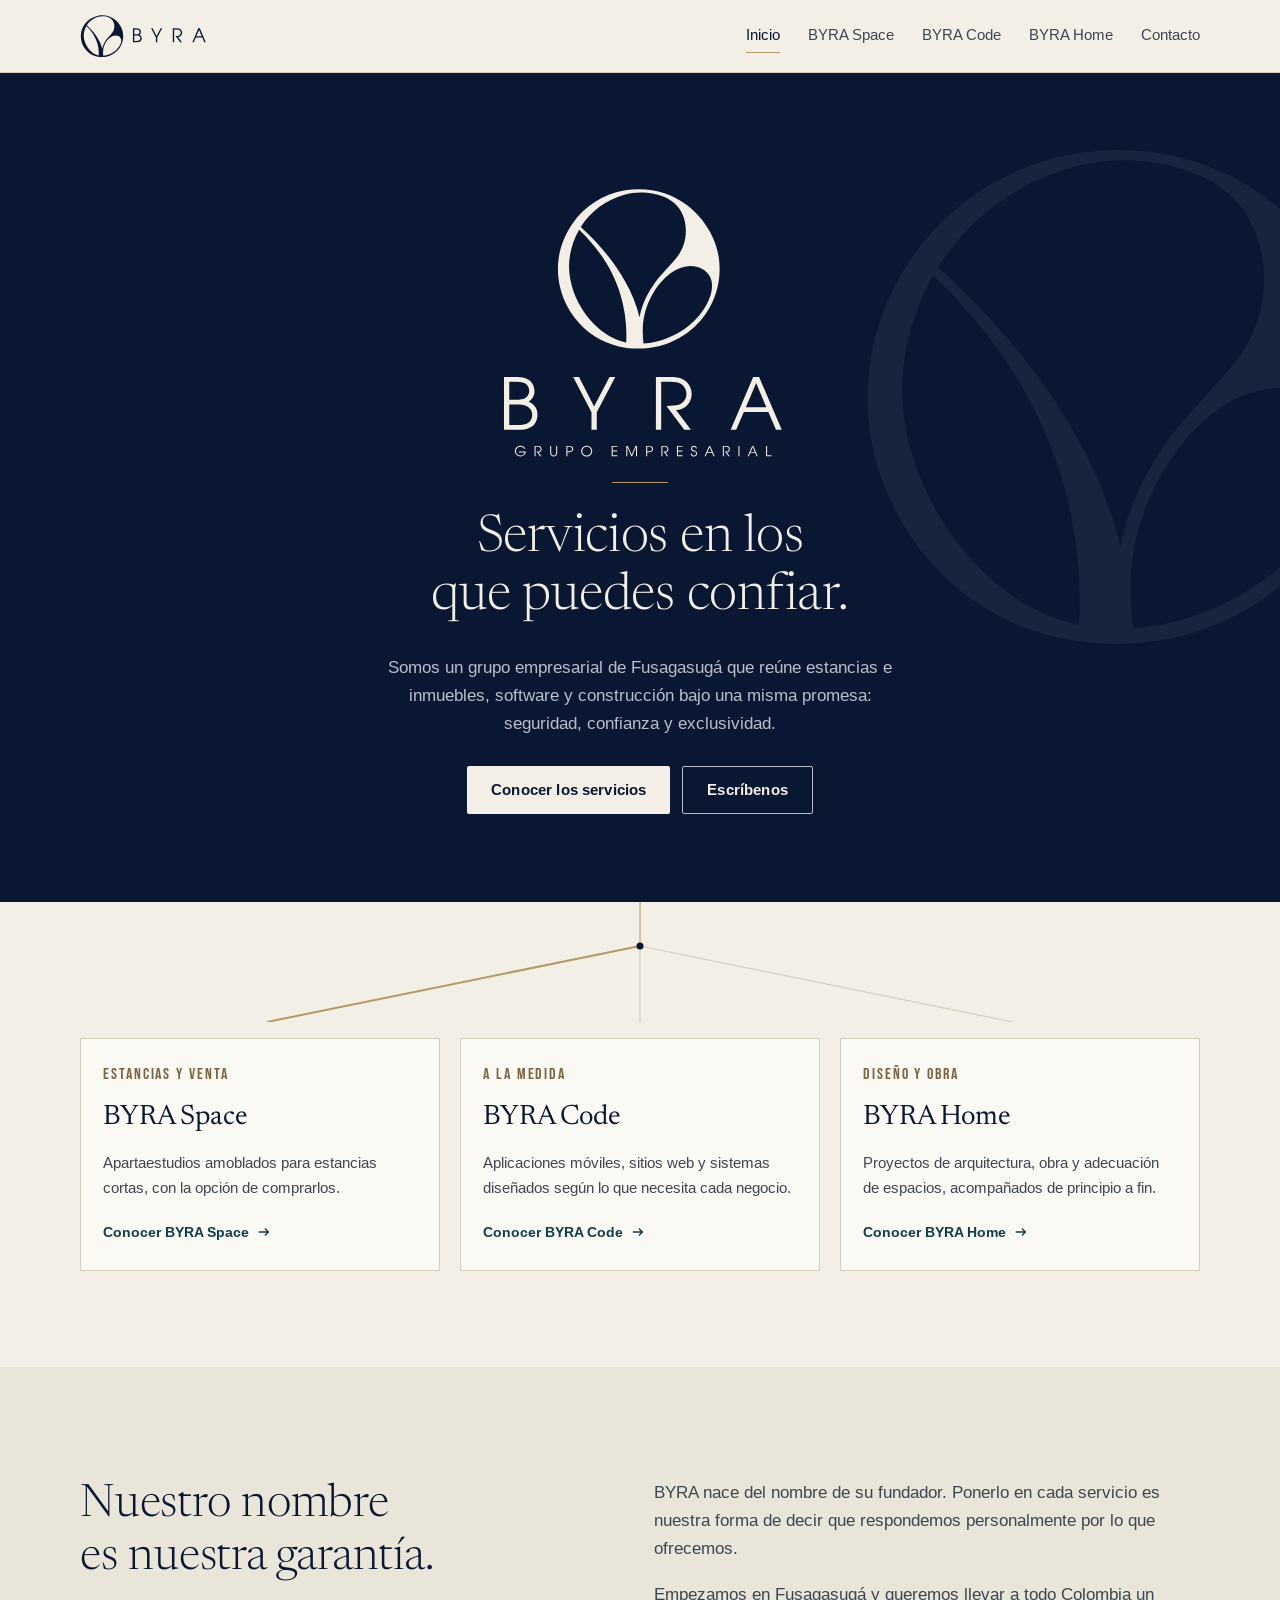
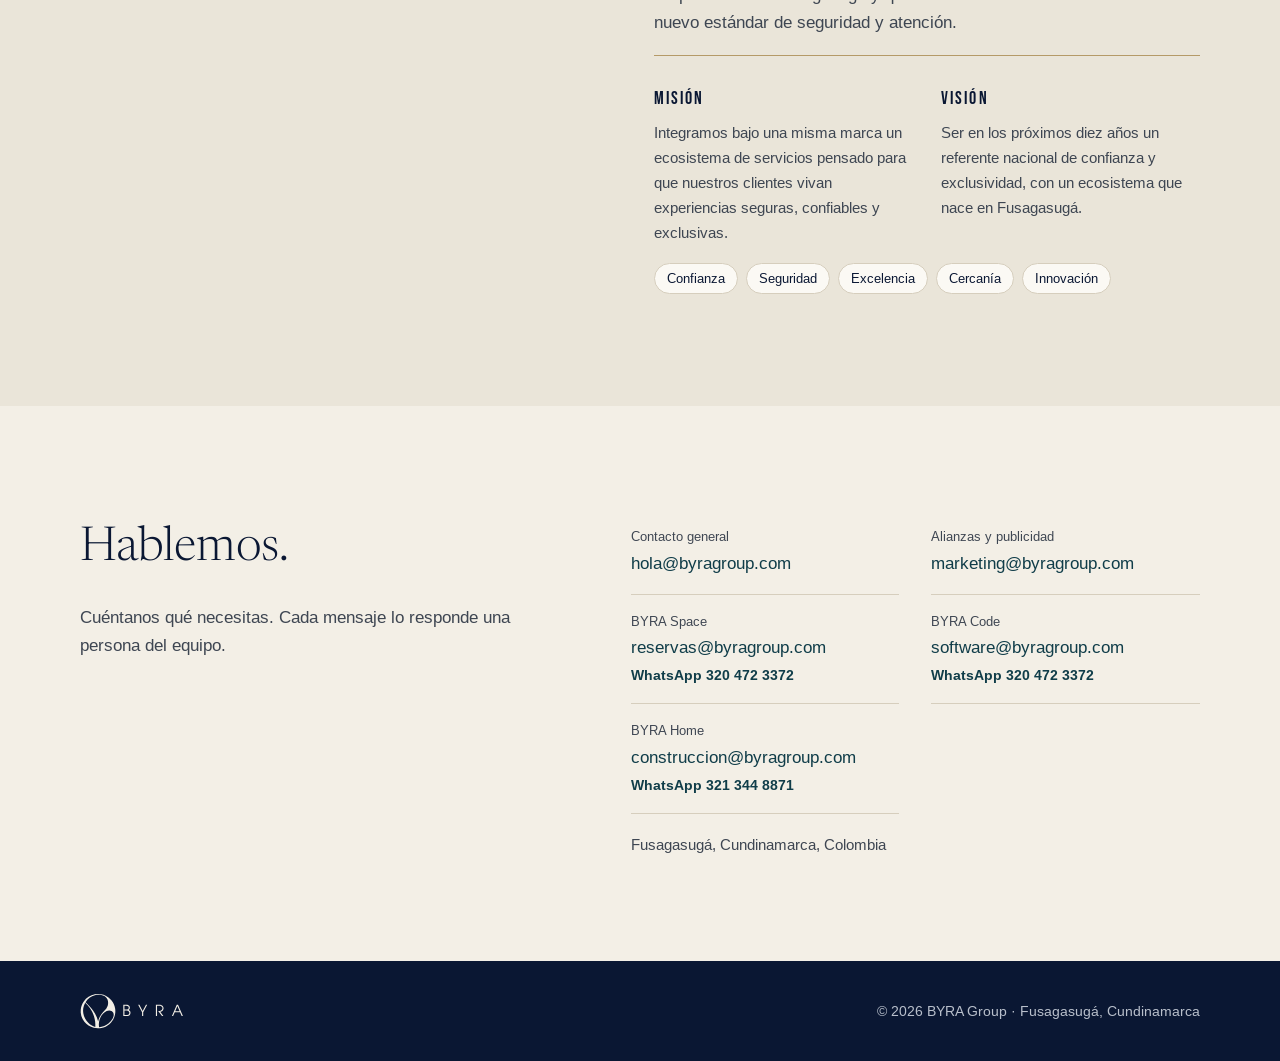
<file: index.html>
<!doctype html>
<html lang="es">
<head>
<meta charset="utf-8">
<meta name="viewport" content="width=device-width, initial-scale=1, viewport-fit=cover">
<title>BYRA Group</title>
<meta name="description" content="BYRA es un grupo empresarial de Fusagasugá que reúne estancias e inmuebles, software y construcción.">
<meta name="theme-color" content="#0A1733">
<link rel="preconnect" href="https://fonts.googleapis.com"><link rel="preconnect" href="https://fonts.gstatic.com" crossorigin><link rel="stylesheet" href="https://fonts.googleapis.com/css2?family=Arimo:wght@400;700&family=Bebas+Neue&family=Jost:wght@400&family=Newsreader:opsz,wght@6..72,300;6..72,400&display=swap">
<link rel="stylesheet" href="styles.css">
</head>
<body>
<svg width="0" height="0" style="position:absolute" aria-hidden="true"><defs><g id="lg-emb"><path d="M 796.76 626.03 C 808.17 616.90 817.67 605.66 824.49 592.77 C 831.28 579.93 835.85 563.07 827.92 550.09 C 825.17 545.57 821.29 542.13 816.61 539.66 C 805.89 534 793.20 534.84 782.09 539.36 C 762.48 547.34 747.18 566.91 738.17 585.65 C 727.58 607.64 725.42 629.05 728.33 653.06 C 753.12 651.54 777.64 641.33 796.76 626.03 M 702.11 651.35 C 703.45 626.67 700.41 602.04 693.21 578.37 C 686.57 556.89 676.49 536.66 663.49 518.34 C 653.83 504.71 642.96 492.12 630.79 480.66 C 623.72 492.98 619.22 506.08 616.97 519.87 C 615.07 531.45 615.15 543.01 617.23 554.55 C 621.73 579.94 634.63 604.17 652.47 622.64 C 665.77 636.42 682.97 647.55 702.11 651.35 M 754.71 549.62 L 767.34 535.57 C 771.75 530.68 776.13 525.99 780.05 520.69 C 788.53 509.23 792.73 495.27 792.40 481.00 C 792.05 465.87 786.72 450.78 775.18 440.79 C 763.93 431.04 748.50 426.44 733.80 424.91 C 722.06 423.67 710.53 424.55 699.14 427.66 C 672.06 435.07 648.18 452.72 633.26 476.47 L 642.50 485.35 C 653.05 495.48 662.88 506.24 672.18 517.60 C 682.79 530.57 692.30 544.33 700.54 558.92 C 710.19 576.01 717.88 594.16 722.22 613.28 C 723.42 607.81 724.51 602.90 726.25 597.82 C 731.53 581.44 743.25 562.37 754.71 549.62 M 745.11 658.27 C 727.09 661.74 708.60 661.39 690.88 657.29 C 664.65 651.22 641.43 636.31 624.92 615.10 C 615.25 602.67 607.83 588.62 603.47 573.41 C 599.10 558.19 597.60 542.32 599.51 526.56 C 601.90 506.73 609.31 487.80 620.67 471.53 C 639.08 445.14 667.01 427.23 698.66 421.46 C 732.63 415.26 767.45 422.68 794.88 444.01 C 811.19 456.70 824.35 473.14 833.00 491.93 C 837.54 501.80 840.64 512.25 842.23 522.84 C 848.37 563.84 832.55 605.10 800.88 631.68 C 784.93 645.07 765.88 654.28 745.11 658.27 "/></g><g id="lg-byra"><path transform="translate(891.63 574.51)" d="M 58.68 -22.87 C 58.68 -19.13 57.89 -15.59 56.31 -12.25 C 54.72 -8.90 52.46 -6.29 49.51 -4.42 C 46.56 -2.61 43.63 -1.42 40.71 -0.85 C 37.81 -0.28 34.23 0 29.98 0 L 7.98 0 L 7.98 -79.82 L 28.04 -79.82 C 40.70 -79.82 48.86 -75.47 52.53 -66.78 C 53.61 -64.18 54.15 -61.45 54.15 -58.57 C 54.15 -55.11 53.43 -52.14 52 -49.67 C 50.56 -47.19 48.36 -44.80 45.42 -42.5 C 49.51 -40.84 52.75 -38.25 55.12 -34.73 C 57.5 -31.21 58.68 -27.25 58.68 -22.87 Z M 46.17 -58.90 C 46.17 -62.20 45.05 -65.11 42.82 -67.64 C 40.02 -70.94 34.62 -72.59 26.64 -72.59 L 15.96 -72.59 L 15.96 -45.42 L 26 -45.42 C 32.32 -45.42 36.89 -46.17 39.70 -47.68 C 41.71 -48.75 43.28 -50.32 44.43 -52.37 C 45.59 -54.42 46.17 -56.60 46.17 -58.90 Z M 48.48 -14.67 C 49.96 -17.19 50.70 -19.92 50.70 -22.87 C 50.70 -25.82 49.83 -28.51 48.10 -30.95 C 46.37 -33.39 44.11 -35.20 41.31 -36.35 C 38.28 -37.57 33.11 -38.18 25.78 -38.18 L 15.96 -38.18 L 15.96 -7.23 L 27.18 -7.23 C 34.09 -7.23 39.12 -7.91 42.28 -9.28 C 44.94 -10.35 47.01 -12.14 48.48 -14.67 Z M 48.48 -14.67 "/><path transform="translate(1004.25 574.51)" d="M 63.85 -79.82 L 35.81 -26.64 L 35.81 0 L 27.82 0 L 27.82 -26.64 L 0.10 -79.82 L 8.95 -79.82 L 31.71 -35.06 L 55.12 -79.82 Z M 63.85 -79.82 "/><path transform="translate(1122.05 574.51)" d="M 61.70 -54.04 C 61.70 -47.35 59.43 -41.75 54.90 -37.21 C 50.37 -32.68 44.72 -30.20 37.96 -29.78 L 60.51 0 L 50.48 0 L 23.40 -36.14 C 32.32 -36.14 38.03 -36.53 40.56 -37.32 C 44.51 -38.54 47.70 -40.64 50.10 -43.62 C 52.51 -46.61 53.71 -50.16 53.71 -54.26 C 53.71 -57.35 52.92 -60.32 51.34 -63.15 C 49.75 -66 47.64 -68.14 44.98 -69.57 C 41.24 -71.58 36.06 -72.59 29.45 -72.59 L 15.53 -72.59 L 15.53 0 L 7.54 0 L 7.54 -79.82 L 27.82 -79.82 C 36.74 -79.82 43.28 -78.82 47.46 -76.81 C 51.92 -74.65 55.41 -71.56 57.92 -67.53 C 60.44 -63.5 61.70 -59.00 61.70 -54.04 Z M 61.70 -54.04 "/><path transform="translate(1241.47 574.51)" d="M 78.64 0 L 69.90 0 L 58.35 -26.85 L 21.25 -26.85 L 9.59 0 L 1.29 0 L 35.39 -79.82 L 44.34 -79.82 Z M 55.23 -34.09 L 39.90 -70.76 L 24.26 -34.09 Z M 55.23 -34.09 "/></g><g id="lg-desc"><path transform="translate(915.29 614.70)" d="M 17.56 -7.21 C 17.39 -5.08 16.50 -3.29 14.90 -1.85 C 13.30 -0.42 11.42 0.28 9.26 0.28 C 7.79 0.28 6.41 -0.07 5.12 -0.79 C 3.83 -1.51 2.79 -2.5 2.01 -3.75 C 1.23 -5.00 0.84 -6.37 0.84 -7.84 C 0.84 -10.11 1.67 -12.03 3.32 -13.60 C 4.99 -15.19 6.96 -15.98 9.25 -15.98 C 10.47 -15.98 11.64 -15.72 12.76 -15.21 C 13.89 -14.71 14.85 -14.00 15.65 -13.09 C 16.11 -12.58 16.45 -12.05 16.67 -11.51 L 14.85 -11.51 C 14.31 -12.45 13.53 -13.19 12.5 -13.73 C 11.46 -14.28 10.39 -14.56 9.26 -14.56 C 7.39 -14.56 5.78 -13.90 4.43 -12.59 C 3.09 -11.28 2.42 -9.69 2.42 -7.82 C 2.42 -5.94 3.09 -4.35 4.45 -3.06 C 5.81 -1.78 7.44 -1.14 9.34 -1.14 C 10.75 -1.14 12.07 -1.57 13.31 -2.45 C 14.55 -3.33 15.34 -4.45 15.68 -5.79 L 6.92 -5.79 L 6.92 -7.21 Z M 17.56 -7.21 "/><path transform="translate(944.41 614.70)" d="M 12.14 -10.62 C 12.14 -9.31 11.69 -8.20 10.79 -7.31 C 9.91 -6.42 8.80 -5.94 7.46 -5.85 L 11.90 0 L 9.93 0 L 4.60 -7.10 C 6.35 -7.10 7.48 -7.18 7.98 -7.34 C 8.75 -7.58 9.37 -7.99 9.84 -8.57 C 10.32 -9.17 10.56 -9.86 10.56 -10.67 C 10.56 -11.27 10.40 -11.85 10.09 -12.42 C 9.78 -12.98 9.37 -13.40 8.84 -13.68 C 8.11 -14.08 7.09 -14.28 5.79 -14.28 L 3.06 -14.28 L 3.06 0 L 1.48 0 L 1.48 -15.70 L 5.46 -15.70 C 7.22 -15.70 8.51 -15.50 9.34 -15.10 C 10.21 -14.67 10.89 -14.07 11.39 -13.28 C 11.89 -12.48 12.14 -11.60 12.14 -10.62 Z M 12.14 -10.62 "/><path transform="translate(967.91 614.70)" d="M 12.28 -5.92 C 12.28 -4.58 12.08 -3.5 11.68 -2.65 C 11.25 -1.70 10.61 -0.97 9.78 -0.46 C 8.94 0.03 8 0.28 6.93 0.28 C 5.87 0.28 4.92 0.03 4.09 -0.46 C 3.25 -0.97 2.62 -1.70 2.18 -2.65 C 1.78 -3.5 1.59 -4.58 1.59 -5.92 L 1.59 -15.70 L 3.15 -15.70 L 3.15 -5.92 C 3.15 -4.66 3.33 -3.71 3.68 -3.07 C 4.39 -1.78 5.47 -1.14 6.93 -1.14 C 8.39 -1.14 9.47 -1.78 10.18 -3.07 C 10.53 -3.71 10.71 -4.66 10.71 -5.92 L 10.71 -15.70 L 12.28 -15.70 Z M 12.28 -5.92 "/><path transform="translate(992.42 614.70)" d="M 10.01 -14.79 C 11.31 -13.89 11.96 -12.64 11.96 -11.01 C 11.96 -9.39 11.31 -8.12 10.01 -7.23 C 9.11 -6.62 7.76 -6.32 5.96 -6.32 L 3.15 -6.32 L 3.15 0 L 1.59 0 L 1.59 -15.70 L 5.96 -15.70 C 7.76 -15.70 9.11 -15.39 10.01 -14.79 Z M 8.57 -8.14 C 9.78 -8.72 10.39 -9.67 10.39 -11 C 10.39 -12.33 9.78 -13.28 8.57 -13.87 C 8.00 -14.14 7.10 -14.28 5.87 -14.28 L 3.15 -14.28 L 3.15 -7.75 L 5.87 -7.75 C 7.10 -7.75 8.00 -7.87 8.57 -8.14 Z M 8.57 -8.14 "/><path transform="translate(1015.60 614.70)" d="M 15.06 -13.59 C 16.70 -12.00 17.53 -10.09 17.53 -7.84 C 17.53 -5.60 16.70 -3.68 15.06 -2.09 C 13.42 -0.50 11.47 0.28 9.20 0.28 C 6.98 0.28 5.04 -0.50 3.39 -2.07 C 1.73 -3.66 0.90 -5.55 0.90 -7.76 C 0.90 -10.04 1.71 -11.98 3.32 -13.57 C 4.95 -15.17 6.91 -15.98 9.20 -15.98 C 11.47 -15.98 13.42 -15.18 15.06 -13.59 Z M 13.95 -3.10 C 15.28 -4.42 15.95 -5.99 15.95 -7.82 C 15.95 -9.67 15.28 -11.25 13.96 -12.57 C 12.64 -13.89 11.05 -14.56 9.20 -14.56 C 7.33 -14.56 5.75 -13.89 4.43 -12.56 C 3.13 -11.22 2.48 -9.62 2.48 -7.76 C 2.48 -5.95 3.14 -4.39 4.48 -3.09 C 5.82 -1.78 7.39 -1.14 9.20 -1.14 C 11.04 -1.14 12.62 -1.79 13.95 -3.10 Z M 13.95 -3.10 "/><path transform="translate(1061.14 614.70)" d="M 10.07 0 L 1.48 0 L 1.48 -15.70 L 10.07 -15.70 L 10.07 -14.28 L 3.06 -14.28 L 3.06 -8.64 L 9.84 -8.64 L 9.84 -7.21 L 3.06 -7.21 L 3.06 -1.42 L 10.07 -1.42 Z M 10.07 0 "/><path transform="translate(1083.13 614.70)" d="M 17.89 0 L 16.31 0 L 16.31 -13.98 L 16.28 -13.98 L 10.39 0 L 9.06 0 L 3.21 -13.98 L 3.18 -13.98 L 3.18 0 L 1.60 0 L 1.60 -15.70 L 4.03 -15.70 L 9.73 -2.32 L 15.46 -15.70 L 17.89 -15.70 Z M 17.89 0 "/><path transform="translate(1113.25 614.70)" d="M 10.01 -14.79 C 11.31 -13.89 11.96 -12.64 11.96 -11.01 C 11.96 -9.39 11.31 -8.12 10.01 -7.23 C 9.11 -6.62 7.76 -6.32 5.96 -6.32 L 3.15 -6.32 L 3.15 0 L 1.59 0 L 1.59 -15.70 L 5.96 -15.70 C 7.76 -15.70 9.11 -15.39 10.01 -14.79 Z M 8.57 -8.14 C 9.78 -8.72 10.39 -9.67 10.39 -11 C 10.39 -12.33 9.78 -13.28 8.57 -13.87 C 8.00 -14.14 7.10 -14.28 5.87 -14.28 L 3.15 -14.28 L 3.15 -7.75 L 5.87 -7.75 C 7.10 -7.75 8.00 -7.87 8.57 -8.14 Z M 8.57 -8.14 "/><path transform="translate(1136.42 614.70)" d="M 12.14 -10.62 C 12.14 -9.31 11.69 -8.20 10.79 -7.31 C 9.91 -6.42 8.80 -5.94 7.46 -5.85 L 11.90 0 L 9.93 0 L 4.60 -7.10 C 6.35 -7.10 7.48 -7.18 7.98 -7.34 C 8.75 -7.58 9.37 -7.99 9.84 -8.57 C 10.32 -9.17 10.56 -9.86 10.56 -10.67 C 10.56 -11.27 10.40 -11.85 10.09 -12.42 C 9.78 -12.98 9.37 -13.40 8.84 -13.68 C 8.11 -14.08 7.09 -14.28 5.79 -14.28 L 3.06 -14.28 L 3.06 0 L 1.48 0 L 1.48 -15.70 L 5.46 -15.70 C 7.22 -15.70 8.51 -15.50 9.34 -15.10 C 10.21 -14.67 10.89 -14.07 11.39 -13.28 C 11.89 -12.48 12.14 -11.60 12.14 -10.62 Z M 12.14 -10.62 "/><path transform="translate(1159.92 614.70)" d="M 10.07 0 L 1.48 0 L 1.48 -15.70 L 10.07 -15.70 L 10.07 -14.28 L 3.06 -14.28 L 3.06 -8.64 L 9.84 -8.64 L 9.84 -7.21 L 3.06 -7.21 L 3.06 -1.42 L 10.07 -1.42 Z M 10.07 0 "/><path transform="translate(1181.90 614.70)" d="M 10.03 -4.32 C 10.03 -3.02 9.56 -1.92 8.64 -1.04 C 7.71 -0.16 6.60 0.28 5.31 0.28 C 3.90 0.28 2.75 -0.14 1.84 -1 C 0.93 -1.86 0.47 -2.99 0.46 -4.39 L 2.03 -4.39 C 2.07 -3.41 2.38 -2.62 2.96 -2.03 C 3.55 -1.43 4.33 -1.14 5.31 -1.14 C 6.18 -1.14 6.92 -1.44 7.54 -2.04 C 8.16 -2.64 8.46 -3.39 8.46 -4.26 C 8.46 -5.21 8.15 -5.92 7.53 -6.40 C 6.90 -6.88 6.05 -7.28 4.96 -7.62 C 4.31 -7.82 3.77 -8.00 3.35 -8.17 C 2.94 -8.34 2.52 -8.58 2.10 -8.89 C 1.69 -9.20 1.38 -9.59 1.18 -10.06 C 0.98 -10.53 0.89 -11.10 0.89 -11.75 C 0.89 -12.96 1.31 -13.97 2.17 -14.78 C 3.02 -15.58 4.07 -15.98 5.31 -15.98 C 6.51 -15.98 7.54 -15.57 8.39 -14.75 C 9.23 -13.93 9.65 -12.92 9.65 -11.71 L 8.07 -11.71 C 8.07 -12.47 7.80 -13.14 7.26 -13.70 C 6.72 -14.27 6.07 -14.56 5.31 -14.56 C 4.50 -14.56 3.83 -14.30 3.28 -13.78 C 2.73 -13.25 2.46 -12.60 2.46 -11.81 C 2.46 -11.51 2.5 -11.25 2.56 -11.01 C 2.63 -10.78 2.75 -10.57 2.93 -10.39 C 3.11 -10.21 3.26 -10.06 3.40 -9.93 C 3.53 -9.82 3.76 -9.69 4.07 -9.56 C 4.39 -9.43 4.60 -9.34 4.73 -9.29 C 4.86 -9.25 5.12 -9.17 5.5 -9.06 C 5.87 -8.95 6.10 -8.89 6.20 -8.87 C 8.75 -8.09 10.03 -6.57 10.03 -4.32 Z M 10.03 -4.32 "/><path transform="translate(1203.09 614.70)" d="M 15.46 0 L 13.75 0 L 11.48 -5.28 L 4.18 -5.28 L 1.89 0 L 0.25 0 L 6.95 -15.70 L 8.71 -15.70 Z M 10.85 -6.70 L 7.84 -13.92 L 4.78 -6.70 Z M 10.85 -6.70 "/><path transform="translate(1229.40 614.70)" d="M 12.14 -10.62 C 12.14 -9.31 11.69 -8.20 10.79 -7.31 C 9.91 -6.42 8.80 -5.94 7.46 -5.85 L 11.90 0 L 9.93 0 L 4.60 -7.10 C 6.35 -7.10 7.48 -7.18 7.98 -7.34 C 8.75 -7.58 9.37 -7.99 9.84 -8.57 C 10.32 -9.17 10.56 -9.86 10.56 -10.67 C 10.56 -11.27 10.40 -11.85 10.09 -12.42 C 9.78 -12.98 9.37 -13.40 8.84 -13.68 C 8.11 -14.08 7.09 -14.28 5.79 -14.28 L 3.06 -14.28 L 3.06 0 L 1.48 0 L 1.48 -15.70 L 5.46 -15.70 C 7.22 -15.70 8.51 -15.50 9.34 -15.10 C 10.21 -14.67 10.89 -14.07 11.39 -13.28 C 11.89 -12.48 12.14 -11.60 12.14 -10.62 Z M 12.14 -10.62 "/><path transform="translate(1252.90 614.70)" d="M 3.18 0 L 1.60 0 L 1.60 -15.70 L 3.18 -15.70 Z M 3.18 0 "/><path transform="translate(1268.31 614.70)" d="M 15.46 0 L 13.75 0 L 11.48 -5.28 L 4.18 -5.28 L 1.89 0 L 0.25 0 L 6.95 -15.70 L 8.71 -15.70 Z M 10.85 -6.70 L 7.84 -13.92 L 4.78 -6.70 Z M 10.85 -6.70 "/><path transform="translate(1294.62 614.70)" d="M 9.79 0 L 1.73 0 L 1.73 -15.70 L 3.31 -15.70 L 3.31 -1.42 L 9.79 -1.42 Z M 9.79 0 "/></g>
<symbol id="flecha" viewBox="0 0 16 16"><path d="M2 8 H13 M9 4 L13 8 L9 12" fill="none" stroke="currentColor" stroke-width="1.6"/></symbol>
</defs></svg>
<header class="band top"><div class="wrap">
<a class="marca" href="index.html" aria-label="BYRA Grupo Empresarial, ir al inicio"><svg class="logo-h" viewBox="594 412 732 254" fill="currentColor" role="img" aria-label="BYRA"><use href="#lg-emb"/><use href="#lg-byra"/></svg></a>
<nav aria-label="Principal"><a href="index.html" aria-current="page" class="opc">Inicio</a><a href="space.html">BYRA Space</a><a href="software.html">BYRA Code</a><a href="construccion.html">BYRA Home</a><a href="index.html#contacto">Contacto</a></nav>
</div></header>
<main>
<section class="band hero"><svg class="marca-agua" viewBox="596 414 254 249" fill="currentColor" aria-hidden="true"><use href="#lg-emb"/></svg>
<div class="wrap">
<div class="firma-lg"><svg viewBox="886 204 439 414" fill="currentColor" role="img" aria-label="BYRA Grupo Empresarial"><use href="#lg-emb" transform="translate(382.5 -209)"/><use href="#lg-byra"/><use href="#lg-desc"/></svg></div>
<h1>Servicios en los que puedes confiar.</h1>
<p>Somos un grupo empresarial de Fusagasugá que reúne estancias e inmuebles, software y construcción bajo una misma promesa: seguridad, confianza y exclusividad.</p>
<div class="ctas"><a class="btn btn-solid" href="#servicios">Conocer los servicios</a><a class="btn btn-line" href="#contacto">Escríbenos</a></div>
</div><div class="tronco" aria-hidden="true"></div></section>

<section class="band servicios" id="servicios" aria-labelledby="t-servicios"><div class="wrap">
<h2 id="t-servicios" class="sr">Servicios</h2>
<svg class="arbol" viewBox="0 0 1120 120" fill="none" aria-hidden="true">
<path class="t" d="M560 0 V44"/>
<path class="r" data-r="space" d="M560 44 L187 120"/><path class="r" data-r="software" d="M560 44 L560 120"/><path class="r" data-r="construccion" d="M560 44 L933 120"/>
<circle cx="560" cy="44" r="3.5" fill="var(--fg)"/></svg>
<div class="grid4">
<a class="svc" href="space.html" data-r="space"><span class="eyebrow">Estancias y venta</span><h3>BYRA Space</h3><p>Apartaestudios amoblados para estancias cortas, con la opción de comprarlos.</p><span class="mas">Conocer BYRA Space <svg aria-hidden="true"><use href="#flecha"/></svg></span></a>
<a class="svc" href="software.html" data-r="software"><span class="eyebrow">A la medida</span><h3>BYRA Code</h3><p>Aplicaciones móviles, sitios web y sistemas diseñados según lo que necesita cada negocio.</p><span class="mas">Conocer BYRA Code <svg aria-hidden="true"><use href="#flecha"/></svg></span></a>
<a class="svc" href="construccion.html" data-r="construccion"><span class="eyebrow">Diseño y obra</span><h3>BYRA Home</h3><p>Proyectos de arquitectura, obra y adecuación de espacios, acompañados de principio a fin.</p><span class="mas">Conocer BYRA Home <svg aria-hidden="true"><use href="#flecha"/></svg></span></a>
</div></div></section>

<section class="band alt" id="nosotros" aria-labelledby="t-nosotros"><div class="wrap dos-col">
<h2 id="t-nosotros">Nuestro nombre es nuestra garantía.</h2>
<div class="texto">
<p>BYRA nace del nombre de su fundador. Ponerlo en cada servicio es nuestra forma de decir que respondemos personalmente por lo que ofrecemos.</p>
<p>Empezamos en Fusagasugá y queremos llevar a todo Colombia un nuevo estándar de seguridad y atención.</p>
<div class="mv"><div><h3>Misión</h3><p>Integramos bajo una misma marca un ecosistema de servicios pensado para que nuestros clientes vivan experiencias seguras, confiables y exclusivas.</p></div>
<div><h3>Visión</h3><p>Ser en los próximos diez años un referente nacional de confianza y exclusividad, con un ecosistema que nace en Fusagasugá.</p></div></div>
<div class="valores" aria-label="Valores"><span>Confianza</span><span>Seguridad</span><span>Excelencia</span><span>Cercanía</span><span>Innovación</span></div>
</div></div></section>

<section class="band contacto" id="contacto" aria-labelledby="t-contacto"><div class="wrap">
<div><h2 id="t-contacto">Hablemos.</h2><p class="muted">Cuéntanos qué necesitas. Cada mensaje lo responde una persona del equipo.</p></div>
<div class="correos"><div class="correo"><span>Contacto general</span><a href="mailto:hola@byragroup.com">hola@byragroup.com</a></div><div class="correo"><span>Alianzas y publicidad</span><a href="mailto:marketing@byragroup.com">marketing@byragroup.com</a></div><div class="correo"><span>BYRA Space</span><a href="mailto:reservas@byragroup.com">reservas@byragroup.com</a><a class="wa" href="https://wa.me/573204723372?text=Hola%2C%20quiero%20informaci%C3%B3n%20sobre%20BYRA%20Space." target="_blank" rel="noopener">WhatsApp 320 472 3372</a></div><div class="correo"><span>BYRA Code</span><a href="mailto:software@byragroup.com">software@byragroup.com</a><a class="wa" href="https://wa.me/573204723372?text=Hola%2C%20quiero%20informaci%C3%B3n%20sobre%20BYRA%20Code." target="_blank" rel="noopener">WhatsApp 320 472 3372</a></div><div class="correo"><span>BYRA Home</span><a href="mailto:construccion@byragroup.com">construccion@byragroup.com</a><a class="wa" href="https://wa.me/573213448871?text=Hola%2C%20quiero%20informaci%C3%B3n%20sobre%20BYRA%20Home." target="_blank" rel="noopener">WhatsApp 321 344 8871</a></div><p class="lugar">Fusagasugá, Cundinamarca, Colombia</p></div>
</div></section>
</main>
<footer class="band pie"><div class="wrap"><span class="marca"><svg class="logo-h" viewBox="594 412 732 254" fill="currentColor" role="img" aria-label="BYRA"><use href="#lg-emb"/><use href="#lg-byra"/></svg></span><span>© 2026 BYRA Group · Fusagasugá, Cundinamarca</span></div></footer>
<script>
(function(){
  var paths = document.querySelectorAll('.arbol path.r');
  function set(r){ paths.forEach(function(p){ p.classList.toggle('on', p.dataset.r === r); }); }
  document.querySelectorAll('.svc').forEach(function(c){
    c.addEventListener('mouseenter', function(){ set(c.dataset.r); });
    c.addEventListener('focus', function(){ set(c.dataset.r); });
    c.addEventListener('mouseleave', function(){ set('space'); });
    c.addEventListener('blur', function(){ set('space'); });
  });
  set('space');
})();
</script>
</body>
</html>
</file>
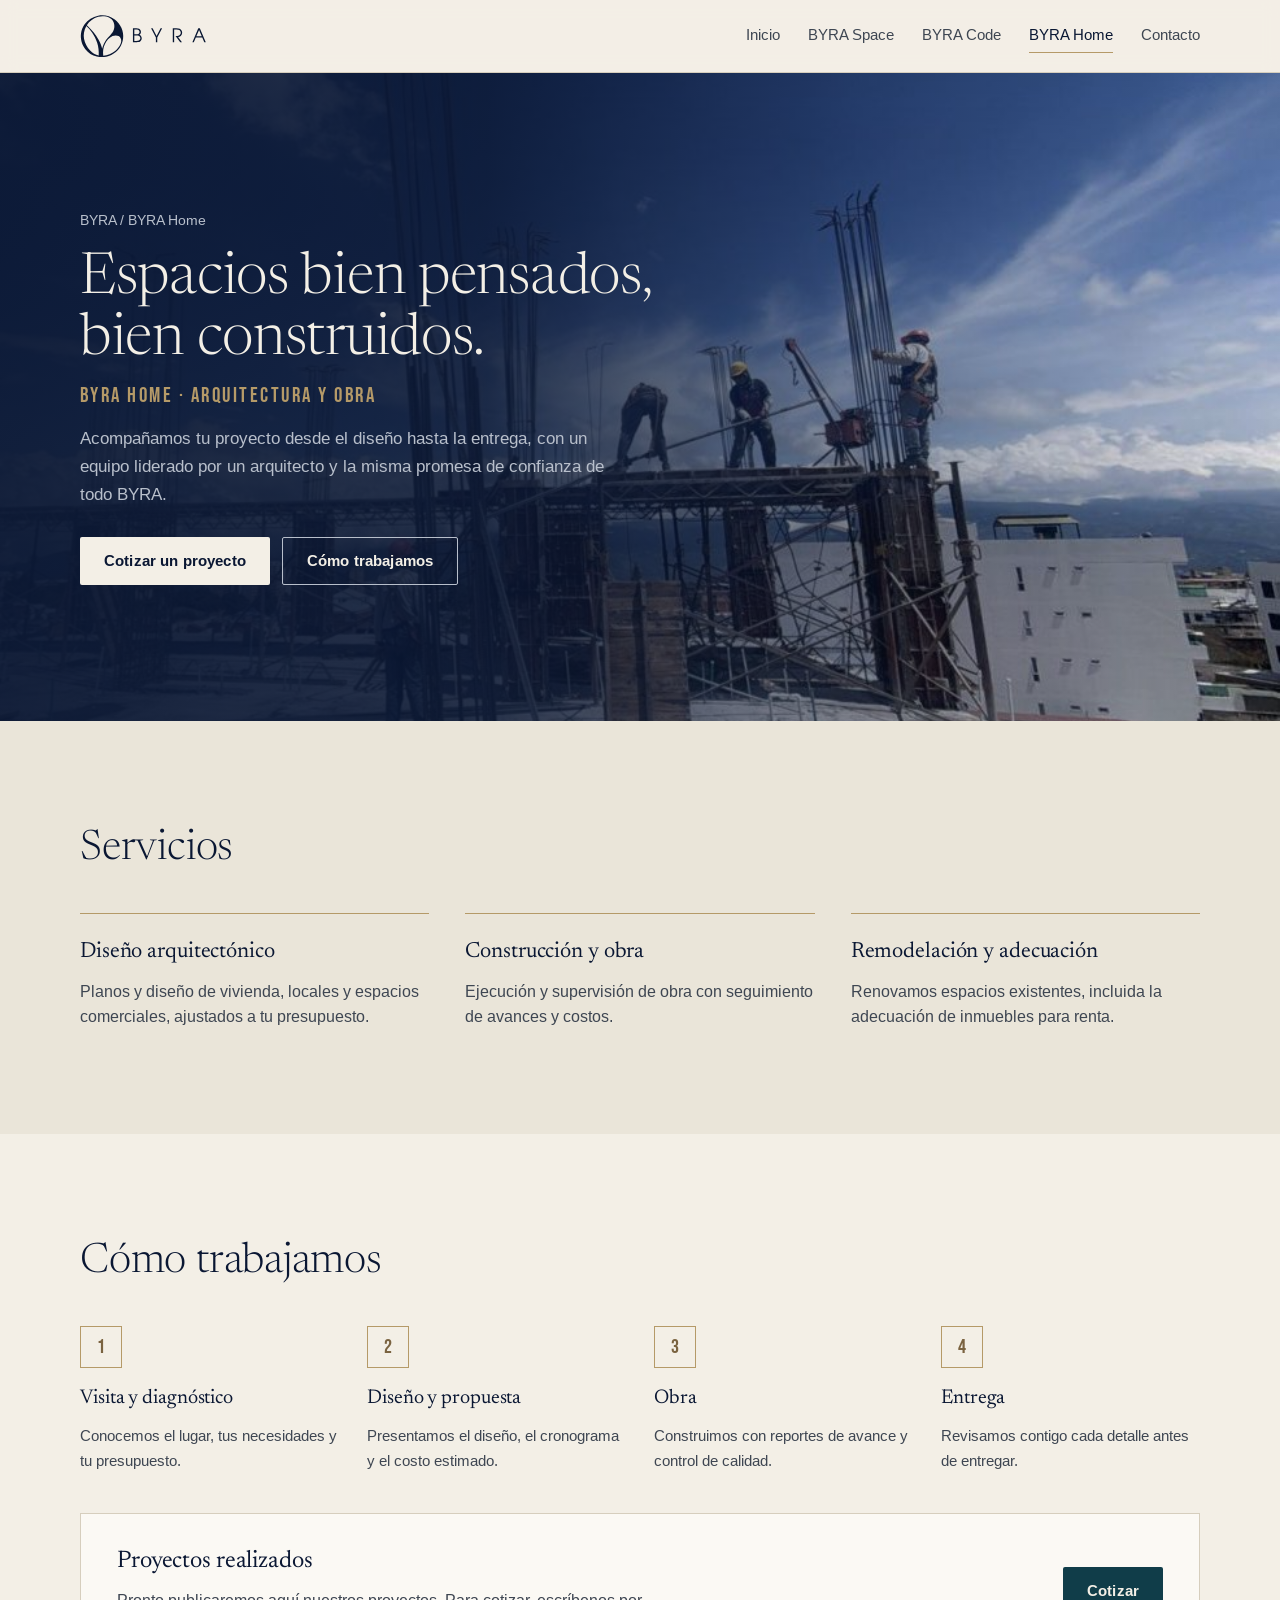
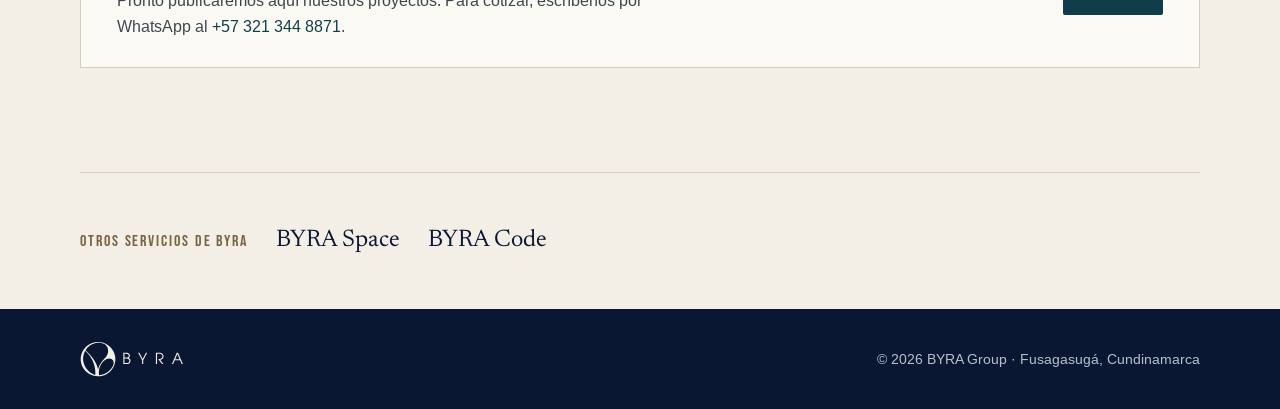
<file: construccion.html>
<!doctype html>
<html lang="es">
<head>
<meta charset="utf-8">
<meta name="viewport" content="width=device-width, initial-scale=1, viewport-fit=cover">
<title>BYRA Home</title>
<meta name="description" content="Diseño arquitectónico, construcción y remodelación en Fusagasugá.">
<meta name="theme-color" content="#0A1733">
<link rel="preconnect" href="https://fonts.googleapis.com"><link rel="preconnect" href="https://fonts.gstatic.com" crossorigin><link rel="stylesheet" href="https://fonts.googleapis.com/css2?family=Arimo:wght@400;700&family=Bebas+Neue&family=Jost:wght@400&family=Newsreader:opsz,wght@6..72,300;6..72,400&display=swap">
<link rel="stylesheet" href="styles.css">
</head>
<body>
<svg width="0" height="0" style="position:absolute" aria-hidden="true"><defs><g id="lg-emb"><path d="M 796.76 626.03 C 808.17 616.90 817.67 605.66 824.49 592.77 C 831.28 579.93 835.85 563.07 827.92 550.09 C 825.17 545.57 821.29 542.13 816.61 539.66 C 805.89 534 793.20 534.84 782.09 539.36 C 762.48 547.34 747.18 566.91 738.17 585.65 C 727.58 607.64 725.42 629.05 728.33 653.06 C 753.12 651.54 777.64 641.33 796.76 626.03 M 702.11 651.35 C 703.45 626.67 700.41 602.04 693.21 578.37 C 686.57 556.89 676.49 536.66 663.49 518.34 C 653.83 504.71 642.96 492.12 630.79 480.66 C 623.72 492.98 619.22 506.08 616.97 519.87 C 615.07 531.45 615.15 543.01 617.23 554.55 C 621.73 579.94 634.63 604.17 652.47 622.64 C 665.77 636.42 682.97 647.55 702.11 651.35 M 754.71 549.62 L 767.34 535.57 C 771.75 530.68 776.13 525.99 780.05 520.69 C 788.53 509.23 792.73 495.27 792.40 481.00 C 792.05 465.87 786.72 450.78 775.18 440.79 C 763.93 431.04 748.50 426.44 733.80 424.91 C 722.06 423.67 710.53 424.55 699.14 427.66 C 672.06 435.07 648.18 452.72 633.26 476.47 L 642.50 485.35 C 653.05 495.48 662.88 506.24 672.18 517.60 C 682.79 530.57 692.30 544.33 700.54 558.92 C 710.19 576.01 717.88 594.16 722.22 613.28 C 723.42 607.81 724.51 602.90 726.25 597.82 C 731.53 581.44 743.25 562.37 754.71 549.62 M 745.11 658.27 C 727.09 661.74 708.60 661.39 690.88 657.29 C 664.65 651.22 641.43 636.31 624.92 615.10 C 615.25 602.67 607.83 588.62 603.47 573.41 C 599.10 558.19 597.60 542.32 599.51 526.56 C 601.90 506.73 609.31 487.80 620.67 471.53 C 639.08 445.14 667.01 427.23 698.66 421.46 C 732.63 415.26 767.45 422.68 794.88 444.01 C 811.19 456.70 824.35 473.14 833.00 491.93 C 837.54 501.80 840.64 512.25 842.23 522.84 C 848.37 563.84 832.55 605.10 800.88 631.68 C 784.93 645.07 765.88 654.28 745.11 658.27 "/></g><g id="lg-byra"><path transform="translate(891.63 574.51)" d="M 58.68 -22.87 C 58.68 -19.13 57.89 -15.59 56.31 -12.25 C 54.72 -8.90 52.46 -6.29 49.51 -4.42 C 46.56 -2.61 43.63 -1.42 40.71 -0.85 C 37.81 -0.28 34.23 0 29.98 0 L 7.98 0 L 7.98 -79.82 L 28.04 -79.82 C 40.70 -79.82 48.86 -75.47 52.53 -66.78 C 53.61 -64.18 54.15 -61.45 54.15 -58.57 C 54.15 -55.11 53.43 -52.14 52 -49.67 C 50.56 -47.19 48.36 -44.80 45.42 -42.5 C 49.51 -40.84 52.75 -38.25 55.12 -34.73 C 57.5 -31.21 58.68 -27.25 58.68 -22.87 Z M 46.17 -58.90 C 46.17 -62.20 45.05 -65.11 42.82 -67.64 C 40.02 -70.94 34.62 -72.59 26.64 -72.59 L 15.96 -72.59 L 15.96 -45.42 L 26 -45.42 C 32.32 -45.42 36.89 -46.17 39.70 -47.68 C 41.71 -48.75 43.28 -50.32 44.43 -52.37 C 45.59 -54.42 46.17 -56.60 46.17 -58.90 Z M 48.48 -14.67 C 49.96 -17.19 50.70 -19.92 50.70 -22.87 C 50.70 -25.82 49.83 -28.51 48.10 -30.95 C 46.37 -33.39 44.11 -35.20 41.31 -36.35 C 38.28 -37.57 33.11 -38.18 25.78 -38.18 L 15.96 -38.18 L 15.96 -7.23 L 27.18 -7.23 C 34.09 -7.23 39.12 -7.91 42.28 -9.28 C 44.94 -10.35 47.01 -12.14 48.48 -14.67 Z M 48.48 -14.67 "/><path transform="translate(1004.25 574.51)" d="M 63.85 -79.82 L 35.81 -26.64 L 35.81 0 L 27.82 0 L 27.82 -26.64 L 0.10 -79.82 L 8.95 -79.82 L 31.71 -35.06 L 55.12 -79.82 Z M 63.85 -79.82 "/><path transform="translate(1122.05 574.51)" d="M 61.70 -54.04 C 61.70 -47.35 59.43 -41.75 54.90 -37.21 C 50.37 -32.68 44.72 -30.20 37.96 -29.78 L 60.51 0 L 50.48 0 L 23.40 -36.14 C 32.32 -36.14 38.03 -36.53 40.56 -37.32 C 44.51 -38.54 47.70 -40.64 50.10 -43.62 C 52.51 -46.61 53.71 -50.16 53.71 -54.26 C 53.71 -57.35 52.92 -60.32 51.34 -63.15 C 49.75 -66 47.64 -68.14 44.98 -69.57 C 41.24 -71.58 36.06 -72.59 29.45 -72.59 L 15.53 -72.59 L 15.53 0 L 7.54 0 L 7.54 -79.82 L 27.82 -79.82 C 36.74 -79.82 43.28 -78.82 47.46 -76.81 C 51.92 -74.65 55.41 -71.56 57.92 -67.53 C 60.44 -63.5 61.70 -59.00 61.70 -54.04 Z M 61.70 -54.04 "/><path transform="translate(1241.47 574.51)" d="M 78.64 0 L 69.90 0 L 58.35 -26.85 L 21.25 -26.85 L 9.59 0 L 1.29 0 L 35.39 -79.82 L 44.34 -79.82 Z M 55.23 -34.09 L 39.90 -70.76 L 24.26 -34.09 Z M 55.23 -34.09 "/></g><g id="lg-desc"><path transform="translate(915.29 614.70)" d="M 17.56 -7.21 C 17.39 -5.08 16.50 -3.29 14.90 -1.85 C 13.30 -0.42 11.42 0.28 9.26 0.28 C 7.79 0.28 6.41 -0.07 5.12 -0.79 C 3.83 -1.51 2.79 -2.5 2.01 -3.75 C 1.23 -5.00 0.84 -6.37 0.84 -7.84 C 0.84 -10.11 1.67 -12.03 3.32 -13.60 C 4.99 -15.19 6.96 -15.98 9.25 -15.98 C 10.47 -15.98 11.64 -15.72 12.76 -15.21 C 13.89 -14.71 14.85 -14.00 15.65 -13.09 C 16.11 -12.58 16.45 -12.05 16.67 -11.51 L 14.85 -11.51 C 14.31 -12.45 13.53 -13.19 12.5 -13.73 C 11.46 -14.28 10.39 -14.56 9.26 -14.56 C 7.39 -14.56 5.78 -13.90 4.43 -12.59 C 3.09 -11.28 2.42 -9.69 2.42 -7.82 C 2.42 -5.94 3.09 -4.35 4.45 -3.06 C 5.81 -1.78 7.44 -1.14 9.34 -1.14 C 10.75 -1.14 12.07 -1.57 13.31 -2.45 C 14.55 -3.33 15.34 -4.45 15.68 -5.79 L 6.92 -5.79 L 6.92 -7.21 Z M 17.56 -7.21 "/><path transform="translate(944.41 614.70)" d="M 12.14 -10.62 C 12.14 -9.31 11.69 -8.20 10.79 -7.31 C 9.91 -6.42 8.80 -5.94 7.46 -5.85 L 11.90 0 L 9.93 0 L 4.60 -7.10 C 6.35 -7.10 7.48 -7.18 7.98 -7.34 C 8.75 -7.58 9.37 -7.99 9.84 -8.57 C 10.32 -9.17 10.56 -9.86 10.56 -10.67 C 10.56 -11.27 10.40 -11.85 10.09 -12.42 C 9.78 -12.98 9.37 -13.40 8.84 -13.68 C 8.11 -14.08 7.09 -14.28 5.79 -14.28 L 3.06 -14.28 L 3.06 0 L 1.48 0 L 1.48 -15.70 L 5.46 -15.70 C 7.22 -15.70 8.51 -15.50 9.34 -15.10 C 10.21 -14.67 10.89 -14.07 11.39 -13.28 C 11.89 -12.48 12.14 -11.60 12.14 -10.62 Z M 12.14 -10.62 "/><path transform="translate(967.91 614.70)" d="M 12.28 -5.92 C 12.28 -4.58 12.08 -3.5 11.68 -2.65 C 11.25 -1.70 10.61 -0.97 9.78 -0.46 C 8.94 0.03 8 0.28 6.93 0.28 C 5.87 0.28 4.92 0.03 4.09 -0.46 C 3.25 -0.97 2.62 -1.70 2.18 -2.65 C 1.78 -3.5 1.59 -4.58 1.59 -5.92 L 1.59 -15.70 L 3.15 -15.70 L 3.15 -5.92 C 3.15 -4.66 3.33 -3.71 3.68 -3.07 C 4.39 -1.78 5.47 -1.14 6.93 -1.14 C 8.39 -1.14 9.47 -1.78 10.18 -3.07 C 10.53 -3.71 10.71 -4.66 10.71 -5.92 L 10.71 -15.70 L 12.28 -15.70 Z M 12.28 -5.92 "/><path transform="translate(992.42 614.70)" d="M 10.01 -14.79 C 11.31 -13.89 11.96 -12.64 11.96 -11.01 C 11.96 -9.39 11.31 -8.12 10.01 -7.23 C 9.11 -6.62 7.76 -6.32 5.96 -6.32 L 3.15 -6.32 L 3.15 0 L 1.59 0 L 1.59 -15.70 L 5.96 -15.70 C 7.76 -15.70 9.11 -15.39 10.01 -14.79 Z M 8.57 -8.14 C 9.78 -8.72 10.39 -9.67 10.39 -11 C 10.39 -12.33 9.78 -13.28 8.57 -13.87 C 8.00 -14.14 7.10 -14.28 5.87 -14.28 L 3.15 -14.28 L 3.15 -7.75 L 5.87 -7.75 C 7.10 -7.75 8.00 -7.87 8.57 -8.14 Z M 8.57 -8.14 "/><path transform="translate(1015.60 614.70)" d="M 15.06 -13.59 C 16.70 -12.00 17.53 -10.09 17.53 -7.84 C 17.53 -5.60 16.70 -3.68 15.06 -2.09 C 13.42 -0.50 11.47 0.28 9.20 0.28 C 6.98 0.28 5.04 -0.50 3.39 -2.07 C 1.73 -3.66 0.90 -5.55 0.90 -7.76 C 0.90 -10.04 1.71 -11.98 3.32 -13.57 C 4.95 -15.17 6.91 -15.98 9.20 -15.98 C 11.47 -15.98 13.42 -15.18 15.06 -13.59 Z M 13.95 -3.10 C 15.28 -4.42 15.95 -5.99 15.95 -7.82 C 15.95 -9.67 15.28 -11.25 13.96 -12.57 C 12.64 -13.89 11.05 -14.56 9.20 -14.56 C 7.33 -14.56 5.75 -13.89 4.43 -12.56 C 3.13 -11.22 2.48 -9.62 2.48 -7.76 C 2.48 -5.95 3.14 -4.39 4.48 -3.09 C 5.82 -1.78 7.39 -1.14 9.20 -1.14 C 11.04 -1.14 12.62 -1.79 13.95 -3.10 Z M 13.95 -3.10 "/><path transform="translate(1061.14 614.70)" d="M 10.07 0 L 1.48 0 L 1.48 -15.70 L 10.07 -15.70 L 10.07 -14.28 L 3.06 -14.28 L 3.06 -8.64 L 9.84 -8.64 L 9.84 -7.21 L 3.06 -7.21 L 3.06 -1.42 L 10.07 -1.42 Z M 10.07 0 "/><path transform="translate(1083.13 614.70)" d="M 17.89 0 L 16.31 0 L 16.31 -13.98 L 16.28 -13.98 L 10.39 0 L 9.06 0 L 3.21 -13.98 L 3.18 -13.98 L 3.18 0 L 1.60 0 L 1.60 -15.70 L 4.03 -15.70 L 9.73 -2.32 L 15.46 -15.70 L 17.89 -15.70 Z M 17.89 0 "/><path transform="translate(1113.25 614.70)" d="M 10.01 -14.79 C 11.31 -13.89 11.96 -12.64 11.96 -11.01 C 11.96 -9.39 11.31 -8.12 10.01 -7.23 C 9.11 -6.62 7.76 -6.32 5.96 -6.32 L 3.15 -6.32 L 3.15 0 L 1.59 0 L 1.59 -15.70 L 5.96 -15.70 C 7.76 -15.70 9.11 -15.39 10.01 -14.79 Z M 8.57 -8.14 C 9.78 -8.72 10.39 -9.67 10.39 -11 C 10.39 -12.33 9.78 -13.28 8.57 -13.87 C 8.00 -14.14 7.10 -14.28 5.87 -14.28 L 3.15 -14.28 L 3.15 -7.75 L 5.87 -7.75 C 7.10 -7.75 8.00 -7.87 8.57 -8.14 Z M 8.57 -8.14 "/><path transform="translate(1136.42 614.70)" d="M 12.14 -10.62 C 12.14 -9.31 11.69 -8.20 10.79 -7.31 C 9.91 -6.42 8.80 -5.94 7.46 -5.85 L 11.90 0 L 9.93 0 L 4.60 -7.10 C 6.35 -7.10 7.48 -7.18 7.98 -7.34 C 8.75 -7.58 9.37 -7.99 9.84 -8.57 C 10.32 -9.17 10.56 -9.86 10.56 -10.67 C 10.56 -11.27 10.40 -11.85 10.09 -12.42 C 9.78 -12.98 9.37 -13.40 8.84 -13.68 C 8.11 -14.08 7.09 -14.28 5.79 -14.28 L 3.06 -14.28 L 3.06 0 L 1.48 0 L 1.48 -15.70 L 5.46 -15.70 C 7.22 -15.70 8.51 -15.50 9.34 -15.10 C 10.21 -14.67 10.89 -14.07 11.39 -13.28 C 11.89 -12.48 12.14 -11.60 12.14 -10.62 Z M 12.14 -10.62 "/><path transform="translate(1159.92 614.70)" d="M 10.07 0 L 1.48 0 L 1.48 -15.70 L 10.07 -15.70 L 10.07 -14.28 L 3.06 -14.28 L 3.06 -8.64 L 9.84 -8.64 L 9.84 -7.21 L 3.06 -7.21 L 3.06 -1.42 L 10.07 -1.42 Z M 10.07 0 "/><path transform="translate(1181.90 614.70)" d="M 10.03 -4.32 C 10.03 -3.02 9.56 -1.92 8.64 -1.04 C 7.71 -0.16 6.60 0.28 5.31 0.28 C 3.90 0.28 2.75 -0.14 1.84 -1 C 0.93 -1.86 0.47 -2.99 0.46 -4.39 L 2.03 -4.39 C 2.07 -3.41 2.38 -2.62 2.96 -2.03 C 3.55 -1.43 4.33 -1.14 5.31 -1.14 C 6.18 -1.14 6.92 -1.44 7.54 -2.04 C 8.16 -2.64 8.46 -3.39 8.46 -4.26 C 8.46 -5.21 8.15 -5.92 7.53 -6.40 C 6.90 -6.88 6.05 -7.28 4.96 -7.62 C 4.31 -7.82 3.77 -8.00 3.35 -8.17 C 2.94 -8.34 2.52 -8.58 2.10 -8.89 C 1.69 -9.20 1.38 -9.59 1.18 -10.06 C 0.98 -10.53 0.89 -11.10 0.89 -11.75 C 0.89 -12.96 1.31 -13.97 2.17 -14.78 C 3.02 -15.58 4.07 -15.98 5.31 -15.98 C 6.51 -15.98 7.54 -15.57 8.39 -14.75 C 9.23 -13.93 9.65 -12.92 9.65 -11.71 L 8.07 -11.71 C 8.07 -12.47 7.80 -13.14 7.26 -13.70 C 6.72 -14.27 6.07 -14.56 5.31 -14.56 C 4.50 -14.56 3.83 -14.30 3.28 -13.78 C 2.73 -13.25 2.46 -12.60 2.46 -11.81 C 2.46 -11.51 2.5 -11.25 2.56 -11.01 C 2.63 -10.78 2.75 -10.57 2.93 -10.39 C 3.11 -10.21 3.26 -10.06 3.40 -9.93 C 3.53 -9.82 3.76 -9.69 4.07 -9.56 C 4.39 -9.43 4.60 -9.34 4.73 -9.29 C 4.86 -9.25 5.12 -9.17 5.5 -9.06 C 5.87 -8.95 6.10 -8.89 6.20 -8.87 C 8.75 -8.09 10.03 -6.57 10.03 -4.32 Z M 10.03 -4.32 "/><path transform="translate(1203.09 614.70)" d="M 15.46 0 L 13.75 0 L 11.48 -5.28 L 4.18 -5.28 L 1.89 0 L 0.25 0 L 6.95 -15.70 L 8.71 -15.70 Z M 10.85 -6.70 L 7.84 -13.92 L 4.78 -6.70 Z M 10.85 -6.70 "/><path transform="translate(1229.40 614.70)" d="M 12.14 -10.62 C 12.14 -9.31 11.69 -8.20 10.79 -7.31 C 9.91 -6.42 8.80 -5.94 7.46 -5.85 L 11.90 0 L 9.93 0 L 4.60 -7.10 C 6.35 -7.10 7.48 -7.18 7.98 -7.34 C 8.75 -7.58 9.37 -7.99 9.84 -8.57 C 10.32 -9.17 10.56 -9.86 10.56 -10.67 C 10.56 -11.27 10.40 -11.85 10.09 -12.42 C 9.78 -12.98 9.37 -13.40 8.84 -13.68 C 8.11 -14.08 7.09 -14.28 5.79 -14.28 L 3.06 -14.28 L 3.06 0 L 1.48 0 L 1.48 -15.70 L 5.46 -15.70 C 7.22 -15.70 8.51 -15.50 9.34 -15.10 C 10.21 -14.67 10.89 -14.07 11.39 -13.28 C 11.89 -12.48 12.14 -11.60 12.14 -10.62 Z M 12.14 -10.62 "/><path transform="translate(1252.90 614.70)" d="M 3.18 0 L 1.60 0 L 1.60 -15.70 L 3.18 -15.70 Z M 3.18 0 "/><path transform="translate(1268.31 614.70)" d="M 15.46 0 L 13.75 0 L 11.48 -5.28 L 4.18 -5.28 L 1.89 0 L 0.25 0 L 6.95 -15.70 L 8.71 -15.70 Z M 10.85 -6.70 L 7.84 -13.92 L 4.78 -6.70 Z M 10.85 -6.70 "/><path transform="translate(1294.62 614.70)" d="M 9.79 0 L 1.73 0 L 1.73 -15.70 L 3.31 -15.70 L 3.31 -1.42 L 9.79 -1.42 Z M 9.79 0 "/></g>
<symbol id="flecha" viewBox="0 0 16 16"><path d="M2 8 H13 M9 4 L13 8 L9 12" fill="none" stroke="currentColor" stroke-width="1.6"/></symbol>
</defs></svg>
<header class="band top"><div class="wrap">
<a class="marca" href="index.html" aria-label="BYRA Grupo Empresarial, ir al inicio"><svg class="logo-h" viewBox="594 412 732 254" fill="currentColor" role="img" aria-label="BYRA"><use href="#lg-emb"/><use href="#lg-byra"/></svg></a>
<nav aria-label="Principal"><a href="index.html" class="opc">Inicio</a><a href="space.html">BYRA Space</a><a href="software.html">BYRA Code</a><a href="construccion.html" aria-current="page">BYRA Home</a><a href="index.html#contacto">Contacto</a></nav>
</div></header>
<main>
<section class="band cabecera fondo" style="background-image: url('img/home.jpg')"><div class="wrap">
<div><p class="migas"><a href="index.html">BYRA</a> / BYRA Home</p>
<h1>Espacios bien pensados, bien construidos.<span>BYRA Home · Arquitectura y obra</span></h1>
<p class="lead">Acompañamos tu proyecto desde el diseño hasta la entrega, con un equipo liderado por un arquitecto y la misma promesa de confianza de todo BYRA.</p>
<div class="ctas"><a class="btn btn-solid" href="https://wa.me/573213448871?text=Hola%2C%20quiero%20cotizar%20un%20proyecto%20con%20BYRA%20Home." target="_blank" rel="noopener">Cotizar un proyecto</a><a class="btn btn-line" href="#proceso">Cómo trabajamos</a></div></div>

</div></section>
<section class="band seccion alt" aria-labelledby="t-serv"><div class="wrap">
<h2 id="t-serv">Servicios</h2>
<div class="feats">
<div class="feat"><h3>Diseño arquitectónico</h3><p>Planos y diseño de vivienda, locales y espacios comerciales, ajustados a tu presupuesto.</p></div>
<div class="feat"><h3>Construcción y obra</h3><p>Ejecución y supervisión de obra con seguimiento de avances y costos.</p></div>
<div class="feat"><h3>Remodelación y adecuación</h3><p>Renovamos espacios existentes, incluida la adecuación de inmuebles para renta.</p></div>
</div></div></section>
<section class="band seccion" id="proceso" aria-labelledby="t-proc"><div class="wrap">
<h2 id="t-proc">Cómo trabajamos</h2>
<ol class="pasos" style="--n:4">
<li><h3>Visita y diagnóstico</h3><p>Conocemos el lugar, tus necesidades y tu presupuesto.</p></li>
<li><h3>Diseño y propuesta</h3><p>Presentamos el diseño, el cronograma y el costo estimado.</p></li>
<li><h3>Obra</h3><p>Construimos con reportes de avance y control de calidad.</p></li>
<li><h3>Entrega</h3><p>Revisamos contigo cada detalle antes de entregar.</p></li>
</ol>
<div class="aviso"><div><h3>Proyectos realizados</h3><p>Pronto publicaremos aquí nuestros proyectos. Para cotizar, escríbenos por WhatsApp al <span class="mail">+57 321 344 8871</span>.</p></div><a class="btn btn-solid" href="https://wa.me/573213448871?text=Hola%2C%20quiero%20cotizar%20un%20proyecto%20con%20BYRA%20Home." target="_blank" rel="noopener">Cotizar</a></div>
</div></section>
<section class="band otros" aria-label="Otros servicios"><div class="wrap"><span class="eyebrow">Otros servicios de BYRA</span><a href="space.html">BYRA Space</a><a href="software.html">BYRA Code</a></div></section>
</main>
<footer class="band pie"><div class="wrap"><span class="marca"><svg class="logo-h" viewBox="594 412 732 254" fill="currentColor" role="img" aria-label="BYRA"><use href="#lg-emb"/><use href="#lg-byra"/></svg></span><span>© 2026 BYRA Group · Fusagasugá, Cundinamarca</span></div></footer>
</body>
</html>
</file>
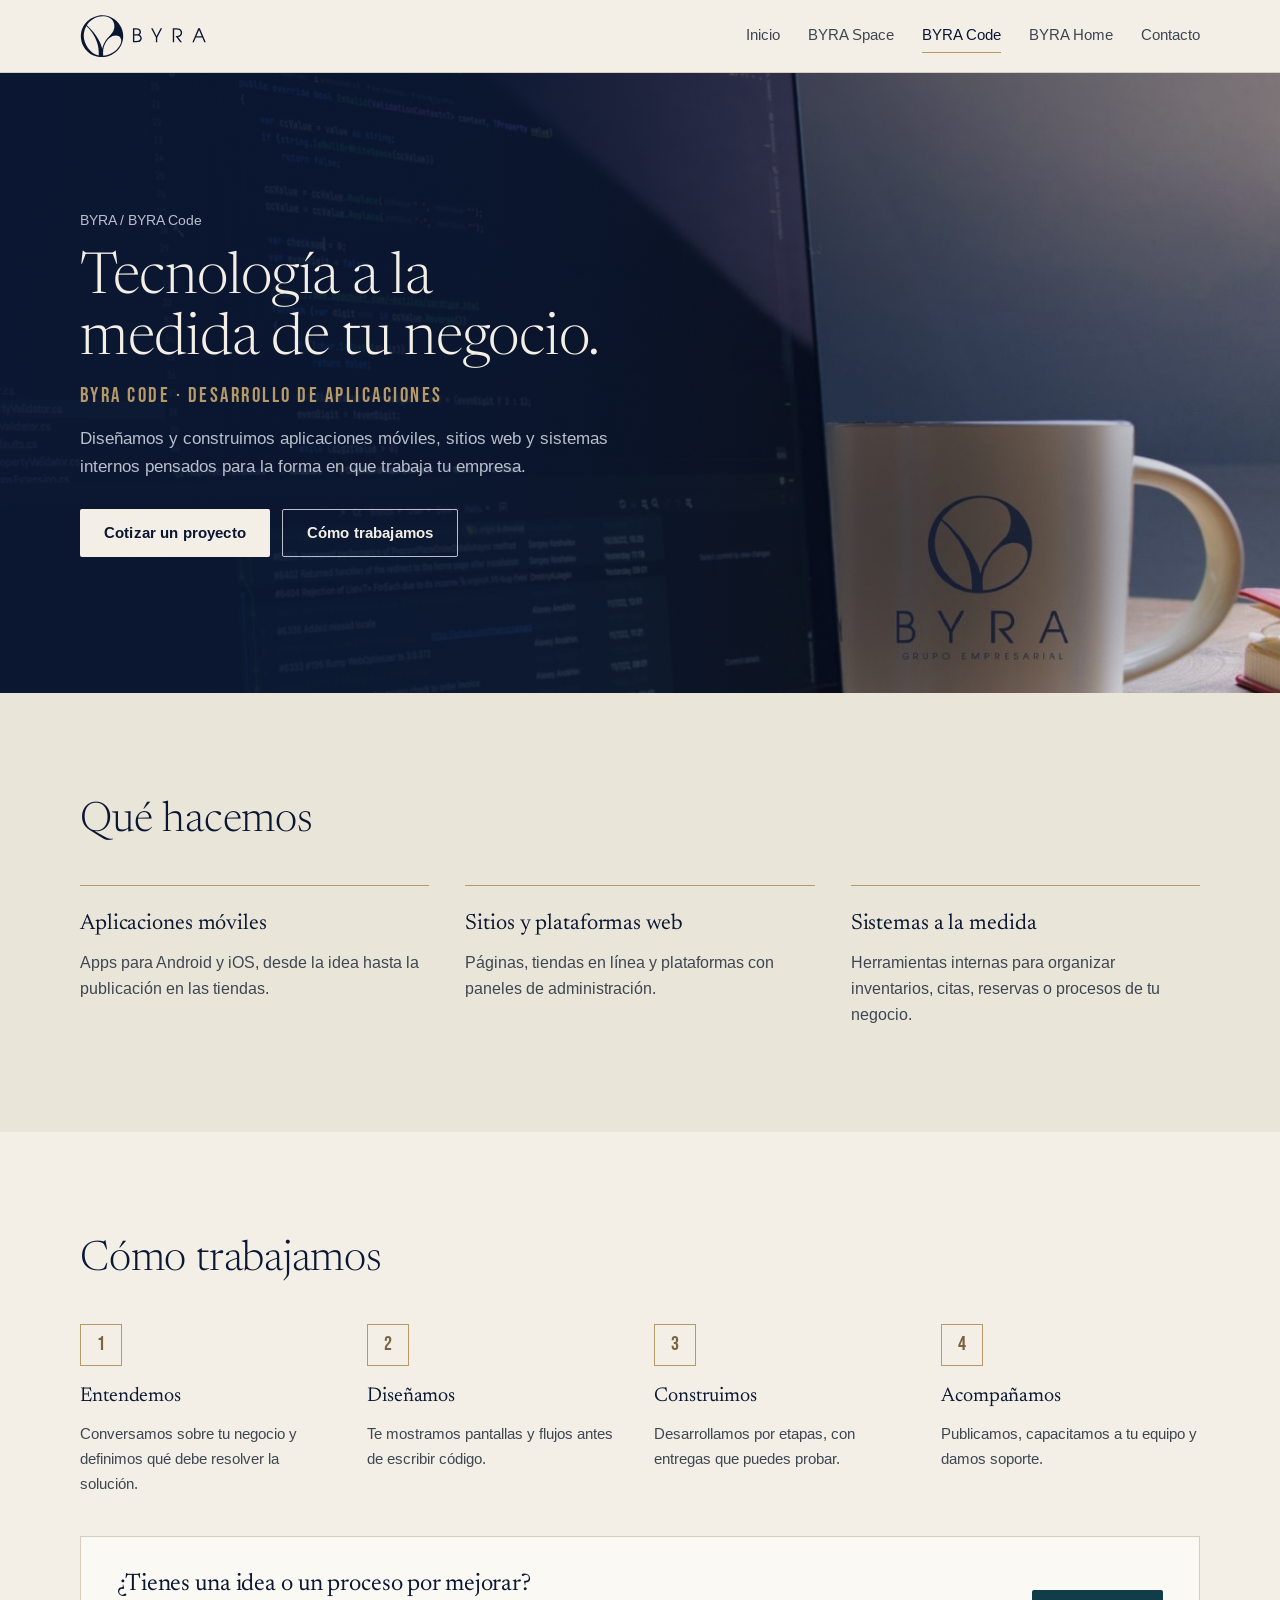
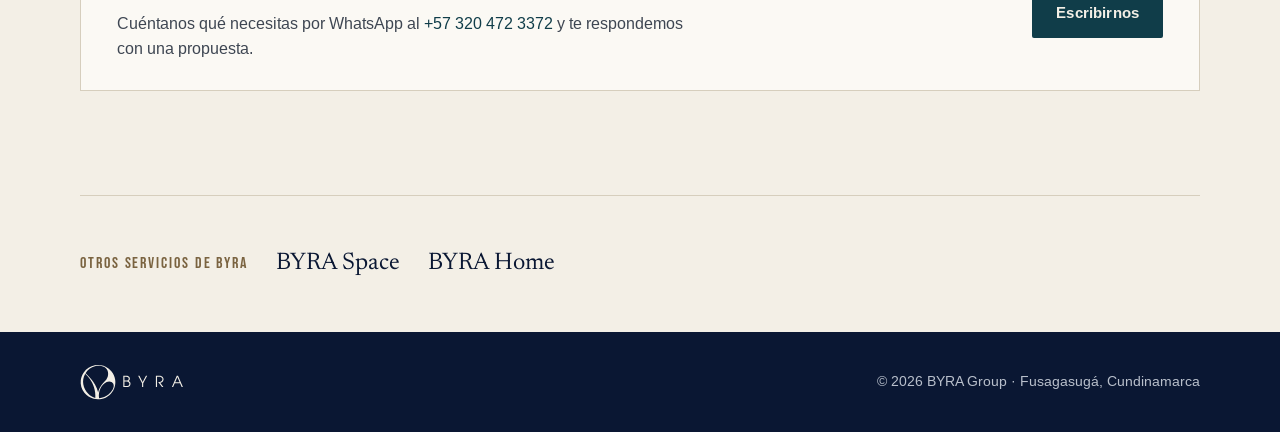
<file: software.html>
<!doctype html>
<html lang="es">
<head>
<meta charset="utf-8">
<meta name="viewport" content="width=device-width, initial-scale=1, viewport-fit=cover">
<title>BYRA Code</title>
<meta name="description" content="Desarrollo de aplicaciones móviles, sitios web y sistemas a la medida.">
<meta name="theme-color" content="#0A1733">
<link rel="preconnect" href="https://fonts.googleapis.com"><link rel="preconnect" href="https://fonts.gstatic.com" crossorigin><link rel="stylesheet" href="https://fonts.googleapis.com/css2?family=Arimo:wght@400;700&family=Bebas+Neue&family=Jost:wght@400&family=Newsreader:opsz,wght@6..72,300;6..72,400&display=swap">
<link rel="stylesheet" href="styles.css">
</head>
<body>
<svg width="0" height="0" style="position:absolute" aria-hidden="true"><defs><g id="lg-emb"><path d="M 796.76 626.03 C 808.17 616.90 817.67 605.66 824.49 592.77 C 831.28 579.93 835.85 563.07 827.92 550.09 C 825.17 545.57 821.29 542.13 816.61 539.66 C 805.89 534 793.20 534.84 782.09 539.36 C 762.48 547.34 747.18 566.91 738.17 585.65 C 727.58 607.64 725.42 629.05 728.33 653.06 C 753.12 651.54 777.64 641.33 796.76 626.03 M 702.11 651.35 C 703.45 626.67 700.41 602.04 693.21 578.37 C 686.57 556.89 676.49 536.66 663.49 518.34 C 653.83 504.71 642.96 492.12 630.79 480.66 C 623.72 492.98 619.22 506.08 616.97 519.87 C 615.07 531.45 615.15 543.01 617.23 554.55 C 621.73 579.94 634.63 604.17 652.47 622.64 C 665.77 636.42 682.97 647.55 702.11 651.35 M 754.71 549.62 L 767.34 535.57 C 771.75 530.68 776.13 525.99 780.05 520.69 C 788.53 509.23 792.73 495.27 792.40 481.00 C 792.05 465.87 786.72 450.78 775.18 440.79 C 763.93 431.04 748.50 426.44 733.80 424.91 C 722.06 423.67 710.53 424.55 699.14 427.66 C 672.06 435.07 648.18 452.72 633.26 476.47 L 642.50 485.35 C 653.05 495.48 662.88 506.24 672.18 517.60 C 682.79 530.57 692.30 544.33 700.54 558.92 C 710.19 576.01 717.88 594.16 722.22 613.28 C 723.42 607.81 724.51 602.90 726.25 597.82 C 731.53 581.44 743.25 562.37 754.71 549.62 M 745.11 658.27 C 727.09 661.74 708.60 661.39 690.88 657.29 C 664.65 651.22 641.43 636.31 624.92 615.10 C 615.25 602.67 607.83 588.62 603.47 573.41 C 599.10 558.19 597.60 542.32 599.51 526.56 C 601.90 506.73 609.31 487.80 620.67 471.53 C 639.08 445.14 667.01 427.23 698.66 421.46 C 732.63 415.26 767.45 422.68 794.88 444.01 C 811.19 456.70 824.35 473.14 833.00 491.93 C 837.54 501.80 840.64 512.25 842.23 522.84 C 848.37 563.84 832.55 605.10 800.88 631.68 C 784.93 645.07 765.88 654.28 745.11 658.27 "/></g><g id="lg-byra"><path transform="translate(891.63 574.51)" d="M 58.68 -22.87 C 58.68 -19.13 57.89 -15.59 56.31 -12.25 C 54.72 -8.90 52.46 -6.29 49.51 -4.42 C 46.56 -2.61 43.63 -1.42 40.71 -0.85 C 37.81 -0.28 34.23 0 29.98 0 L 7.98 0 L 7.98 -79.82 L 28.04 -79.82 C 40.70 -79.82 48.86 -75.47 52.53 -66.78 C 53.61 -64.18 54.15 -61.45 54.15 -58.57 C 54.15 -55.11 53.43 -52.14 52 -49.67 C 50.56 -47.19 48.36 -44.80 45.42 -42.5 C 49.51 -40.84 52.75 -38.25 55.12 -34.73 C 57.5 -31.21 58.68 -27.25 58.68 -22.87 Z M 46.17 -58.90 C 46.17 -62.20 45.05 -65.11 42.82 -67.64 C 40.02 -70.94 34.62 -72.59 26.64 -72.59 L 15.96 -72.59 L 15.96 -45.42 L 26 -45.42 C 32.32 -45.42 36.89 -46.17 39.70 -47.68 C 41.71 -48.75 43.28 -50.32 44.43 -52.37 C 45.59 -54.42 46.17 -56.60 46.17 -58.90 Z M 48.48 -14.67 C 49.96 -17.19 50.70 -19.92 50.70 -22.87 C 50.70 -25.82 49.83 -28.51 48.10 -30.95 C 46.37 -33.39 44.11 -35.20 41.31 -36.35 C 38.28 -37.57 33.11 -38.18 25.78 -38.18 L 15.96 -38.18 L 15.96 -7.23 L 27.18 -7.23 C 34.09 -7.23 39.12 -7.91 42.28 -9.28 C 44.94 -10.35 47.01 -12.14 48.48 -14.67 Z M 48.48 -14.67 "/><path transform="translate(1004.25 574.51)" d="M 63.85 -79.82 L 35.81 -26.64 L 35.81 0 L 27.82 0 L 27.82 -26.64 L 0.10 -79.82 L 8.95 -79.82 L 31.71 -35.06 L 55.12 -79.82 Z M 63.85 -79.82 "/><path transform="translate(1122.05 574.51)" d="M 61.70 -54.04 C 61.70 -47.35 59.43 -41.75 54.90 -37.21 C 50.37 -32.68 44.72 -30.20 37.96 -29.78 L 60.51 0 L 50.48 0 L 23.40 -36.14 C 32.32 -36.14 38.03 -36.53 40.56 -37.32 C 44.51 -38.54 47.70 -40.64 50.10 -43.62 C 52.51 -46.61 53.71 -50.16 53.71 -54.26 C 53.71 -57.35 52.92 -60.32 51.34 -63.15 C 49.75 -66 47.64 -68.14 44.98 -69.57 C 41.24 -71.58 36.06 -72.59 29.45 -72.59 L 15.53 -72.59 L 15.53 0 L 7.54 0 L 7.54 -79.82 L 27.82 -79.82 C 36.74 -79.82 43.28 -78.82 47.46 -76.81 C 51.92 -74.65 55.41 -71.56 57.92 -67.53 C 60.44 -63.5 61.70 -59.00 61.70 -54.04 Z M 61.70 -54.04 "/><path transform="translate(1241.47 574.51)" d="M 78.64 0 L 69.90 0 L 58.35 -26.85 L 21.25 -26.85 L 9.59 0 L 1.29 0 L 35.39 -79.82 L 44.34 -79.82 Z M 55.23 -34.09 L 39.90 -70.76 L 24.26 -34.09 Z M 55.23 -34.09 "/></g><g id="lg-desc"><path transform="translate(915.29 614.70)" d="M 17.56 -7.21 C 17.39 -5.08 16.50 -3.29 14.90 -1.85 C 13.30 -0.42 11.42 0.28 9.26 0.28 C 7.79 0.28 6.41 -0.07 5.12 -0.79 C 3.83 -1.51 2.79 -2.5 2.01 -3.75 C 1.23 -5.00 0.84 -6.37 0.84 -7.84 C 0.84 -10.11 1.67 -12.03 3.32 -13.60 C 4.99 -15.19 6.96 -15.98 9.25 -15.98 C 10.47 -15.98 11.64 -15.72 12.76 -15.21 C 13.89 -14.71 14.85 -14.00 15.65 -13.09 C 16.11 -12.58 16.45 -12.05 16.67 -11.51 L 14.85 -11.51 C 14.31 -12.45 13.53 -13.19 12.5 -13.73 C 11.46 -14.28 10.39 -14.56 9.26 -14.56 C 7.39 -14.56 5.78 -13.90 4.43 -12.59 C 3.09 -11.28 2.42 -9.69 2.42 -7.82 C 2.42 -5.94 3.09 -4.35 4.45 -3.06 C 5.81 -1.78 7.44 -1.14 9.34 -1.14 C 10.75 -1.14 12.07 -1.57 13.31 -2.45 C 14.55 -3.33 15.34 -4.45 15.68 -5.79 L 6.92 -5.79 L 6.92 -7.21 Z M 17.56 -7.21 "/><path transform="translate(944.41 614.70)" d="M 12.14 -10.62 C 12.14 -9.31 11.69 -8.20 10.79 -7.31 C 9.91 -6.42 8.80 -5.94 7.46 -5.85 L 11.90 0 L 9.93 0 L 4.60 -7.10 C 6.35 -7.10 7.48 -7.18 7.98 -7.34 C 8.75 -7.58 9.37 -7.99 9.84 -8.57 C 10.32 -9.17 10.56 -9.86 10.56 -10.67 C 10.56 -11.27 10.40 -11.85 10.09 -12.42 C 9.78 -12.98 9.37 -13.40 8.84 -13.68 C 8.11 -14.08 7.09 -14.28 5.79 -14.28 L 3.06 -14.28 L 3.06 0 L 1.48 0 L 1.48 -15.70 L 5.46 -15.70 C 7.22 -15.70 8.51 -15.50 9.34 -15.10 C 10.21 -14.67 10.89 -14.07 11.39 -13.28 C 11.89 -12.48 12.14 -11.60 12.14 -10.62 Z M 12.14 -10.62 "/><path transform="translate(967.91 614.70)" d="M 12.28 -5.92 C 12.28 -4.58 12.08 -3.5 11.68 -2.65 C 11.25 -1.70 10.61 -0.97 9.78 -0.46 C 8.94 0.03 8 0.28 6.93 0.28 C 5.87 0.28 4.92 0.03 4.09 -0.46 C 3.25 -0.97 2.62 -1.70 2.18 -2.65 C 1.78 -3.5 1.59 -4.58 1.59 -5.92 L 1.59 -15.70 L 3.15 -15.70 L 3.15 -5.92 C 3.15 -4.66 3.33 -3.71 3.68 -3.07 C 4.39 -1.78 5.47 -1.14 6.93 -1.14 C 8.39 -1.14 9.47 -1.78 10.18 -3.07 C 10.53 -3.71 10.71 -4.66 10.71 -5.92 L 10.71 -15.70 L 12.28 -15.70 Z M 12.28 -5.92 "/><path transform="translate(992.42 614.70)" d="M 10.01 -14.79 C 11.31 -13.89 11.96 -12.64 11.96 -11.01 C 11.96 -9.39 11.31 -8.12 10.01 -7.23 C 9.11 -6.62 7.76 -6.32 5.96 -6.32 L 3.15 -6.32 L 3.15 0 L 1.59 0 L 1.59 -15.70 L 5.96 -15.70 C 7.76 -15.70 9.11 -15.39 10.01 -14.79 Z M 8.57 -8.14 C 9.78 -8.72 10.39 -9.67 10.39 -11 C 10.39 -12.33 9.78 -13.28 8.57 -13.87 C 8.00 -14.14 7.10 -14.28 5.87 -14.28 L 3.15 -14.28 L 3.15 -7.75 L 5.87 -7.75 C 7.10 -7.75 8.00 -7.87 8.57 -8.14 Z M 8.57 -8.14 "/><path transform="translate(1015.60 614.70)" d="M 15.06 -13.59 C 16.70 -12.00 17.53 -10.09 17.53 -7.84 C 17.53 -5.60 16.70 -3.68 15.06 -2.09 C 13.42 -0.50 11.47 0.28 9.20 0.28 C 6.98 0.28 5.04 -0.50 3.39 -2.07 C 1.73 -3.66 0.90 -5.55 0.90 -7.76 C 0.90 -10.04 1.71 -11.98 3.32 -13.57 C 4.95 -15.17 6.91 -15.98 9.20 -15.98 C 11.47 -15.98 13.42 -15.18 15.06 -13.59 Z M 13.95 -3.10 C 15.28 -4.42 15.95 -5.99 15.95 -7.82 C 15.95 -9.67 15.28 -11.25 13.96 -12.57 C 12.64 -13.89 11.05 -14.56 9.20 -14.56 C 7.33 -14.56 5.75 -13.89 4.43 -12.56 C 3.13 -11.22 2.48 -9.62 2.48 -7.76 C 2.48 -5.95 3.14 -4.39 4.48 -3.09 C 5.82 -1.78 7.39 -1.14 9.20 -1.14 C 11.04 -1.14 12.62 -1.79 13.95 -3.10 Z M 13.95 -3.10 "/><path transform="translate(1061.14 614.70)" d="M 10.07 0 L 1.48 0 L 1.48 -15.70 L 10.07 -15.70 L 10.07 -14.28 L 3.06 -14.28 L 3.06 -8.64 L 9.84 -8.64 L 9.84 -7.21 L 3.06 -7.21 L 3.06 -1.42 L 10.07 -1.42 Z M 10.07 0 "/><path transform="translate(1083.13 614.70)" d="M 17.89 0 L 16.31 0 L 16.31 -13.98 L 16.28 -13.98 L 10.39 0 L 9.06 0 L 3.21 -13.98 L 3.18 -13.98 L 3.18 0 L 1.60 0 L 1.60 -15.70 L 4.03 -15.70 L 9.73 -2.32 L 15.46 -15.70 L 17.89 -15.70 Z M 17.89 0 "/><path transform="translate(1113.25 614.70)" d="M 10.01 -14.79 C 11.31 -13.89 11.96 -12.64 11.96 -11.01 C 11.96 -9.39 11.31 -8.12 10.01 -7.23 C 9.11 -6.62 7.76 -6.32 5.96 -6.32 L 3.15 -6.32 L 3.15 0 L 1.59 0 L 1.59 -15.70 L 5.96 -15.70 C 7.76 -15.70 9.11 -15.39 10.01 -14.79 Z M 8.57 -8.14 C 9.78 -8.72 10.39 -9.67 10.39 -11 C 10.39 -12.33 9.78 -13.28 8.57 -13.87 C 8.00 -14.14 7.10 -14.28 5.87 -14.28 L 3.15 -14.28 L 3.15 -7.75 L 5.87 -7.75 C 7.10 -7.75 8.00 -7.87 8.57 -8.14 Z M 8.57 -8.14 "/><path transform="translate(1136.42 614.70)" d="M 12.14 -10.62 C 12.14 -9.31 11.69 -8.20 10.79 -7.31 C 9.91 -6.42 8.80 -5.94 7.46 -5.85 L 11.90 0 L 9.93 0 L 4.60 -7.10 C 6.35 -7.10 7.48 -7.18 7.98 -7.34 C 8.75 -7.58 9.37 -7.99 9.84 -8.57 C 10.32 -9.17 10.56 -9.86 10.56 -10.67 C 10.56 -11.27 10.40 -11.85 10.09 -12.42 C 9.78 -12.98 9.37 -13.40 8.84 -13.68 C 8.11 -14.08 7.09 -14.28 5.79 -14.28 L 3.06 -14.28 L 3.06 0 L 1.48 0 L 1.48 -15.70 L 5.46 -15.70 C 7.22 -15.70 8.51 -15.50 9.34 -15.10 C 10.21 -14.67 10.89 -14.07 11.39 -13.28 C 11.89 -12.48 12.14 -11.60 12.14 -10.62 Z M 12.14 -10.62 "/><path transform="translate(1159.92 614.70)" d="M 10.07 0 L 1.48 0 L 1.48 -15.70 L 10.07 -15.70 L 10.07 -14.28 L 3.06 -14.28 L 3.06 -8.64 L 9.84 -8.64 L 9.84 -7.21 L 3.06 -7.21 L 3.06 -1.42 L 10.07 -1.42 Z M 10.07 0 "/><path transform="translate(1181.90 614.70)" d="M 10.03 -4.32 C 10.03 -3.02 9.56 -1.92 8.64 -1.04 C 7.71 -0.16 6.60 0.28 5.31 0.28 C 3.90 0.28 2.75 -0.14 1.84 -1 C 0.93 -1.86 0.47 -2.99 0.46 -4.39 L 2.03 -4.39 C 2.07 -3.41 2.38 -2.62 2.96 -2.03 C 3.55 -1.43 4.33 -1.14 5.31 -1.14 C 6.18 -1.14 6.92 -1.44 7.54 -2.04 C 8.16 -2.64 8.46 -3.39 8.46 -4.26 C 8.46 -5.21 8.15 -5.92 7.53 -6.40 C 6.90 -6.88 6.05 -7.28 4.96 -7.62 C 4.31 -7.82 3.77 -8.00 3.35 -8.17 C 2.94 -8.34 2.52 -8.58 2.10 -8.89 C 1.69 -9.20 1.38 -9.59 1.18 -10.06 C 0.98 -10.53 0.89 -11.10 0.89 -11.75 C 0.89 -12.96 1.31 -13.97 2.17 -14.78 C 3.02 -15.58 4.07 -15.98 5.31 -15.98 C 6.51 -15.98 7.54 -15.57 8.39 -14.75 C 9.23 -13.93 9.65 -12.92 9.65 -11.71 L 8.07 -11.71 C 8.07 -12.47 7.80 -13.14 7.26 -13.70 C 6.72 -14.27 6.07 -14.56 5.31 -14.56 C 4.50 -14.56 3.83 -14.30 3.28 -13.78 C 2.73 -13.25 2.46 -12.60 2.46 -11.81 C 2.46 -11.51 2.5 -11.25 2.56 -11.01 C 2.63 -10.78 2.75 -10.57 2.93 -10.39 C 3.11 -10.21 3.26 -10.06 3.40 -9.93 C 3.53 -9.82 3.76 -9.69 4.07 -9.56 C 4.39 -9.43 4.60 -9.34 4.73 -9.29 C 4.86 -9.25 5.12 -9.17 5.5 -9.06 C 5.87 -8.95 6.10 -8.89 6.20 -8.87 C 8.75 -8.09 10.03 -6.57 10.03 -4.32 Z M 10.03 -4.32 "/><path transform="translate(1203.09 614.70)" d="M 15.46 0 L 13.75 0 L 11.48 -5.28 L 4.18 -5.28 L 1.89 0 L 0.25 0 L 6.95 -15.70 L 8.71 -15.70 Z M 10.85 -6.70 L 7.84 -13.92 L 4.78 -6.70 Z M 10.85 -6.70 "/><path transform="translate(1229.40 614.70)" d="M 12.14 -10.62 C 12.14 -9.31 11.69 -8.20 10.79 -7.31 C 9.91 -6.42 8.80 -5.94 7.46 -5.85 L 11.90 0 L 9.93 0 L 4.60 -7.10 C 6.35 -7.10 7.48 -7.18 7.98 -7.34 C 8.75 -7.58 9.37 -7.99 9.84 -8.57 C 10.32 -9.17 10.56 -9.86 10.56 -10.67 C 10.56 -11.27 10.40 -11.85 10.09 -12.42 C 9.78 -12.98 9.37 -13.40 8.84 -13.68 C 8.11 -14.08 7.09 -14.28 5.79 -14.28 L 3.06 -14.28 L 3.06 0 L 1.48 0 L 1.48 -15.70 L 5.46 -15.70 C 7.22 -15.70 8.51 -15.50 9.34 -15.10 C 10.21 -14.67 10.89 -14.07 11.39 -13.28 C 11.89 -12.48 12.14 -11.60 12.14 -10.62 Z M 12.14 -10.62 "/><path transform="translate(1252.90 614.70)" d="M 3.18 0 L 1.60 0 L 1.60 -15.70 L 3.18 -15.70 Z M 3.18 0 "/><path transform="translate(1268.31 614.70)" d="M 15.46 0 L 13.75 0 L 11.48 -5.28 L 4.18 -5.28 L 1.89 0 L 0.25 0 L 6.95 -15.70 L 8.71 -15.70 Z M 10.85 -6.70 L 7.84 -13.92 L 4.78 -6.70 Z M 10.85 -6.70 "/><path transform="translate(1294.62 614.70)" d="M 9.79 0 L 1.73 0 L 1.73 -15.70 L 3.31 -15.70 L 3.31 -1.42 L 9.79 -1.42 Z M 9.79 0 "/></g>
<symbol id="flecha" viewBox="0 0 16 16"><path d="M2 8 H13 M9 4 L13 8 L9 12" fill="none" stroke="currentColor" stroke-width="1.6"/></symbol>
</defs></svg>
<header class="band top"><div class="wrap">
<a class="marca" href="index.html" aria-label="BYRA Grupo Empresarial, ir al inicio"><svg class="logo-h" viewBox="594 412 732 254" fill="currentColor" role="img" aria-label="BYRA"><use href="#lg-emb"/><use href="#lg-byra"/></svg></a>
<nav aria-label="Principal"><a href="index.html" class="opc">Inicio</a><a href="space.html">BYRA Space</a><a href="software.html" aria-current="page">BYRA Code</a><a href="construccion.html">BYRA Home</a><a href="index.html#contacto">Contacto</a></nav>
</div></header>
<main>
<section class="band cabecera fondo" style="background-image: url('img/code.jpg')"><div class="wrap">
<div><p class="migas"><a href="index.html">BYRA</a> / BYRA Code</p>
<h1>Tecnología a la medida de tu negocio.<span>BYRA Code · Desarrollo de aplicaciones</span></h1>
<p class="lead">Diseñamos y construimos aplicaciones móviles, sitios web y sistemas internos pensados para la forma en que trabaja tu empresa.</p>
<div class="ctas"><a class="btn btn-solid" href="https://wa.me/573204723372?text=Hola%2C%20quiero%20cotizar%20un%20proyecto%20de%20software%20con%20BYRA%20Code." target="_blank" rel="noopener">Cotizar un proyecto</a><a class="btn btn-line" href="#proceso">Cómo trabajamos</a></div></div>

</div></section>
<section class="band seccion alt" aria-labelledby="t-hace"><div class="wrap">
<h2 id="t-hace">Qué hacemos</h2>
<div class="feats">
<div class="feat"><h3>Aplicaciones móviles</h3><p>Apps para Android y iOS, desde la idea hasta la publicación en las tiendas.</p></div>
<div class="feat"><h3>Sitios y plataformas web</h3><p>Páginas, tiendas en línea y plataformas con paneles de administración.</p></div>
<div class="feat"><h3>Sistemas a la medida</h3><p>Herramientas internas para organizar inventarios, citas, reservas o procesos de tu negocio.</p></div>
</div></div></section>
<section class="band seccion" id="proceso" aria-labelledby="t-proc"><div class="wrap">
<h2 id="t-proc">Cómo trabajamos</h2>
<ol class="pasos" style="--n:4">
<li><h3>Entendemos</h3><p>Conversamos sobre tu negocio y definimos qué debe resolver la solución.</p></li>
<li><h3>Diseñamos</h3><p>Te mostramos pantallas y flujos antes de escribir código.</p></li>
<li><h3>Construimos</h3><p>Desarrollamos por etapas, con entregas que puedes probar.</p></li>
<li><h3>Acompañamos</h3><p>Publicamos, capacitamos a tu equipo y damos soporte.</p></li>
</ol>
<div class="aviso"><div><h3>¿Tienes una idea o un proceso por mejorar?</h3><p>Cuéntanos qué necesitas por WhatsApp al <span class="mail">+57 320 472 3372</span> y te respondemos con una propuesta.</p></div><a class="btn btn-solid" href="https://wa.me/573204723372?text=Hola%2C%20quiero%20cotizar%20un%20proyecto%20de%20software%20con%20BYRA%20Code." target="_blank" rel="noopener">Escribirnos</a></div>
</div></section>
<section class="band otros" aria-label="Otros servicios"><div class="wrap"><span class="eyebrow">Otros servicios de BYRA</span><a href="space.html">BYRA Space</a><a href="construccion.html">BYRA Home</a></div></section>
</main>
<footer class="band pie"><div class="wrap"><span class="marca"><svg class="logo-h" viewBox="594 412 732 254" fill="currentColor" role="img" aria-label="BYRA"><use href="#lg-emb"/><use href="#lg-byra"/></svg></span><span>© 2026 BYRA Group · Fusagasugá, Cundinamarca</span></div></footer>
</body>
</html>
</file>
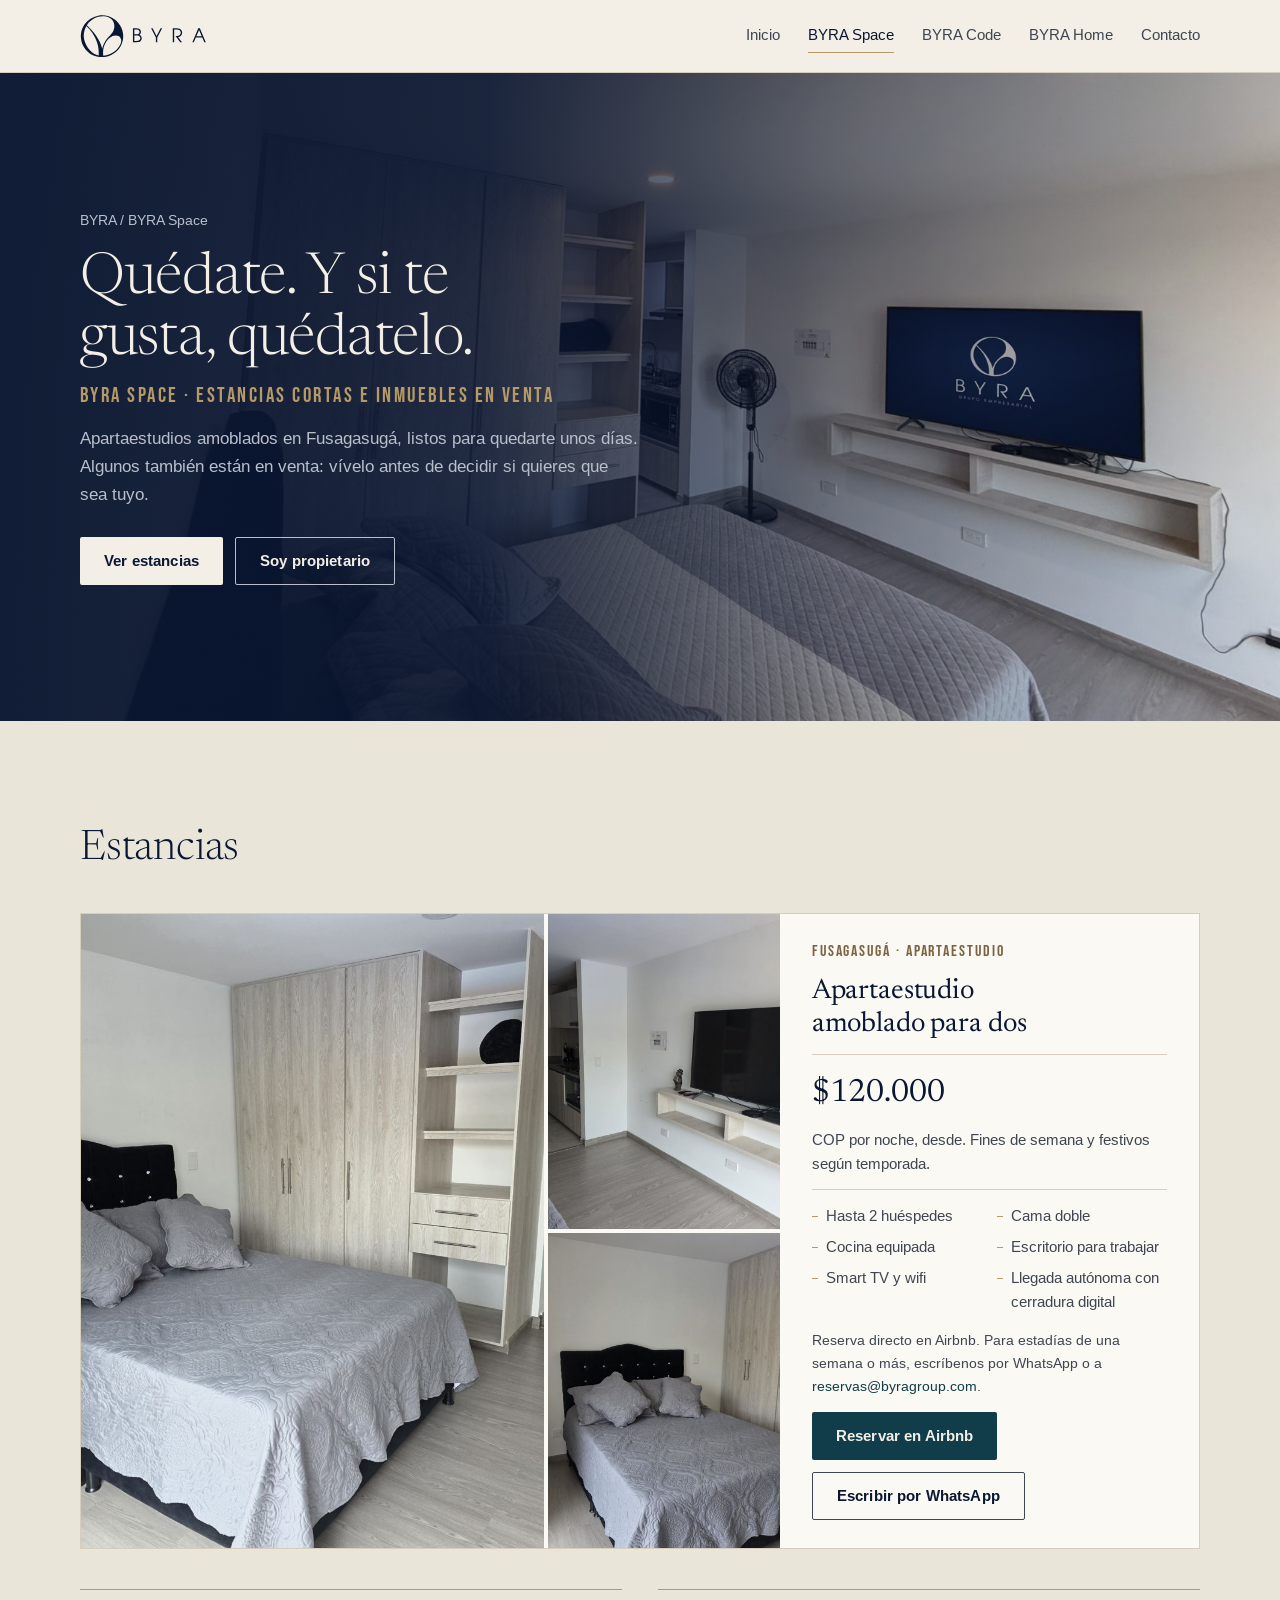
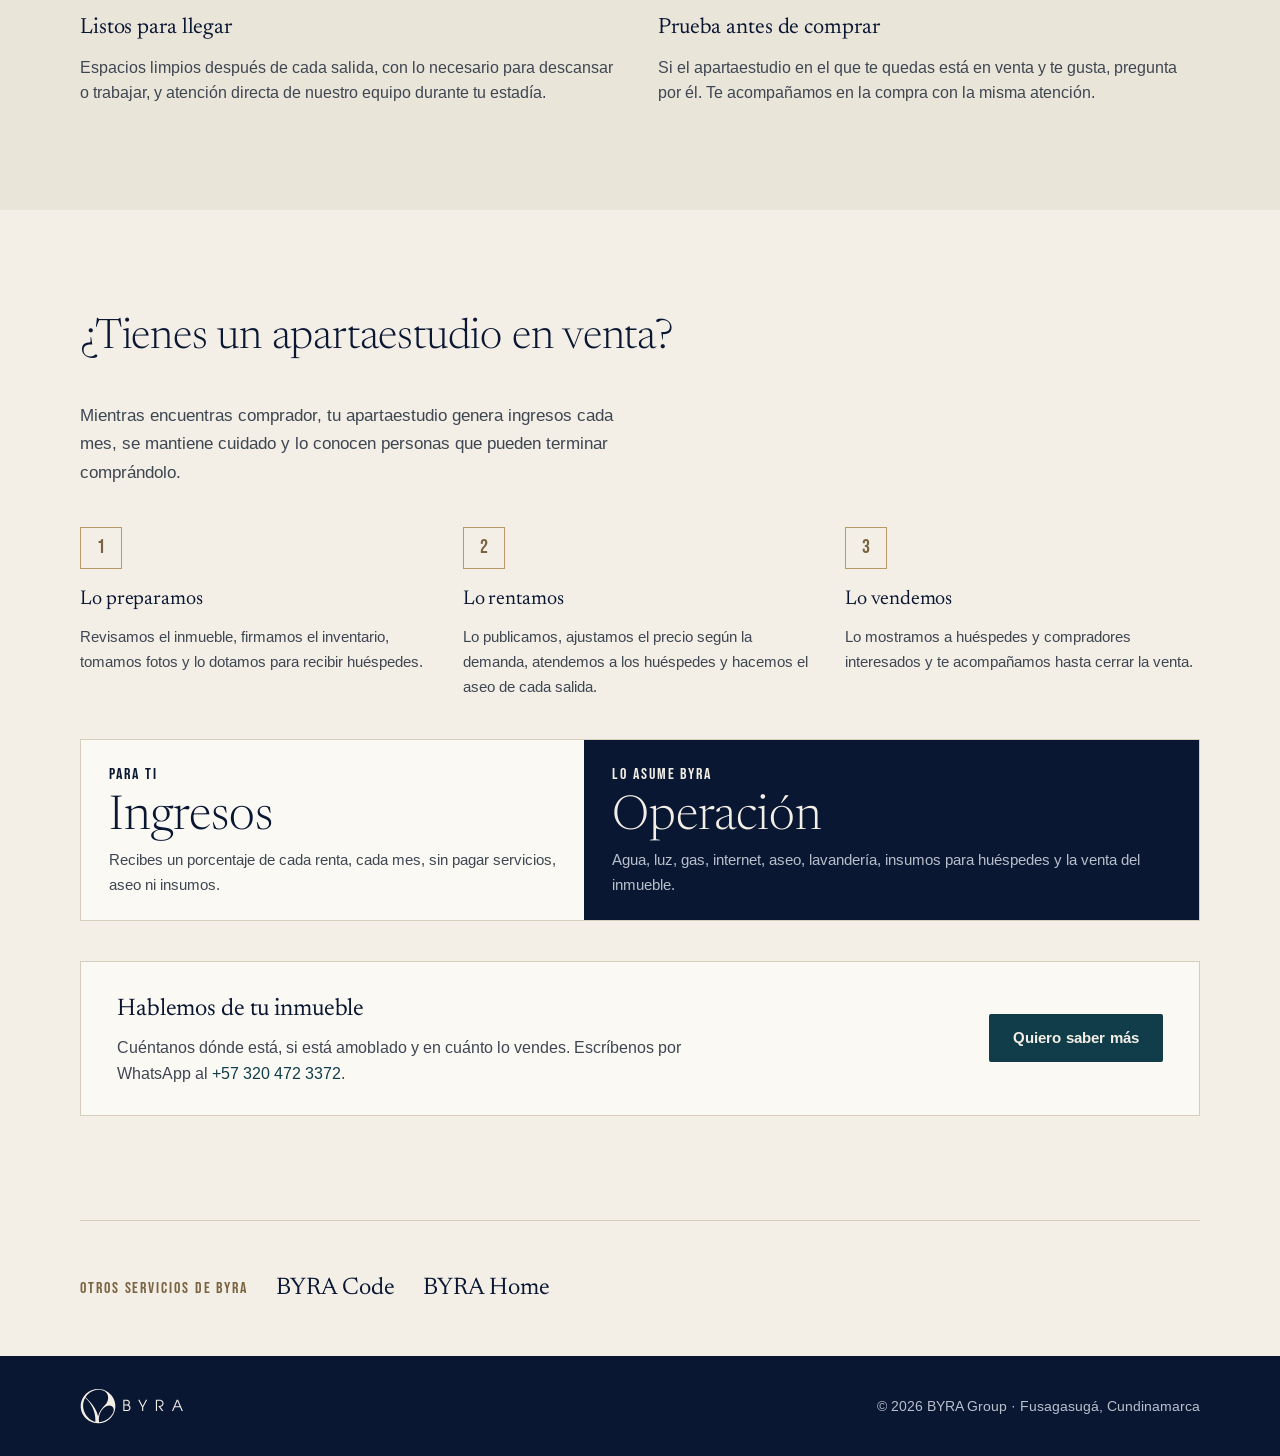
<file: space.html>
<!doctype html>
<html lang="es">
<head>
<meta charset="utf-8">
<meta name="viewport" content="width=device-width, initial-scale=1, viewport-fit=cover">
<title>BYRA Space</title>
<meta name="description" content="Estancias cortas en apartaestudios amoblados en Fusagasugá, algunos también en venta.">
<meta name="theme-color" content="#0A1733">
<link rel="preconnect" href="https://fonts.googleapis.com"><link rel="preconnect" href="https://fonts.gstatic.com" crossorigin><link rel="stylesheet" href="https://fonts.googleapis.com/css2?family=Arimo:wght@400;700&family=Bebas+Neue&family=Jost:wght@400&family=Newsreader:opsz,wght@6..72,300;6..72,400&display=swap">
<link rel="stylesheet" href="styles.css">
</head>
<body>
<svg width="0" height="0" style="position:absolute" aria-hidden="true"><defs><g id="lg-emb"><path d="M 796.76 626.03 C 808.17 616.90 817.67 605.66 824.49 592.77 C 831.28 579.93 835.85 563.07 827.92 550.09 C 825.17 545.57 821.29 542.13 816.61 539.66 C 805.89 534 793.20 534.84 782.09 539.36 C 762.48 547.34 747.18 566.91 738.17 585.65 C 727.58 607.64 725.42 629.05 728.33 653.06 C 753.12 651.54 777.64 641.33 796.76 626.03 M 702.11 651.35 C 703.45 626.67 700.41 602.04 693.21 578.37 C 686.57 556.89 676.49 536.66 663.49 518.34 C 653.83 504.71 642.96 492.12 630.79 480.66 C 623.72 492.98 619.22 506.08 616.97 519.87 C 615.07 531.45 615.15 543.01 617.23 554.55 C 621.73 579.94 634.63 604.17 652.47 622.64 C 665.77 636.42 682.97 647.55 702.11 651.35 M 754.71 549.62 L 767.34 535.57 C 771.75 530.68 776.13 525.99 780.05 520.69 C 788.53 509.23 792.73 495.27 792.40 481.00 C 792.05 465.87 786.72 450.78 775.18 440.79 C 763.93 431.04 748.50 426.44 733.80 424.91 C 722.06 423.67 710.53 424.55 699.14 427.66 C 672.06 435.07 648.18 452.72 633.26 476.47 L 642.50 485.35 C 653.05 495.48 662.88 506.24 672.18 517.60 C 682.79 530.57 692.30 544.33 700.54 558.92 C 710.19 576.01 717.88 594.16 722.22 613.28 C 723.42 607.81 724.51 602.90 726.25 597.82 C 731.53 581.44 743.25 562.37 754.71 549.62 M 745.11 658.27 C 727.09 661.74 708.60 661.39 690.88 657.29 C 664.65 651.22 641.43 636.31 624.92 615.10 C 615.25 602.67 607.83 588.62 603.47 573.41 C 599.10 558.19 597.60 542.32 599.51 526.56 C 601.90 506.73 609.31 487.80 620.67 471.53 C 639.08 445.14 667.01 427.23 698.66 421.46 C 732.63 415.26 767.45 422.68 794.88 444.01 C 811.19 456.70 824.35 473.14 833.00 491.93 C 837.54 501.80 840.64 512.25 842.23 522.84 C 848.37 563.84 832.55 605.10 800.88 631.68 C 784.93 645.07 765.88 654.28 745.11 658.27 "/></g><g id="lg-byra"><path transform="translate(891.63 574.51)" d="M 58.68 -22.87 C 58.68 -19.13 57.89 -15.59 56.31 -12.25 C 54.72 -8.90 52.46 -6.29 49.51 -4.42 C 46.56 -2.61 43.63 -1.42 40.71 -0.85 C 37.81 -0.28 34.23 0 29.98 0 L 7.98 0 L 7.98 -79.82 L 28.04 -79.82 C 40.70 -79.82 48.86 -75.47 52.53 -66.78 C 53.61 -64.18 54.15 -61.45 54.15 -58.57 C 54.15 -55.11 53.43 -52.14 52 -49.67 C 50.56 -47.19 48.36 -44.80 45.42 -42.5 C 49.51 -40.84 52.75 -38.25 55.12 -34.73 C 57.5 -31.21 58.68 -27.25 58.68 -22.87 Z M 46.17 -58.90 C 46.17 -62.20 45.05 -65.11 42.82 -67.64 C 40.02 -70.94 34.62 -72.59 26.64 -72.59 L 15.96 -72.59 L 15.96 -45.42 L 26 -45.42 C 32.32 -45.42 36.89 -46.17 39.70 -47.68 C 41.71 -48.75 43.28 -50.32 44.43 -52.37 C 45.59 -54.42 46.17 -56.60 46.17 -58.90 Z M 48.48 -14.67 C 49.96 -17.19 50.70 -19.92 50.70 -22.87 C 50.70 -25.82 49.83 -28.51 48.10 -30.95 C 46.37 -33.39 44.11 -35.20 41.31 -36.35 C 38.28 -37.57 33.11 -38.18 25.78 -38.18 L 15.96 -38.18 L 15.96 -7.23 L 27.18 -7.23 C 34.09 -7.23 39.12 -7.91 42.28 -9.28 C 44.94 -10.35 47.01 -12.14 48.48 -14.67 Z M 48.48 -14.67 "/><path transform="translate(1004.25 574.51)" d="M 63.85 -79.82 L 35.81 -26.64 L 35.81 0 L 27.82 0 L 27.82 -26.64 L 0.10 -79.82 L 8.95 -79.82 L 31.71 -35.06 L 55.12 -79.82 Z M 63.85 -79.82 "/><path transform="translate(1122.05 574.51)" d="M 61.70 -54.04 C 61.70 -47.35 59.43 -41.75 54.90 -37.21 C 50.37 -32.68 44.72 -30.20 37.96 -29.78 L 60.51 0 L 50.48 0 L 23.40 -36.14 C 32.32 -36.14 38.03 -36.53 40.56 -37.32 C 44.51 -38.54 47.70 -40.64 50.10 -43.62 C 52.51 -46.61 53.71 -50.16 53.71 -54.26 C 53.71 -57.35 52.92 -60.32 51.34 -63.15 C 49.75 -66 47.64 -68.14 44.98 -69.57 C 41.24 -71.58 36.06 -72.59 29.45 -72.59 L 15.53 -72.59 L 15.53 0 L 7.54 0 L 7.54 -79.82 L 27.82 -79.82 C 36.74 -79.82 43.28 -78.82 47.46 -76.81 C 51.92 -74.65 55.41 -71.56 57.92 -67.53 C 60.44 -63.5 61.70 -59.00 61.70 -54.04 Z M 61.70 -54.04 "/><path transform="translate(1241.47 574.51)" d="M 78.64 0 L 69.90 0 L 58.35 -26.85 L 21.25 -26.85 L 9.59 0 L 1.29 0 L 35.39 -79.82 L 44.34 -79.82 Z M 55.23 -34.09 L 39.90 -70.76 L 24.26 -34.09 Z M 55.23 -34.09 "/></g><g id="lg-desc"><path transform="translate(915.29 614.70)" d="M 17.56 -7.21 C 17.39 -5.08 16.50 -3.29 14.90 -1.85 C 13.30 -0.42 11.42 0.28 9.26 0.28 C 7.79 0.28 6.41 -0.07 5.12 -0.79 C 3.83 -1.51 2.79 -2.5 2.01 -3.75 C 1.23 -5.00 0.84 -6.37 0.84 -7.84 C 0.84 -10.11 1.67 -12.03 3.32 -13.60 C 4.99 -15.19 6.96 -15.98 9.25 -15.98 C 10.47 -15.98 11.64 -15.72 12.76 -15.21 C 13.89 -14.71 14.85 -14.00 15.65 -13.09 C 16.11 -12.58 16.45 -12.05 16.67 -11.51 L 14.85 -11.51 C 14.31 -12.45 13.53 -13.19 12.5 -13.73 C 11.46 -14.28 10.39 -14.56 9.26 -14.56 C 7.39 -14.56 5.78 -13.90 4.43 -12.59 C 3.09 -11.28 2.42 -9.69 2.42 -7.82 C 2.42 -5.94 3.09 -4.35 4.45 -3.06 C 5.81 -1.78 7.44 -1.14 9.34 -1.14 C 10.75 -1.14 12.07 -1.57 13.31 -2.45 C 14.55 -3.33 15.34 -4.45 15.68 -5.79 L 6.92 -5.79 L 6.92 -7.21 Z M 17.56 -7.21 "/><path transform="translate(944.41 614.70)" d="M 12.14 -10.62 C 12.14 -9.31 11.69 -8.20 10.79 -7.31 C 9.91 -6.42 8.80 -5.94 7.46 -5.85 L 11.90 0 L 9.93 0 L 4.60 -7.10 C 6.35 -7.10 7.48 -7.18 7.98 -7.34 C 8.75 -7.58 9.37 -7.99 9.84 -8.57 C 10.32 -9.17 10.56 -9.86 10.56 -10.67 C 10.56 -11.27 10.40 -11.85 10.09 -12.42 C 9.78 -12.98 9.37 -13.40 8.84 -13.68 C 8.11 -14.08 7.09 -14.28 5.79 -14.28 L 3.06 -14.28 L 3.06 0 L 1.48 0 L 1.48 -15.70 L 5.46 -15.70 C 7.22 -15.70 8.51 -15.50 9.34 -15.10 C 10.21 -14.67 10.89 -14.07 11.39 -13.28 C 11.89 -12.48 12.14 -11.60 12.14 -10.62 Z M 12.14 -10.62 "/><path transform="translate(967.91 614.70)" d="M 12.28 -5.92 C 12.28 -4.58 12.08 -3.5 11.68 -2.65 C 11.25 -1.70 10.61 -0.97 9.78 -0.46 C 8.94 0.03 8 0.28 6.93 0.28 C 5.87 0.28 4.92 0.03 4.09 -0.46 C 3.25 -0.97 2.62 -1.70 2.18 -2.65 C 1.78 -3.5 1.59 -4.58 1.59 -5.92 L 1.59 -15.70 L 3.15 -15.70 L 3.15 -5.92 C 3.15 -4.66 3.33 -3.71 3.68 -3.07 C 4.39 -1.78 5.47 -1.14 6.93 -1.14 C 8.39 -1.14 9.47 -1.78 10.18 -3.07 C 10.53 -3.71 10.71 -4.66 10.71 -5.92 L 10.71 -15.70 L 12.28 -15.70 Z M 12.28 -5.92 "/><path transform="translate(992.42 614.70)" d="M 10.01 -14.79 C 11.31 -13.89 11.96 -12.64 11.96 -11.01 C 11.96 -9.39 11.31 -8.12 10.01 -7.23 C 9.11 -6.62 7.76 -6.32 5.96 -6.32 L 3.15 -6.32 L 3.15 0 L 1.59 0 L 1.59 -15.70 L 5.96 -15.70 C 7.76 -15.70 9.11 -15.39 10.01 -14.79 Z M 8.57 -8.14 C 9.78 -8.72 10.39 -9.67 10.39 -11 C 10.39 -12.33 9.78 -13.28 8.57 -13.87 C 8.00 -14.14 7.10 -14.28 5.87 -14.28 L 3.15 -14.28 L 3.15 -7.75 L 5.87 -7.75 C 7.10 -7.75 8.00 -7.87 8.57 -8.14 Z M 8.57 -8.14 "/><path transform="translate(1015.60 614.70)" d="M 15.06 -13.59 C 16.70 -12.00 17.53 -10.09 17.53 -7.84 C 17.53 -5.60 16.70 -3.68 15.06 -2.09 C 13.42 -0.50 11.47 0.28 9.20 0.28 C 6.98 0.28 5.04 -0.50 3.39 -2.07 C 1.73 -3.66 0.90 -5.55 0.90 -7.76 C 0.90 -10.04 1.71 -11.98 3.32 -13.57 C 4.95 -15.17 6.91 -15.98 9.20 -15.98 C 11.47 -15.98 13.42 -15.18 15.06 -13.59 Z M 13.95 -3.10 C 15.28 -4.42 15.95 -5.99 15.95 -7.82 C 15.95 -9.67 15.28 -11.25 13.96 -12.57 C 12.64 -13.89 11.05 -14.56 9.20 -14.56 C 7.33 -14.56 5.75 -13.89 4.43 -12.56 C 3.13 -11.22 2.48 -9.62 2.48 -7.76 C 2.48 -5.95 3.14 -4.39 4.48 -3.09 C 5.82 -1.78 7.39 -1.14 9.20 -1.14 C 11.04 -1.14 12.62 -1.79 13.95 -3.10 Z M 13.95 -3.10 "/><path transform="translate(1061.14 614.70)" d="M 10.07 0 L 1.48 0 L 1.48 -15.70 L 10.07 -15.70 L 10.07 -14.28 L 3.06 -14.28 L 3.06 -8.64 L 9.84 -8.64 L 9.84 -7.21 L 3.06 -7.21 L 3.06 -1.42 L 10.07 -1.42 Z M 10.07 0 "/><path transform="translate(1083.13 614.70)" d="M 17.89 0 L 16.31 0 L 16.31 -13.98 L 16.28 -13.98 L 10.39 0 L 9.06 0 L 3.21 -13.98 L 3.18 -13.98 L 3.18 0 L 1.60 0 L 1.60 -15.70 L 4.03 -15.70 L 9.73 -2.32 L 15.46 -15.70 L 17.89 -15.70 Z M 17.89 0 "/><path transform="translate(1113.25 614.70)" d="M 10.01 -14.79 C 11.31 -13.89 11.96 -12.64 11.96 -11.01 C 11.96 -9.39 11.31 -8.12 10.01 -7.23 C 9.11 -6.62 7.76 -6.32 5.96 -6.32 L 3.15 -6.32 L 3.15 0 L 1.59 0 L 1.59 -15.70 L 5.96 -15.70 C 7.76 -15.70 9.11 -15.39 10.01 -14.79 Z M 8.57 -8.14 C 9.78 -8.72 10.39 -9.67 10.39 -11 C 10.39 -12.33 9.78 -13.28 8.57 -13.87 C 8.00 -14.14 7.10 -14.28 5.87 -14.28 L 3.15 -14.28 L 3.15 -7.75 L 5.87 -7.75 C 7.10 -7.75 8.00 -7.87 8.57 -8.14 Z M 8.57 -8.14 "/><path transform="translate(1136.42 614.70)" d="M 12.14 -10.62 C 12.14 -9.31 11.69 -8.20 10.79 -7.31 C 9.91 -6.42 8.80 -5.94 7.46 -5.85 L 11.90 0 L 9.93 0 L 4.60 -7.10 C 6.35 -7.10 7.48 -7.18 7.98 -7.34 C 8.75 -7.58 9.37 -7.99 9.84 -8.57 C 10.32 -9.17 10.56 -9.86 10.56 -10.67 C 10.56 -11.27 10.40 -11.85 10.09 -12.42 C 9.78 -12.98 9.37 -13.40 8.84 -13.68 C 8.11 -14.08 7.09 -14.28 5.79 -14.28 L 3.06 -14.28 L 3.06 0 L 1.48 0 L 1.48 -15.70 L 5.46 -15.70 C 7.22 -15.70 8.51 -15.50 9.34 -15.10 C 10.21 -14.67 10.89 -14.07 11.39 -13.28 C 11.89 -12.48 12.14 -11.60 12.14 -10.62 Z M 12.14 -10.62 "/><path transform="translate(1159.92 614.70)" d="M 10.07 0 L 1.48 0 L 1.48 -15.70 L 10.07 -15.70 L 10.07 -14.28 L 3.06 -14.28 L 3.06 -8.64 L 9.84 -8.64 L 9.84 -7.21 L 3.06 -7.21 L 3.06 -1.42 L 10.07 -1.42 Z M 10.07 0 "/><path transform="translate(1181.90 614.70)" d="M 10.03 -4.32 C 10.03 -3.02 9.56 -1.92 8.64 -1.04 C 7.71 -0.16 6.60 0.28 5.31 0.28 C 3.90 0.28 2.75 -0.14 1.84 -1 C 0.93 -1.86 0.47 -2.99 0.46 -4.39 L 2.03 -4.39 C 2.07 -3.41 2.38 -2.62 2.96 -2.03 C 3.55 -1.43 4.33 -1.14 5.31 -1.14 C 6.18 -1.14 6.92 -1.44 7.54 -2.04 C 8.16 -2.64 8.46 -3.39 8.46 -4.26 C 8.46 -5.21 8.15 -5.92 7.53 -6.40 C 6.90 -6.88 6.05 -7.28 4.96 -7.62 C 4.31 -7.82 3.77 -8.00 3.35 -8.17 C 2.94 -8.34 2.52 -8.58 2.10 -8.89 C 1.69 -9.20 1.38 -9.59 1.18 -10.06 C 0.98 -10.53 0.89 -11.10 0.89 -11.75 C 0.89 -12.96 1.31 -13.97 2.17 -14.78 C 3.02 -15.58 4.07 -15.98 5.31 -15.98 C 6.51 -15.98 7.54 -15.57 8.39 -14.75 C 9.23 -13.93 9.65 -12.92 9.65 -11.71 L 8.07 -11.71 C 8.07 -12.47 7.80 -13.14 7.26 -13.70 C 6.72 -14.27 6.07 -14.56 5.31 -14.56 C 4.50 -14.56 3.83 -14.30 3.28 -13.78 C 2.73 -13.25 2.46 -12.60 2.46 -11.81 C 2.46 -11.51 2.5 -11.25 2.56 -11.01 C 2.63 -10.78 2.75 -10.57 2.93 -10.39 C 3.11 -10.21 3.26 -10.06 3.40 -9.93 C 3.53 -9.82 3.76 -9.69 4.07 -9.56 C 4.39 -9.43 4.60 -9.34 4.73 -9.29 C 4.86 -9.25 5.12 -9.17 5.5 -9.06 C 5.87 -8.95 6.10 -8.89 6.20 -8.87 C 8.75 -8.09 10.03 -6.57 10.03 -4.32 Z M 10.03 -4.32 "/><path transform="translate(1203.09 614.70)" d="M 15.46 0 L 13.75 0 L 11.48 -5.28 L 4.18 -5.28 L 1.89 0 L 0.25 0 L 6.95 -15.70 L 8.71 -15.70 Z M 10.85 -6.70 L 7.84 -13.92 L 4.78 -6.70 Z M 10.85 -6.70 "/><path transform="translate(1229.40 614.70)" d="M 12.14 -10.62 C 12.14 -9.31 11.69 -8.20 10.79 -7.31 C 9.91 -6.42 8.80 -5.94 7.46 -5.85 L 11.90 0 L 9.93 0 L 4.60 -7.10 C 6.35 -7.10 7.48 -7.18 7.98 -7.34 C 8.75 -7.58 9.37 -7.99 9.84 -8.57 C 10.32 -9.17 10.56 -9.86 10.56 -10.67 C 10.56 -11.27 10.40 -11.85 10.09 -12.42 C 9.78 -12.98 9.37 -13.40 8.84 -13.68 C 8.11 -14.08 7.09 -14.28 5.79 -14.28 L 3.06 -14.28 L 3.06 0 L 1.48 0 L 1.48 -15.70 L 5.46 -15.70 C 7.22 -15.70 8.51 -15.50 9.34 -15.10 C 10.21 -14.67 10.89 -14.07 11.39 -13.28 C 11.89 -12.48 12.14 -11.60 12.14 -10.62 Z M 12.14 -10.62 "/><path transform="translate(1252.90 614.70)" d="M 3.18 0 L 1.60 0 L 1.60 -15.70 L 3.18 -15.70 Z M 3.18 0 "/><path transform="translate(1268.31 614.70)" d="M 15.46 0 L 13.75 0 L 11.48 -5.28 L 4.18 -5.28 L 1.89 0 L 0.25 0 L 6.95 -15.70 L 8.71 -15.70 Z M 10.85 -6.70 L 7.84 -13.92 L 4.78 -6.70 Z M 10.85 -6.70 "/><path transform="translate(1294.62 614.70)" d="M 9.79 0 L 1.73 0 L 1.73 -15.70 L 3.31 -15.70 L 3.31 -1.42 L 9.79 -1.42 Z M 9.79 0 "/></g>
<symbol id="flecha" viewBox="0 0 16 16"><path d="M2 8 H13 M9 4 L13 8 L9 12" fill="none" stroke="currentColor" stroke-width="1.6"/></symbol>
</defs></svg>
<header class="band top"><div class="wrap">
<a class="marca" href="index.html" aria-label="BYRA Grupo Empresarial, ir al inicio"><svg class="logo-h" viewBox="594 412 732 254" fill="currentColor" role="img" aria-label="BYRA"><use href="#lg-emb"/><use href="#lg-byra"/></svg></a>
<nav aria-label="Principal"><a href="index.html" class="opc">Inicio</a><a href="space.html" aria-current="page">BYRA Space</a><a href="software.html">BYRA Code</a><a href="construccion.html">BYRA Home</a><a href="index.html#contacto">Contacto</a></nav>
</div></header>
<main>
<section class="band cabecera fondo" style="background-image: url('img/space.jpg'); background-position: right center"><div class="wrap">
<div><p class="migas"><a href="index.html">BYRA</a> / BYRA Space</p>
<h1>Quédate. Y si te gusta, quédatelo.<span>BYRA Space · Estancias cortas e inmuebles en venta</span></h1>
<p class="lead">Apartaestudios amoblados en Fusagasugá, listos para quedarte unos días. Algunos también están en venta: vívelo antes de decidir si quieres que sea tuyo.</p>
<div class="ctas"><a class="btn btn-solid" href="#estancias">Ver estancias</a><a class="btn btn-line" href="#propietarios">Soy propietario</a></div></div>

</div></section>
<section class="band seccion alt" id="estancias" aria-labelledby="t-est"><div class="wrap">
<h2 id="t-est">Estancias</h2>
<article class="ficha" aria-labelledby="t-apto">
<div class="galeria">
<img src="img/habitacion.jpg" alt="Apartaestudio con cama doble, clóset de madera clara y entrada con cerradura digital" width="1400" height="1050">
<img src="img/sala-cocina.jpg" alt="Zona de televisión y cocina integral con horno y estufa" width="1400" height="1050">
<img src="img/cama.jpg" alt="Cama doble con cabecero tapizado y silla de escritorio" width="1400" height="1050">
</div>
<div class="ficha-info">
<span class="eyebrow">Fusagasugá · Apartaestudio</span>
<h3 id="t-apto">Apartaestudio amoblado para dos</h3>
<div class="precio"><strong>$120.000</strong><span>COP por noche, desde. Fines de semana y festivos según temporada.</span></div>
<ul class="datos">
<li>Hasta 2 huéspedes</li><li>Cama doble</li>
<li>Cocina equipada</li><li>Escritorio para trabajar</li>
<li>Smart TV y wifi</li><li>Llegada autónoma con cerradura digital</li>
</ul>
<p class="nota">Reserva directo en Airbnb. Para estadías de una semana o más, escríbenos por WhatsApp o a <span class="mail">reservas@byragroup.com</span>.</p>
<div class="ctas"><a class="btn btn-solid" href="https://www.airbnb.com.co/rooms/1316100147885762892" target="_blank" rel="noopener">Reservar en Airbnb</a><a class="btn btn-line" href="https://wa.me/573204723372?text=Hola%2C%20quiero%20informaci%C3%B3n%20para%20reservar%20una%20estancia%20en%20BYRA%20Space." target="_blank" rel="noopener">Escribir por WhatsApp</a></div>
</div></article>
<div class="feats two">
<div class="feat"><h3>Listos para llegar</h3><p>Espacios limpios después de cada salida, con lo necesario para descansar o trabajar, y atención directa de nuestro equipo durante tu estadía.</p></div>
<div class="feat"><h3>Prueba antes de comprar</h3><p>Si el apartaestudio en el que te quedas está en venta y te gusta, pregunta por él. Te acompañamos en la compra con la misma atención.</p></div>
</div>
</div></section>
<section class="band seccion" id="propietarios" aria-labelledby="t-prop"><div class="wrap">
<h2 id="t-prop">¿Tienes un apartaestudio en venta?</h2>
<p class="lead">Mientras encuentras comprador, tu apartaestudio genera ingresos cada mes, se mantiene cuidado y lo conocen personas que pueden terminar comprándolo.</p>
<ol class="pasos" style="--n:3">
<li><h3>Lo preparamos</h3><p>Revisamos el inmueble, firmamos el inventario, tomamos fotos y lo dotamos para recibir huéspedes.</p></li>
<li><h3>Lo rentamos</h3><p>Lo publicamos, ajustamos el precio según la demanda, atendemos a los huéspedes y hacemos el aseo de cada salida.</p></li>
<li><h3>Lo vendemos</h3><p>Lo mostramos a huéspedes y compradores interesados y te acompañamos hasta cerrar la venta.</p></li>
</ol>
<div class="reparto" role="group" aria-label="Qué recibes y qué asume BYRA">
<div><span>Para ti</span><b>Ingresos</b><p>Recibes un porcentaje de cada renta, cada mes, sin pagar servicios, aseo ni insumos.</p></div>
<div><span>Lo asume BYRA</span><b>Operación</b><p>Agua, luz, gas, internet, aseo, lavandería, insumos para huéspedes y la venta del inmueble.</p></div>
</div>
<div class="aviso"><div><h3>Hablemos de tu inmueble</h3><p>Cuéntanos dónde está, si está amoblado y en cuánto lo vendes. Escríbenos por WhatsApp al <span class="mail">+57 320 472 3372</span>.</p></div><a class="btn btn-solid" href="https://wa.me/573204723372?text=Hola%2C%20tengo%20un%20apartaestudio%20en%20venta%20y%20quiero%20saber%20m%C3%A1s%20de%20BYRA%20Space." target="_blank" rel="noopener">Quiero saber más</a></div>
</div></section>
<section class="band otros" aria-label="Otros servicios"><div class="wrap"><span class="eyebrow">Otros servicios de BYRA</span><a href="software.html">BYRA Code</a><a href="construccion.html">BYRA Home</a></div></section>
</main>
<footer class="band pie"><div class="wrap"><span class="marca"><svg class="logo-h" viewBox="594 412 732 254" fill="currentColor" role="img" aria-label="BYRA"><use href="#lg-emb"/><use href="#lg-byra"/></svg></span><span>© 2026 BYRA Group · Fusagasugá, Cundinamarca</span></div></footer>
</body>
</html>
</file>
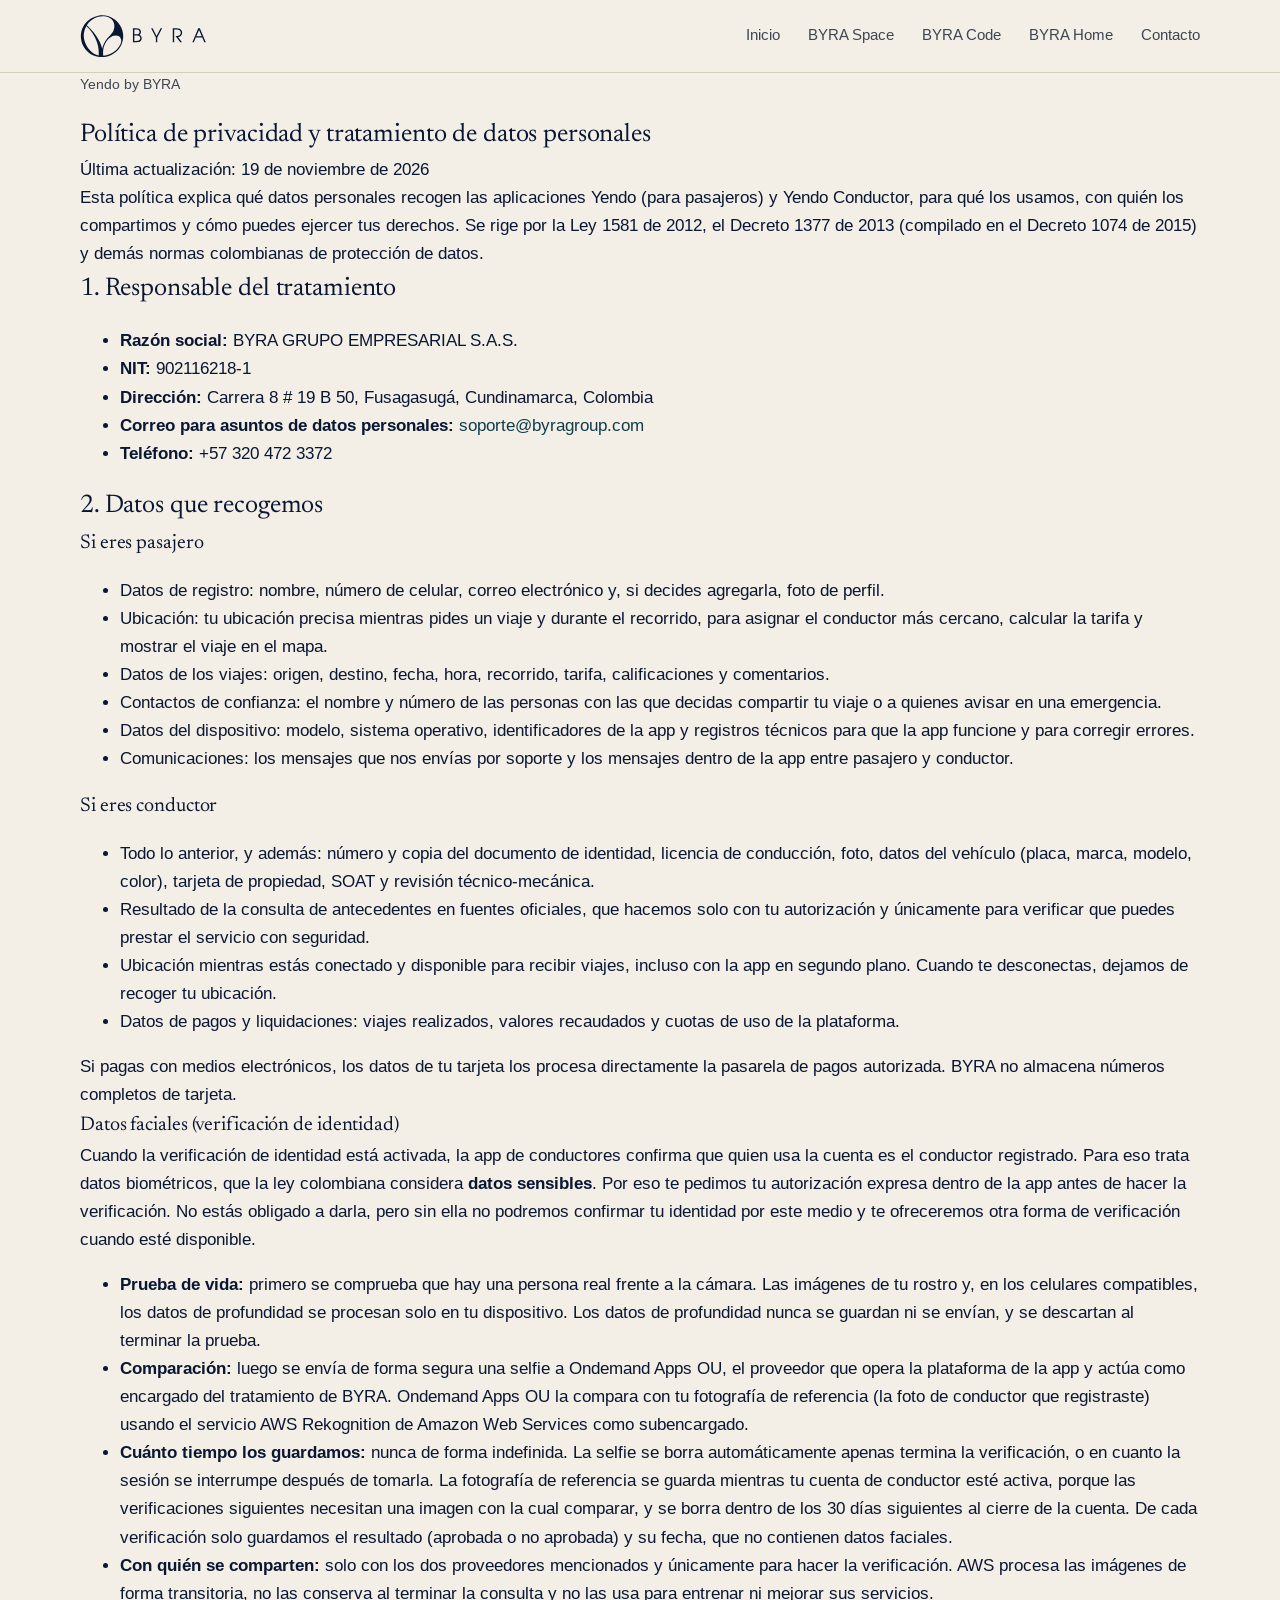
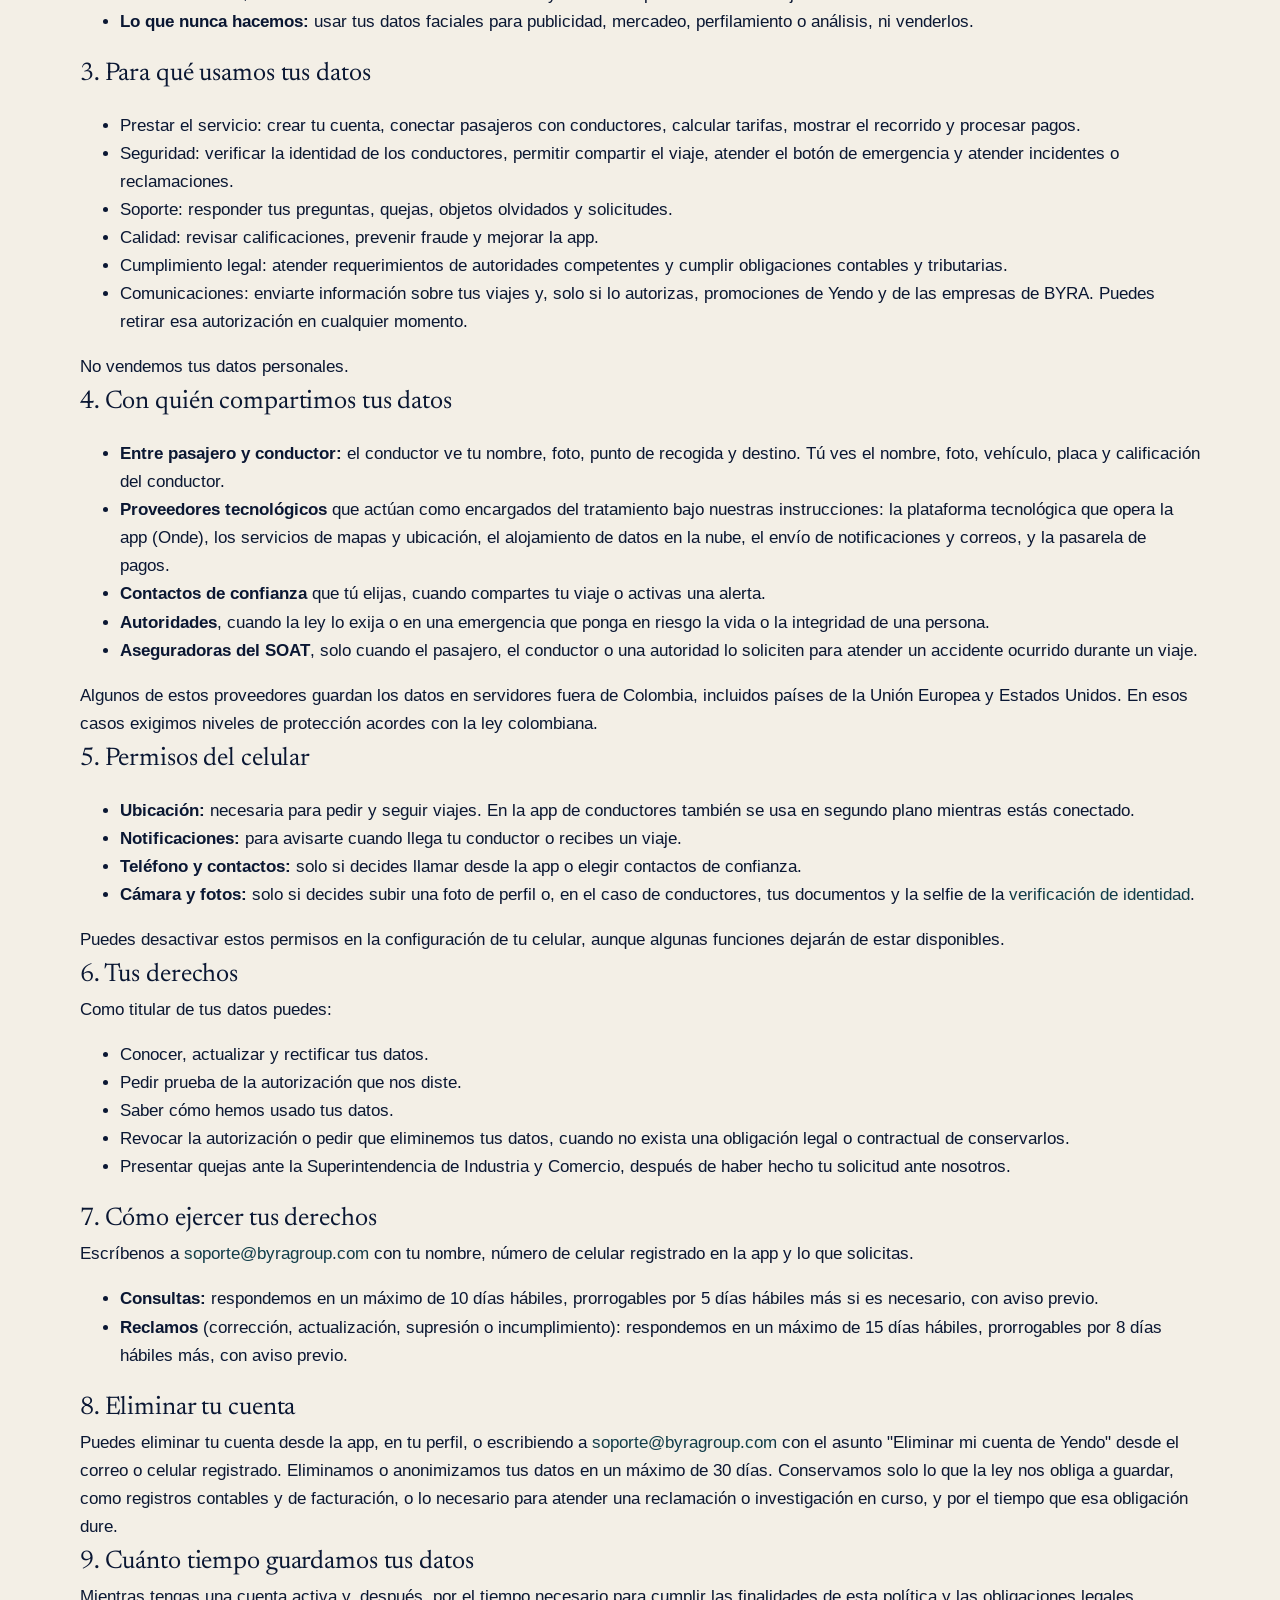
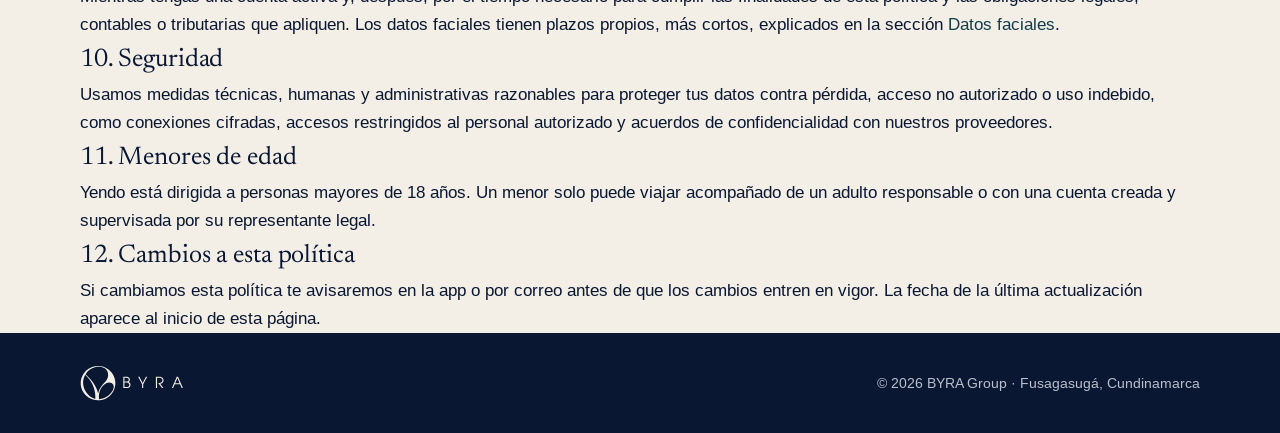
<file: yendo/privacidad.html>
<!doctype html>
<html lang="es">
<head>
<meta charset="utf-8">
<meta name="viewport" content="width=device-width, initial-scale=1, viewport-fit=cover">
<title>Política de privacidad de Yendo</title>
<meta name="description" content="Cómo Yendo y BYRA Grupo Empresarial tratan los datos personales de pasajeros y conductores.">
<meta name="robots" content="noindex">
<meta name="theme-color" content="#0A1733">
<link rel="preconnect" href="https://fonts.googleapis.com"><link rel="preconnect" href="https://fonts.gstatic.com" crossorigin><link rel="stylesheet" href="https://fonts.googleapis.com/css2?family=Arimo:wght@400;700&family=Bebas+Neue&family=Jost:wght@400&family=Newsreader:opsz,wght@6..72,300;6..72,400&display=swap">
<link rel="stylesheet" href="../styles.css">
</head>
<body>
<svg width="0" height="0" style="position:absolute" aria-hidden="true"><defs><g id="lg-emb"><path d="M 796.76 626.03 C 808.17 616.90 817.67 605.66 824.49 592.77 C 831.28 579.93 835.85 563.07 827.92 550.09 C 825.17 545.57 821.29 542.13 816.61 539.66 C 805.89 534 793.20 534.84 782.09 539.36 C 762.48 547.34 747.18 566.91 738.17 585.65 C 727.58 607.64 725.42 629.05 728.33 653.06 C 753.12 651.54 777.64 641.33 796.76 626.03 M 702.11 651.35 C 703.45 626.67 700.41 602.04 693.21 578.37 C 686.57 556.89 676.49 536.66 663.49 518.34 C 653.83 504.71 642.96 492.12 630.79 480.66 C 623.72 492.98 619.22 506.08 616.97 519.87 C 615.07 531.45 615.15 543.01 617.23 554.55 C 621.73 579.94 634.63 604.17 652.47 622.64 C 665.77 636.42 682.97 647.55 702.11 651.35 M 754.71 549.62 L 767.34 535.57 C 771.75 530.68 776.13 525.99 780.05 520.69 C 788.53 509.23 792.73 495.27 792.40 481.00 C 792.05 465.87 786.72 450.78 775.18 440.79 C 763.93 431.04 748.50 426.44 733.80 424.91 C 722.06 423.67 710.53 424.55 699.14 427.66 C 672.06 435.07 648.18 452.72 633.26 476.47 L 642.50 485.35 C 653.05 495.48 662.88 506.24 672.18 517.60 C 682.79 530.57 692.30 544.33 700.54 558.92 C 710.19 576.01 717.88 594.16 722.22 613.28 C 723.42 607.81 724.51 602.90 726.25 597.82 C 731.53 581.44 743.25 562.37 754.71 549.62 M 745.11 658.27 C 727.09 661.74 708.60 661.39 690.88 657.29 C 664.65 651.22 641.43 636.31 624.92 615.10 C 615.25 602.67 607.83 588.62 603.47 573.41 C 599.10 558.19 597.60 542.32 599.51 526.56 C 601.90 506.73 609.31 487.80 620.67 471.53 C 639.08 445.14 667.01 427.23 698.66 421.46 C 732.63 415.26 767.45 422.68 794.88 444.01 C 811.19 456.70 824.35 473.14 833.00 491.93 C 837.54 501.80 840.64 512.25 842.23 522.84 C 848.37 563.84 832.55 605.10 800.88 631.68 C 784.93 645.07 765.88 654.28 745.11 658.27 "/></g><g id="lg-byra"><path transform="translate(891.63 574.51)" d="M 58.68 -22.87 C 58.68 -19.13 57.89 -15.59 56.31 -12.25 C 54.72 -8.90 52.46 -6.29 49.51 -4.42 C 46.56 -2.61 43.63 -1.42 40.71 -0.85 C 37.81 -0.28 34.23 0 29.98 0 L 7.98 0 L 7.98 -79.82 L 28.04 -79.82 C 40.70 -79.82 48.86 -75.47 52.53 -66.78 C 53.61 -64.18 54.15 -61.45 54.15 -58.57 C 54.15 -55.11 53.43 -52.14 52 -49.67 C 50.56 -47.19 48.36 -44.80 45.42 -42.5 C 49.51 -40.84 52.75 -38.25 55.12 -34.73 C 57.5 -31.21 58.68 -27.25 58.68 -22.87 Z M 46.17 -58.90 C 46.17 -62.20 45.05 -65.11 42.82 -67.64 C 40.02 -70.94 34.62 -72.59 26.64 -72.59 L 15.96 -72.59 L 15.96 -45.42 L 26 -45.42 C 32.32 -45.42 36.89 -46.17 39.70 -47.68 C 41.71 -48.75 43.28 -50.32 44.43 -52.37 C 45.59 -54.42 46.17 -56.60 46.17 -58.90 Z M 48.48 -14.67 C 49.96 -17.19 50.70 -19.92 50.70 -22.87 C 50.70 -25.82 49.83 -28.51 48.10 -30.95 C 46.37 -33.39 44.11 -35.20 41.31 -36.35 C 38.28 -37.57 33.11 -38.18 25.78 -38.18 L 15.96 -38.18 L 15.96 -7.23 L 27.18 -7.23 C 34.09 -7.23 39.12 -7.91 42.28 -9.28 C 44.94 -10.35 47.01 -12.14 48.48 -14.67 Z M 48.48 -14.67 "/><path transform="translate(1004.25 574.51)" d="M 63.85 -79.82 L 35.81 -26.64 L 35.81 0 L 27.82 0 L 27.82 -26.64 L 0.10 -79.82 L 8.95 -79.82 L 31.71 -35.06 L 55.12 -79.82 Z M 63.85 -79.82 "/><path transform="translate(1122.05 574.51)" d="M 61.70 -54.04 C 61.70 -47.35 59.43 -41.75 54.90 -37.21 C 50.37 -32.68 44.72 -30.20 37.96 -29.78 L 60.51 0 L 50.48 0 L 23.40 -36.14 C 32.32 -36.14 38.03 -36.53 40.56 -37.32 C 44.51 -38.54 47.70 -40.64 50.10 -43.62 C 52.51 -46.61 53.71 -50.16 53.71 -54.26 C 53.71 -57.35 52.92 -60.32 51.34 -63.15 C 49.75 -66 47.64 -68.14 44.98 -69.57 C 41.24 -71.58 36.06 -72.59 29.45 -72.59 L 15.53 -72.59 L 15.53 0 L 7.54 0 L 7.54 -79.82 L 27.82 -79.82 C 36.74 -79.82 43.28 -78.82 47.46 -76.81 C 51.92 -74.65 55.41 -71.56 57.92 -67.53 C 60.44 -63.5 61.70 -59.00 61.70 -54.04 Z M 61.70 -54.04 "/><path transform="translate(1241.47 574.51)" d="M 78.64 0 L 69.90 0 L 58.35 -26.85 L 21.25 -26.85 L 9.59 0 L 1.29 0 L 35.39 -79.82 L 44.34 -79.82 Z M 55.23 -34.09 L 39.90 -70.76 L 24.26 -34.09 Z M 55.23 -34.09 "/></g><g id="lg-desc"><path transform="translate(915.29 614.70)" d="M 17.56 -7.21 C 17.39 -5.08 16.50 -3.29 14.90 -1.85 C 13.30 -0.42 11.42 0.28 9.26 0.28 C 7.79 0.28 6.41 -0.07 5.12 -0.79 C 3.83 -1.51 2.79 -2.5 2.01 -3.75 C 1.23 -5.00 0.84 -6.37 0.84 -7.84 C 0.84 -10.11 1.67 -12.03 3.32 -13.60 C 4.99 -15.19 6.96 -15.98 9.25 -15.98 C 10.47 -15.98 11.64 -15.72 12.76 -15.21 C 13.89 -14.71 14.85 -14.00 15.65 -13.09 C 16.11 -12.58 16.45 -12.05 16.67 -11.51 L 14.85 -11.51 C 14.31 -12.45 13.53 -13.19 12.5 -13.73 C 11.46 -14.28 10.39 -14.56 9.26 -14.56 C 7.39 -14.56 5.78 -13.90 4.43 -12.59 C 3.09 -11.28 2.42 -9.69 2.42 -7.82 C 2.42 -5.94 3.09 -4.35 4.45 -3.06 C 5.81 -1.78 7.44 -1.14 9.34 -1.14 C 10.75 -1.14 12.07 -1.57 13.31 -2.45 C 14.55 -3.33 15.34 -4.45 15.68 -5.79 L 6.92 -5.79 L 6.92 -7.21 Z M 17.56 -7.21 "/><path transform="translate(944.41 614.70)" d="M 12.14 -10.62 C 12.14 -9.31 11.69 -8.20 10.79 -7.31 C 9.91 -6.42 8.80 -5.94 7.46 -5.85 L 11.90 0 L 9.93 0 L 4.60 -7.10 C 6.35 -7.10 7.48 -7.18 7.98 -7.34 C 8.75 -7.58 9.37 -7.99 9.84 -8.57 C 10.32 -9.17 10.56 -9.86 10.56 -10.67 C 10.56 -11.27 10.40 -11.85 10.09 -12.42 C 9.78 -12.98 9.37 -13.40 8.84 -13.68 C 8.11 -14.08 7.09 -14.28 5.79 -14.28 L 3.06 -14.28 L 3.06 0 L 1.48 0 L 1.48 -15.70 L 5.46 -15.70 C 7.22 -15.70 8.51 -15.50 9.34 -15.10 C 10.21 -14.67 10.89 -14.07 11.39 -13.28 C 11.89 -12.48 12.14 -11.60 12.14 -10.62 Z M 12.14 -10.62 "/><path transform="translate(967.91 614.70)" d="M 12.28 -5.92 C 12.28 -4.58 12.08 -3.5 11.68 -2.65 C 11.25 -1.70 10.61 -0.97 9.78 -0.46 C 8.94 0.03 8 0.28 6.93 0.28 C 5.87 0.28 4.92 0.03 4.09 -0.46 C 3.25 -0.97 2.62 -1.70 2.18 -2.65 C 1.78 -3.5 1.59 -4.58 1.59 -5.92 L 1.59 -15.70 L 3.15 -15.70 L 3.15 -5.92 C 3.15 -4.66 3.33 -3.71 3.68 -3.07 C 4.39 -1.78 5.47 -1.14 6.93 -1.14 C 8.39 -1.14 9.47 -1.78 10.18 -3.07 C 10.53 -3.71 10.71 -4.66 10.71 -5.92 L 10.71 -15.70 L 12.28 -15.70 Z M 12.28 -5.92 "/><path transform="translate(992.42 614.70)" d="M 10.01 -14.79 C 11.31 -13.89 11.96 -12.64 11.96 -11.01 C 11.96 -9.39 11.31 -8.12 10.01 -7.23 C 9.11 -6.62 7.76 -6.32 5.96 -6.32 L 3.15 -6.32 L 3.15 0 L 1.59 0 L 1.59 -15.70 L 5.96 -15.70 C 7.76 -15.70 9.11 -15.39 10.01 -14.79 Z M 8.57 -8.14 C 9.78 -8.72 10.39 -9.67 10.39 -11 C 10.39 -12.33 9.78 -13.28 8.57 -13.87 C 8.00 -14.14 7.10 -14.28 5.87 -14.28 L 3.15 -14.28 L 3.15 -7.75 L 5.87 -7.75 C 7.10 -7.75 8.00 -7.87 8.57 -8.14 Z M 8.57 -8.14 "/><path transform="translate(1015.60 614.70)" d="M 15.06 -13.59 C 16.70 -12.00 17.53 -10.09 17.53 -7.84 C 17.53 -5.60 16.70 -3.68 15.06 -2.09 C 13.42 -0.50 11.47 0.28 9.20 0.28 C 6.98 0.28 5.04 -0.50 3.39 -2.07 C 1.73 -3.66 0.90 -5.55 0.90 -7.76 C 0.90 -10.04 1.71 -11.98 3.32 -13.57 C 4.95 -15.17 6.91 -15.98 9.20 -15.98 C 11.47 -15.98 13.42 -15.18 15.06 -13.59 Z M 13.95 -3.10 C 15.28 -4.42 15.95 -5.99 15.95 -7.82 C 15.95 -9.67 15.28 -11.25 13.96 -12.57 C 12.64 -13.89 11.05 -14.56 9.20 -14.56 C 7.33 -14.56 5.75 -13.89 4.43 -12.56 C 3.13 -11.22 2.48 -9.62 2.48 -7.76 C 2.48 -5.95 3.14 -4.39 4.48 -3.09 C 5.82 -1.78 7.39 -1.14 9.20 -1.14 C 11.04 -1.14 12.62 -1.79 13.95 -3.10 Z M 13.95 -3.10 "/><path transform="translate(1061.14 614.70)" d="M 10.07 0 L 1.48 0 L 1.48 -15.70 L 10.07 -15.70 L 10.07 -14.28 L 3.06 -14.28 L 3.06 -8.64 L 9.84 -8.64 L 9.84 -7.21 L 3.06 -7.21 L 3.06 -1.42 L 10.07 -1.42 Z M 10.07 0 "/><path transform="translate(1083.13 614.70)" d="M 17.89 0 L 16.31 0 L 16.31 -13.98 L 16.28 -13.98 L 10.39 0 L 9.06 0 L 3.21 -13.98 L 3.18 -13.98 L 3.18 0 L 1.60 0 L 1.60 -15.70 L 4.03 -15.70 L 9.73 -2.32 L 15.46 -15.70 L 17.89 -15.70 Z M 17.89 0 "/><path transform="translate(1113.25 614.70)" d="M 10.01 -14.79 C 11.31 -13.89 11.96 -12.64 11.96 -11.01 C 11.96 -9.39 11.31 -8.12 10.01 -7.23 C 9.11 -6.62 7.76 -6.32 5.96 -6.32 L 3.15 -6.32 L 3.15 0 L 1.59 0 L 1.59 -15.70 L 5.96 -15.70 C 7.76 -15.70 9.11 -15.39 10.01 -14.79 Z M 8.57 -8.14 C 9.78 -8.72 10.39 -9.67 10.39 -11 C 10.39 -12.33 9.78 -13.28 8.57 -13.87 C 8.00 -14.14 7.10 -14.28 5.87 -14.28 L 3.15 -14.28 L 3.15 -7.75 L 5.87 -7.75 C 7.10 -7.75 8.00 -7.87 8.57 -8.14 Z M 8.57 -8.14 "/><path transform="translate(1136.42 614.70)" d="M 12.14 -10.62 C 12.14 -9.31 11.69 -8.20 10.79 -7.31 C 9.91 -6.42 8.80 -5.94 7.46 -5.85 L 11.90 0 L 9.93 0 L 4.60 -7.10 C 6.35 -7.10 7.48 -7.18 7.98 -7.34 C 8.75 -7.58 9.37 -7.99 9.84 -8.57 C 10.32 -9.17 10.56 -9.86 10.56 -10.67 C 10.56 -11.27 10.40 -11.85 10.09 -12.42 C 9.78 -12.98 9.37 -13.40 8.84 -13.68 C 8.11 -14.08 7.09 -14.28 5.79 -14.28 L 3.06 -14.28 L 3.06 0 L 1.48 0 L 1.48 -15.70 L 5.46 -15.70 C 7.22 -15.70 8.51 -15.50 9.34 -15.10 C 10.21 -14.67 10.89 -14.07 11.39 -13.28 C 11.89 -12.48 12.14 -11.60 12.14 -10.62 Z M 12.14 -10.62 "/><path transform="translate(1159.92 614.70)" d="M 10.07 0 L 1.48 0 L 1.48 -15.70 L 10.07 -15.70 L 10.07 -14.28 L 3.06 -14.28 L 3.06 -8.64 L 9.84 -8.64 L 9.84 -7.21 L 3.06 -7.21 L 3.06 -1.42 L 10.07 -1.42 Z M 10.07 0 "/><path transform="translate(1181.90 614.70)" d="M 10.03 -4.32 C 10.03 -3.02 9.56 -1.92 8.64 -1.04 C 7.71 -0.16 6.60 0.28 5.31 0.28 C 3.90 0.28 2.75 -0.14 1.84 -1 C 0.93 -1.86 0.47 -2.99 0.46 -4.39 L 2.03 -4.39 C 2.07 -3.41 2.38 -2.62 2.96 -2.03 C 3.55 -1.43 4.33 -1.14 5.31 -1.14 C 6.18 -1.14 6.92 -1.44 7.54 -2.04 C 8.16 -2.64 8.46 -3.39 8.46 -4.26 C 8.46 -5.21 8.15 -5.92 7.53 -6.40 C 6.90 -6.88 6.05 -7.28 4.96 -7.62 C 4.31 -7.82 3.77 -8.00 3.35 -8.17 C 2.94 -8.34 2.52 -8.58 2.10 -8.89 C 1.69 -9.20 1.38 -9.59 1.18 -10.06 C 0.98 -10.53 0.89 -11.10 0.89 -11.75 C 0.89 -12.96 1.31 -13.97 2.17 -14.78 C 3.02 -15.58 4.07 -15.98 5.31 -15.98 C 6.51 -15.98 7.54 -15.57 8.39 -14.75 C 9.23 -13.93 9.65 -12.92 9.65 -11.71 L 8.07 -11.71 C 8.07 -12.47 7.80 -13.14 7.26 -13.70 C 6.72 -14.27 6.07 -14.56 5.31 -14.56 C 4.50 -14.56 3.83 -14.30 3.28 -13.78 C 2.73 -13.25 2.46 -12.60 2.46 -11.81 C 2.46 -11.51 2.5 -11.25 2.56 -11.01 C 2.63 -10.78 2.75 -10.57 2.93 -10.39 C 3.11 -10.21 3.26 -10.06 3.40 -9.93 C 3.53 -9.82 3.76 -9.69 4.07 -9.56 C 4.39 -9.43 4.60 -9.34 4.73 -9.29 C 4.86 -9.25 5.12 -9.17 5.5 -9.06 C 5.87 -8.95 6.10 -8.89 6.20 -8.87 C 8.75 -8.09 10.03 -6.57 10.03 -4.32 Z M 10.03 -4.32 "/><path transform="translate(1203.09 614.70)" d="M 15.46 0 L 13.75 0 L 11.48 -5.28 L 4.18 -5.28 L 1.89 0 L 0.25 0 L 6.95 -15.70 L 8.71 -15.70 Z M 10.85 -6.70 L 7.84 -13.92 L 4.78 -6.70 Z M 10.85 -6.70 "/><path transform="translate(1229.40 614.70)" d="M 12.14 -10.62 C 12.14 -9.31 11.69 -8.20 10.79 -7.31 C 9.91 -6.42 8.80 -5.94 7.46 -5.85 L 11.90 0 L 9.93 0 L 4.60 -7.10 C 6.35 -7.10 7.48 -7.18 7.98 -7.34 C 8.75 -7.58 9.37 -7.99 9.84 -8.57 C 10.32 -9.17 10.56 -9.86 10.56 -10.67 C 10.56 -11.27 10.40 -11.85 10.09 -12.42 C 9.78 -12.98 9.37 -13.40 8.84 -13.68 C 8.11 -14.08 7.09 -14.28 5.79 -14.28 L 3.06 -14.28 L 3.06 0 L 1.48 0 L 1.48 -15.70 L 5.46 -15.70 C 7.22 -15.70 8.51 -15.50 9.34 -15.10 C 10.21 -14.67 10.89 -14.07 11.39 -13.28 C 11.89 -12.48 12.14 -11.60 12.14 -10.62 Z M 12.14 -10.62 "/><path transform="translate(1252.90 614.70)" d="M 3.18 0 L 1.60 0 L 1.60 -15.70 L 3.18 -15.70 Z M 3.18 0 "/><path transform="translate(1268.31 614.70)" d="M 15.46 0 L 13.75 0 L 11.48 -5.28 L 4.18 -5.28 L 1.89 0 L 0.25 0 L 6.95 -15.70 L 8.71 -15.70 Z M 10.85 -6.70 L 7.84 -13.92 L 4.78 -6.70 Z M 10.85 -6.70 "/><path transform="translate(1294.62 614.70)" d="M 9.79 0 L 1.73 0 L 1.73 -15.70 L 3.31 -15.70 L 3.31 -1.42 L 9.79 -1.42 Z M 9.79 0 "/></g>
<symbol id="flecha" viewBox="0 0 16 16"><path d="M2 8 H13 M9 4 L13 8 L9 12" fill="none" stroke="currentColor" stroke-width="1.6"/></symbol>
</defs></svg>
<header class="band top"><div class="wrap">
<a class="marca" href="../index.html" aria-label="BYRA Grupo Empresarial, ir al inicio"><svg class="logo-h" viewBox="594 412 732 254" fill="currentColor" role="img" aria-label="BYRA"><use href="#lg-emb"/><use href="#lg-byra"/></svg></a>
<nav aria-label="Principal"><a href="../index.html" class="opc">Inicio</a><a href="../space.html" >BYRA Space</a><a href="../software.html">BYRA Code</a><a href="../construccion.html">BYRA Home</a><a href="../index.html#contacto">Contacto</a></nav>
</div></header>
<main>
<section class="band legal"><div class="wrap">
<p class="migas">Yendo by BYRA</p>
<h1>Política de privacidad y tratamiento de datos personales</h1>
<p class="actualizado">Última actualización: 19 de noviembre de 2026</p>

<p>Esta política explica qué datos personales recogen las aplicaciones Yendo (para pasajeros) y Yendo Conductor, para qué los usamos, con quién los compartimos y cómo puedes ejercer tus derechos. Se rige por la Ley 1581 de 2012, el Decreto 1377 de 2013 (compilado en el Decreto 1074 de 2015) y demás normas colombianas de protección de datos.</p>

<h2>1. Responsable del tratamiento</h2>
<ul class="datos-resp">
<li><strong>Razón social:</strong> BYRA GRUPO EMPRESARIAL S.A.S.</li>
<li><strong>NIT:</strong> 902116218-1</li>
<li><strong>Dirección:</strong> Carrera 8 # 19 B 50, Fusagasugá, Cundinamarca, Colombia</li>
<li><strong>Correo para asuntos de datos personales:</strong> <span class="mail">soporte@byragroup.com</span></li>
<li><strong>Teléfono:</strong> +57 320 472 3372</li>
</ul>

<h2>2. Datos que recogemos</h2>
<h3>Si eres pasajero</h3>
<ul>
<li>Datos de registro: nombre, número de celular, correo electrónico y, si decides agregarla, foto de perfil.</li>
<li>Ubicación: tu ubicación precisa mientras pides un viaje y durante el recorrido, para asignar el conductor más cercano, calcular la tarifa y mostrar el viaje en el mapa.</li>
<li>Datos de los viajes: origen, destino, fecha, hora, recorrido, tarifa, calificaciones y comentarios.</li>
<li>Contactos de confianza: el nombre y número de las personas con las que decidas compartir tu viaje o a quienes avisar en una emergencia.</li>
<li>Datos del dispositivo: modelo, sistema operativo, identificadores de la app y registros técnicos para que la app funcione y para corregir errores.</li>
<li>Comunicaciones: los mensajes que nos envías por soporte y los mensajes dentro de la app entre pasajero y conductor.</li>
</ul>
<h3>Si eres conductor</h3>
<ul>
<li>Todo lo anterior, y además: número y copia del documento de identidad, licencia de conducción, foto, datos del vehículo (placa, marca, modelo, color), tarjeta de propiedad, SOAT y revisión técnico-mecánica.</li>
<li>Resultado de la consulta de antecedentes en fuentes oficiales, que hacemos solo con tu autorización y únicamente para verificar que puedes prestar el servicio con seguridad.</li>
<li>Ubicación mientras estás conectado y disponible para recibir viajes, incluso con la app en segundo plano. Cuando te desconectas, dejamos de recoger tu ubicación.</li>
<li>Datos de pagos y liquidaciones: viajes realizados, valores recaudados y cuotas de uso de la plataforma.</li>
</ul>
<p>Si pagas con medios electrónicos, los datos de tu tarjeta los procesa directamente la pasarela de pagos autorizada. BYRA no almacena números completos de tarjeta.</p>

<h3 id="datos-faciales">Datos faciales (verificación de identidad)</h3>
<p>Cuando la verificación de identidad está activada, la app de conductores confirma que quien usa la cuenta es el conductor registrado. Para eso trata datos biométricos, que la ley colombiana considera <strong>datos sensibles</strong>. Por eso te pedimos tu autorización expresa dentro de la app antes de hacer la verificación. No estás obligado a darla, pero sin ella no podremos confirmar tu identidad por este medio y te ofreceremos otra forma de verificación cuando esté disponible.</p>
<ul>
<li><strong>Prueba de vida:</strong> primero se comprueba que hay una persona real frente a la cámara. Las imágenes de tu rostro y, en los celulares compatibles, los datos de profundidad se procesan solo en tu dispositivo. Los datos de profundidad nunca se guardan ni se envían, y se descartan al terminar la prueba.</li>
<li><strong>Comparación:</strong> luego se envía de forma segura una selfie a Ondemand Apps OU, el proveedor que opera la plataforma de la app y actúa como encargado del tratamiento de BYRA. Ondemand Apps OU la compara con tu fotografía de referencia (la foto de conductor que registraste) usando el servicio AWS Rekognition de Amazon Web Services como subencargado.</li>
<li><strong>Cuánto tiempo los guardamos:</strong> nunca de forma indefinida. La selfie se borra automáticamente apenas termina la verificación, o en cuanto la sesión se interrumpe después de tomarla. La fotografía de referencia se guarda mientras tu cuenta de conductor esté activa, porque las verificaciones siguientes necesitan una imagen con la cual comparar, y se borra dentro de los 30 días siguientes al cierre de la cuenta. De cada verificación solo guardamos el resultado (aprobada o no aprobada) y su fecha, que no contienen datos faciales.</li>
<li><strong>Con quién se comparten:</strong> solo con los dos proveedores mencionados y únicamente para hacer la verificación. AWS procesa las imágenes de forma transitoria, no las conserva al terminar la consulta y no las usa para entrenar ni mejorar sus servicios.</li>
<li><strong>Lo que nunca hacemos:</strong> usar tus datos faciales para publicidad, mercadeo, perfilamiento o análisis, ni venderlos.</li>
</ul>

<h2>3. Para qué usamos tus datos</h2>
<ul>
<li>Prestar el servicio: crear tu cuenta, conectar pasajeros con conductores, calcular tarifas, mostrar el recorrido y procesar pagos.</li>
<li>Seguridad: verificar la identidad de los conductores, permitir compartir el viaje, atender el botón de emergencia y atender incidentes o reclamaciones.</li>
<li>Soporte: responder tus preguntas, quejas, objetos olvidados y solicitudes.</li>
<li>Calidad: revisar calificaciones, prevenir fraude y mejorar la app.</li>
<li>Cumplimiento legal: atender requerimientos de autoridades competentes y cumplir obligaciones contables y tributarias.</li>
<li>Comunicaciones: enviarte información sobre tus viajes y, solo si lo autorizas, promociones de Yendo y de las empresas de BYRA. Puedes retirar esa autorización en cualquier momento.</li>
</ul>
<p>No vendemos tus datos personales.</p>

<h2>4. Con quién compartimos tus datos</h2>
<ul>
<li><strong>Entre pasajero y conductor:</strong> el conductor ve tu nombre, foto, punto de recogida y destino. Tú ves el nombre, foto, vehículo, placa y calificación del conductor.</li>
<li><strong>Proveedores tecnológicos</strong> que actúan como encargados del tratamiento bajo nuestras instrucciones: la plataforma tecnológica que opera la app (Onde), los servicios de mapas y ubicación, el alojamiento de datos en la nube, el envío de notificaciones y correos, y la pasarela de pagos.</li>
<li><strong>Contactos de confianza</strong> que tú elijas, cuando compartes tu viaje o activas una alerta.</li>
<li><strong>Autoridades</strong>, cuando la ley lo exija o en una emergencia que ponga en riesgo la vida o la integridad de una persona.</li>
<li><strong>Aseguradoras del SOAT</strong>, solo cuando el pasajero, el conductor o una autoridad lo soliciten para atender un accidente ocurrido durante un viaje.</li>
</ul>
<p>Algunos de estos proveedores guardan los datos en servidores fuera de Colombia, incluidos países de la Unión Europea y Estados Unidos. En esos casos exigimos niveles de protección acordes con la ley colombiana.</p>

<h2>5. Permisos del celular</h2>
<ul>
<li><strong>Ubicación:</strong> necesaria para pedir y seguir viajes. En la app de conductores también se usa en segundo plano mientras estás conectado.</li>
<li><strong>Notificaciones:</strong> para avisarte cuando llega tu conductor o recibes un viaje.</li>
<li><strong>Teléfono y contactos:</strong> solo si decides llamar desde la app o elegir contactos de confianza.</li>
<li><strong>Cámara y fotos:</strong> solo si decides subir una foto de perfil o, en el caso de conductores, tus documentos y la selfie de la <a href="#datos-faciales">verificación de identidad</a>.</li>
</ul>
<p>Puedes desactivar estos permisos en la configuración de tu celular, aunque algunas funciones dejarán de estar disponibles.</p>

<h2>6. Tus derechos</h2>
<p>Como titular de tus datos puedes:</p>
<ul>
<li>Conocer, actualizar y rectificar tus datos.</li>
<li>Pedir prueba de la autorización que nos diste.</li>
<li>Saber cómo hemos usado tus datos.</li>
<li>Revocar la autorización o pedir que eliminemos tus datos, cuando no exista una obligación legal o contractual de conservarlos.</li>
<li>Presentar quejas ante la Superintendencia de Industria y Comercio, después de haber hecho tu solicitud ante nosotros.</li>
</ul>

<h2>7. Cómo ejercer tus derechos</h2>
<p>Escríbenos a <span class="mail">soporte@byragroup.com</span> con tu nombre, número de celular registrado en la app y lo que solicitas.</p>
<ul>
<li><strong>Consultas:</strong> respondemos en un máximo de 10 días hábiles, prorrogables por 5 días hábiles más si es necesario, con aviso previo.</li>
<li><strong>Reclamos</strong> (corrección, actualización, supresión o incumplimiento): respondemos en un máximo de 15 días hábiles, prorrogables por 8 días hábiles más, con aviso previo.</li>
</ul>

<h2 id="eliminar-cuenta">8. Eliminar tu cuenta</h2>
<p>Puedes eliminar tu cuenta desde la app, en tu perfil, o escribiendo a <span class="mail">soporte@byragroup.com</span> con el asunto "Eliminar mi cuenta de Yendo" desde el correo o celular registrado. Eliminamos o anonimizamos tus datos en un máximo de 30 días. Conservamos solo lo que la ley nos obliga a guardar, como registros contables y de facturación, o lo necesario para atender una reclamación o investigación en curso, y por el tiempo que esa obligación dure.</p>

<h2>9. Cuánto tiempo guardamos tus datos</h2>
<p>Mientras tengas una cuenta activa y, después, por el tiempo necesario para cumplir las finalidades de esta política y las obligaciones legales, contables o tributarias que apliquen. Los datos faciales tienen plazos propios, más cortos, explicados en la sección <a href="#datos-faciales">Datos faciales</a>.</p>

<h2>10. Seguridad</h2>
<p>Usamos medidas técnicas, humanas y administrativas razonables para proteger tus datos contra pérdida, acceso no autorizado o uso indebido, como conexiones cifradas, accesos restringidos al personal autorizado y acuerdos de confidencialidad con nuestros proveedores.</p>

<h2>11. Menores de edad</h2>
<p>Yendo está dirigida a personas mayores de 18 años. Un menor solo puede viajar acompañado de un adulto responsable o con una cuenta creada y supervisada por su representante legal.</p>

<h2>12. Cambios a esta política</h2>
<p>Si cambiamos esta política te avisaremos en la app o por correo antes de que los cambios entren en vigor. La fecha de la última actualización aparece al inicio de esta página.</p>
</div></section>
</main>
<footer class="band pie"><div class="wrap"><span class="marca"><svg class="logo-h" viewBox="594 412 732 254" fill="currentColor" role="img" aria-label="BYRA"><use href="#lg-emb"/><use href="#lg-byra"/></svg></span><span>© 2026 BYRA Group · Fusagasugá, Cundinamarca</span></div></footer>
</body>
</html>
</file>
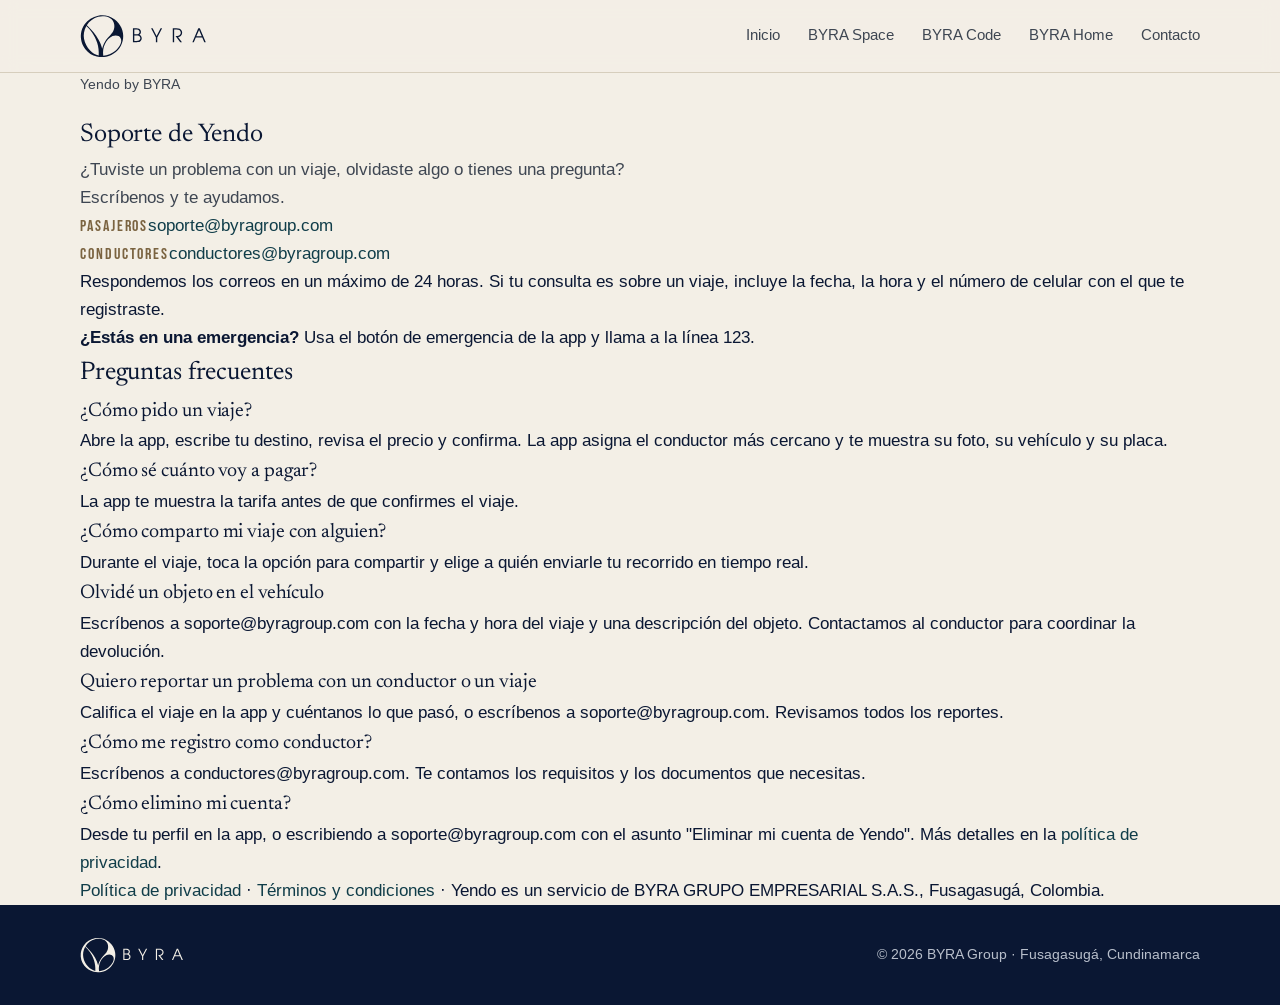
<file: yendo/soporte.html>
<!doctype html>
<html lang="es">
<head>
<meta charset="utf-8">
<meta name="viewport" content="width=device-width, initial-scale=1, viewport-fit=cover">
<title>Soporte de Yendo</title>
<meta name="description" content="Ayuda y contacto para pasajeros y conductores de Yendo.">
<meta name="robots" content="noindex">
<meta name="theme-color" content="#0A1733">
<link rel="preconnect" href="https://fonts.googleapis.com"><link rel="preconnect" href="https://fonts.gstatic.com" crossorigin><link rel="stylesheet" href="https://fonts.googleapis.com/css2?family=Arimo:wght@400;700&family=Bebas+Neue&family=Jost:wght@400&family=Newsreader:opsz,wght@6..72,300;6..72,400&display=swap">
<link rel="stylesheet" href="../styles.css">
</head>
<body>
<svg width="0" height="0" style="position:absolute" aria-hidden="true"><defs><g id="lg-emb"><path d="M 796.76 626.03 C 808.17 616.90 817.67 605.66 824.49 592.77 C 831.28 579.93 835.85 563.07 827.92 550.09 C 825.17 545.57 821.29 542.13 816.61 539.66 C 805.89 534 793.20 534.84 782.09 539.36 C 762.48 547.34 747.18 566.91 738.17 585.65 C 727.58 607.64 725.42 629.05 728.33 653.06 C 753.12 651.54 777.64 641.33 796.76 626.03 M 702.11 651.35 C 703.45 626.67 700.41 602.04 693.21 578.37 C 686.57 556.89 676.49 536.66 663.49 518.34 C 653.83 504.71 642.96 492.12 630.79 480.66 C 623.72 492.98 619.22 506.08 616.97 519.87 C 615.07 531.45 615.15 543.01 617.23 554.55 C 621.73 579.94 634.63 604.17 652.47 622.64 C 665.77 636.42 682.97 647.55 702.11 651.35 M 754.71 549.62 L 767.34 535.57 C 771.75 530.68 776.13 525.99 780.05 520.69 C 788.53 509.23 792.73 495.27 792.40 481.00 C 792.05 465.87 786.72 450.78 775.18 440.79 C 763.93 431.04 748.50 426.44 733.80 424.91 C 722.06 423.67 710.53 424.55 699.14 427.66 C 672.06 435.07 648.18 452.72 633.26 476.47 L 642.50 485.35 C 653.05 495.48 662.88 506.24 672.18 517.60 C 682.79 530.57 692.30 544.33 700.54 558.92 C 710.19 576.01 717.88 594.16 722.22 613.28 C 723.42 607.81 724.51 602.90 726.25 597.82 C 731.53 581.44 743.25 562.37 754.71 549.62 M 745.11 658.27 C 727.09 661.74 708.60 661.39 690.88 657.29 C 664.65 651.22 641.43 636.31 624.92 615.10 C 615.25 602.67 607.83 588.62 603.47 573.41 C 599.10 558.19 597.60 542.32 599.51 526.56 C 601.90 506.73 609.31 487.80 620.67 471.53 C 639.08 445.14 667.01 427.23 698.66 421.46 C 732.63 415.26 767.45 422.68 794.88 444.01 C 811.19 456.70 824.35 473.14 833.00 491.93 C 837.54 501.80 840.64 512.25 842.23 522.84 C 848.37 563.84 832.55 605.10 800.88 631.68 C 784.93 645.07 765.88 654.28 745.11 658.27 "/></g><g id="lg-byra"><path transform="translate(891.63 574.51)" d="M 58.68 -22.87 C 58.68 -19.13 57.89 -15.59 56.31 -12.25 C 54.72 -8.90 52.46 -6.29 49.51 -4.42 C 46.56 -2.61 43.63 -1.42 40.71 -0.85 C 37.81 -0.28 34.23 0 29.98 0 L 7.98 0 L 7.98 -79.82 L 28.04 -79.82 C 40.70 -79.82 48.86 -75.47 52.53 -66.78 C 53.61 -64.18 54.15 -61.45 54.15 -58.57 C 54.15 -55.11 53.43 -52.14 52 -49.67 C 50.56 -47.19 48.36 -44.80 45.42 -42.5 C 49.51 -40.84 52.75 -38.25 55.12 -34.73 C 57.5 -31.21 58.68 -27.25 58.68 -22.87 Z M 46.17 -58.90 C 46.17 -62.20 45.05 -65.11 42.82 -67.64 C 40.02 -70.94 34.62 -72.59 26.64 -72.59 L 15.96 -72.59 L 15.96 -45.42 L 26 -45.42 C 32.32 -45.42 36.89 -46.17 39.70 -47.68 C 41.71 -48.75 43.28 -50.32 44.43 -52.37 C 45.59 -54.42 46.17 -56.60 46.17 -58.90 Z M 48.48 -14.67 C 49.96 -17.19 50.70 -19.92 50.70 -22.87 C 50.70 -25.82 49.83 -28.51 48.10 -30.95 C 46.37 -33.39 44.11 -35.20 41.31 -36.35 C 38.28 -37.57 33.11 -38.18 25.78 -38.18 L 15.96 -38.18 L 15.96 -7.23 L 27.18 -7.23 C 34.09 -7.23 39.12 -7.91 42.28 -9.28 C 44.94 -10.35 47.01 -12.14 48.48 -14.67 Z M 48.48 -14.67 "/><path transform="translate(1004.25 574.51)" d="M 63.85 -79.82 L 35.81 -26.64 L 35.81 0 L 27.82 0 L 27.82 -26.64 L 0.10 -79.82 L 8.95 -79.82 L 31.71 -35.06 L 55.12 -79.82 Z M 63.85 -79.82 "/><path transform="translate(1122.05 574.51)" d="M 61.70 -54.04 C 61.70 -47.35 59.43 -41.75 54.90 -37.21 C 50.37 -32.68 44.72 -30.20 37.96 -29.78 L 60.51 0 L 50.48 0 L 23.40 -36.14 C 32.32 -36.14 38.03 -36.53 40.56 -37.32 C 44.51 -38.54 47.70 -40.64 50.10 -43.62 C 52.51 -46.61 53.71 -50.16 53.71 -54.26 C 53.71 -57.35 52.92 -60.32 51.34 -63.15 C 49.75 -66 47.64 -68.14 44.98 -69.57 C 41.24 -71.58 36.06 -72.59 29.45 -72.59 L 15.53 -72.59 L 15.53 0 L 7.54 0 L 7.54 -79.82 L 27.82 -79.82 C 36.74 -79.82 43.28 -78.82 47.46 -76.81 C 51.92 -74.65 55.41 -71.56 57.92 -67.53 C 60.44 -63.5 61.70 -59.00 61.70 -54.04 Z M 61.70 -54.04 "/><path transform="translate(1241.47 574.51)" d="M 78.64 0 L 69.90 0 L 58.35 -26.85 L 21.25 -26.85 L 9.59 0 L 1.29 0 L 35.39 -79.82 L 44.34 -79.82 Z M 55.23 -34.09 L 39.90 -70.76 L 24.26 -34.09 Z M 55.23 -34.09 "/></g><g id="lg-desc"><path transform="translate(915.29 614.70)" d="M 17.56 -7.21 C 17.39 -5.08 16.50 -3.29 14.90 -1.85 C 13.30 -0.42 11.42 0.28 9.26 0.28 C 7.79 0.28 6.41 -0.07 5.12 -0.79 C 3.83 -1.51 2.79 -2.5 2.01 -3.75 C 1.23 -5.00 0.84 -6.37 0.84 -7.84 C 0.84 -10.11 1.67 -12.03 3.32 -13.60 C 4.99 -15.19 6.96 -15.98 9.25 -15.98 C 10.47 -15.98 11.64 -15.72 12.76 -15.21 C 13.89 -14.71 14.85 -14.00 15.65 -13.09 C 16.11 -12.58 16.45 -12.05 16.67 -11.51 L 14.85 -11.51 C 14.31 -12.45 13.53 -13.19 12.5 -13.73 C 11.46 -14.28 10.39 -14.56 9.26 -14.56 C 7.39 -14.56 5.78 -13.90 4.43 -12.59 C 3.09 -11.28 2.42 -9.69 2.42 -7.82 C 2.42 -5.94 3.09 -4.35 4.45 -3.06 C 5.81 -1.78 7.44 -1.14 9.34 -1.14 C 10.75 -1.14 12.07 -1.57 13.31 -2.45 C 14.55 -3.33 15.34 -4.45 15.68 -5.79 L 6.92 -5.79 L 6.92 -7.21 Z M 17.56 -7.21 "/><path transform="translate(944.41 614.70)" d="M 12.14 -10.62 C 12.14 -9.31 11.69 -8.20 10.79 -7.31 C 9.91 -6.42 8.80 -5.94 7.46 -5.85 L 11.90 0 L 9.93 0 L 4.60 -7.10 C 6.35 -7.10 7.48 -7.18 7.98 -7.34 C 8.75 -7.58 9.37 -7.99 9.84 -8.57 C 10.32 -9.17 10.56 -9.86 10.56 -10.67 C 10.56 -11.27 10.40 -11.85 10.09 -12.42 C 9.78 -12.98 9.37 -13.40 8.84 -13.68 C 8.11 -14.08 7.09 -14.28 5.79 -14.28 L 3.06 -14.28 L 3.06 0 L 1.48 0 L 1.48 -15.70 L 5.46 -15.70 C 7.22 -15.70 8.51 -15.50 9.34 -15.10 C 10.21 -14.67 10.89 -14.07 11.39 -13.28 C 11.89 -12.48 12.14 -11.60 12.14 -10.62 Z M 12.14 -10.62 "/><path transform="translate(967.91 614.70)" d="M 12.28 -5.92 C 12.28 -4.58 12.08 -3.5 11.68 -2.65 C 11.25 -1.70 10.61 -0.97 9.78 -0.46 C 8.94 0.03 8 0.28 6.93 0.28 C 5.87 0.28 4.92 0.03 4.09 -0.46 C 3.25 -0.97 2.62 -1.70 2.18 -2.65 C 1.78 -3.5 1.59 -4.58 1.59 -5.92 L 1.59 -15.70 L 3.15 -15.70 L 3.15 -5.92 C 3.15 -4.66 3.33 -3.71 3.68 -3.07 C 4.39 -1.78 5.47 -1.14 6.93 -1.14 C 8.39 -1.14 9.47 -1.78 10.18 -3.07 C 10.53 -3.71 10.71 -4.66 10.71 -5.92 L 10.71 -15.70 L 12.28 -15.70 Z M 12.28 -5.92 "/><path transform="translate(992.42 614.70)" d="M 10.01 -14.79 C 11.31 -13.89 11.96 -12.64 11.96 -11.01 C 11.96 -9.39 11.31 -8.12 10.01 -7.23 C 9.11 -6.62 7.76 -6.32 5.96 -6.32 L 3.15 -6.32 L 3.15 0 L 1.59 0 L 1.59 -15.70 L 5.96 -15.70 C 7.76 -15.70 9.11 -15.39 10.01 -14.79 Z M 8.57 -8.14 C 9.78 -8.72 10.39 -9.67 10.39 -11 C 10.39 -12.33 9.78 -13.28 8.57 -13.87 C 8.00 -14.14 7.10 -14.28 5.87 -14.28 L 3.15 -14.28 L 3.15 -7.75 L 5.87 -7.75 C 7.10 -7.75 8.00 -7.87 8.57 -8.14 Z M 8.57 -8.14 "/><path transform="translate(1015.60 614.70)" d="M 15.06 -13.59 C 16.70 -12.00 17.53 -10.09 17.53 -7.84 C 17.53 -5.60 16.70 -3.68 15.06 -2.09 C 13.42 -0.50 11.47 0.28 9.20 0.28 C 6.98 0.28 5.04 -0.50 3.39 -2.07 C 1.73 -3.66 0.90 -5.55 0.90 -7.76 C 0.90 -10.04 1.71 -11.98 3.32 -13.57 C 4.95 -15.17 6.91 -15.98 9.20 -15.98 C 11.47 -15.98 13.42 -15.18 15.06 -13.59 Z M 13.95 -3.10 C 15.28 -4.42 15.95 -5.99 15.95 -7.82 C 15.95 -9.67 15.28 -11.25 13.96 -12.57 C 12.64 -13.89 11.05 -14.56 9.20 -14.56 C 7.33 -14.56 5.75 -13.89 4.43 -12.56 C 3.13 -11.22 2.48 -9.62 2.48 -7.76 C 2.48 -5.95 3.14 -4.39 4.48 -3.09 C 5.82 -1.78 7.39 -1.14 9.20 -1.14 C 11.04 -1.14 12.62 -1.79 13.95 -3.10 Z M 13.95 -3.10 "/><path transform="translate(1061.14 614.70)" d="M 10.07 0 L 1.48 0 L 1.48 -15.70 L 10.07 -15.70 L 10.07 -14.28 L 3.06 -14.28 L 3.06 -8.64 L 9.84 -8.64 L 9.84 -7.21 L 3.06 -7.21 L 3.06 -1.42 L 10.07 -1.42 Z M 10.07 0 "/><path transform="translate(1083.13 614.70)" d="M 17.89 0 L 16.31 0 L 16.31 -13.98 L 16.28 -13.98 L 10.39 0 L 9.06 0 L 3.21 -13.98 L 3.18 -13.98 L 3.18 0 L 1.60 0 L 1.60 -15.70 L 4.03 -15.70 L 9.73 -2.32 L 15.46 -15.70 L 17.89 -15.70 Z M 17.89 0 "/><path transform="translate(1113.25 614.70)" d="M 10.01 -14.79 C 11.31 -13.89 11.96 -12.64 11.96 -11.01 C 11.96 -9.39 11.31 -8.12 10.01 -7.23 C 9.11 -6.62 7.76 -6.32 5.96 -6.32 L 3.15 -6.32 L 3.15 0 L 1.59 0 L 1.59 -15.70 L 5.96 -15.70 C 7.76 -15.70 9.11 -15.39 10.01 -14.79 Z M 8.57 -8.14 C 9.78 -8.72 10.39 -9.67 10.39 -11 C 10.39 -12.33 9.78 -13.28 8.57 -13.87 C 8.00 -14.14 7.10 -14.28 5.87 -14.28 L 3.15 -14.28 L 3.15 -7.75 L 5.87 -7.75 C 7.10 -7.75 8.00 -7.87 8.57 -8.14 Z M 8.57 -8.14 "/><path transform="translate(1136.42 614.70)" d="M 12.14 -10.62 C 12.14 -9.31 11.69 -8.20 10.79 -7.31 C 9.91 -6.42 8.80 -5.94 7.46 -5.85 L 11.90 0 L 9.93 0 L 4.60 -7.10 C 6.35 -7.10 7.48 -7.18 7.98 -7.34 C 8.75 -7.58 9.37 -7.99 9.84 -8.57 C 10.32 -9.17 10.56 -9.86 10.56 -10.67 C 10.56 -11.27 10.40 -11.85 10.09 -12.42 C 9.78 -12.98 9.37 -13.40 8.84 -13.68 C 8.11 -14.08 7.09 -14.28 5.79 -14.28 L 3.06 -14.28 L 3.06 0 L 1.48 0 L 1.48 -15.70 L 5.46 -15.70 C 7.22 -15.70 8.51 -15.50 9.34 -15.10 C 10.21 -14.67 10.89 -14.07 11.39 -13.28 C 11.89 -12.48 12.14 -11.60 12.14 -10.62 Z M 12.14 -10.62 "/><path transform="translate(1159.92 614.70)" d="M 10.07 0 L 1.48 0 L 1.48 -15.70 L 10.07 -15.70 L 10.07 -14.28 L 3.06 -14.28 L 3.06 -8.64 L 9.84 -8.64 L 9.84 -7.21 L 3.06 -7.21 L 3.06 -1.42 L 10.07 -1.42 Z M 10.07 0 "/><path transform="translate(1181.90 614.70)" d="M 10.03 -4.32 C 10.03 -3.02 9.56 -1.92 8.64 -1.04 C 7.71 -0.16 6.60 0.28 5.31 0.28 C 3.90 0.28 2.75 -0.14 1.84 -1 C 0.93 -1.86 0.47 -2.99 0.46 -4.39 L 2.03 -4.39 C 2.07 -3.41 2.38 -2.62 2.96 -2.03 C 3.55 -1.43 4.33 -1.14 5.31 -1.14 C 6.18 -1.14 6.92 -1.44 7.54 -2.04 C 8.16 -2.64 8.46 -3.39 8.46 -4.26 C 8.46 -5.21 8.15 -5.92 7.53 -6.40 C 6.90 -6.88 6.05 -7.28 4.96 -7.62 C 4.31 -7.82 3.77 -8.00 3.35 -8.17 C 2.94 -8.34 2.52 -8.58 2.10 -8.89 C 1.69 -9.20 1.38 -9.59 1.18 -10.06 C 0.98 -10.53 0.89 -11.10 0.89 -11.75 C 0.89 -12.96 1.31 -13.97 2.17 -14.78 C 3.02 -15.58 4.07 -15.98 5.31 -15.98 C 6.51 -15.98 7.54 -15.57 8.39 -14.75 C 9.23 -13.93 9.65 -12.92 9.65 -11.71 L 8.07 -11.71 C 8.07 -12.47 7.80 -13.14 7.26 -13.70 C 6.72 -14.27 6.07 -14.56 5.31 -14.56 C 4.50 -14.56 3.83 -14.30 3.28 -13.78 C 2.73 -13.25 2.46 -12.60 2.46 -11.81 C 2.46 -11.51 2.5 -11.25 2.56 -11.01 C 2.63 -10.78 2.75 -10.57 2.93 -10.39 C 3.11 -10.21 3.26 -10.06 3.40 -9.93 C 3.53 -9.82 3.76 -9.69 4.07 -9.56 C 4.39 -9.43 4.60 -9.34 4.73 -9.29 C 4.86 -9.25 5.12 -9.17 5.5 -9.06 C 5.87 -8.95 6.10 -8.89 6.20 -8.87 C 8.75 -8.09 10.03 -6.57 10.03 -4.32 Z M 10.03 -4.32 "/><path transform="translate(1203.09 614.70)" d="M 15.46 0 L 13.75 0 L 11.48 -5.28 L 4.18 -5.28 L 1.89 0 L 0.25 0 L 6.95 -15.70 L 8.71 -15.70 Z M 10.85 -6.70 L 7.84 -13.92 L 4.78 -6.70 Z M 10.85 -6.70 "/><path transform="translate(1229.40 614.70)" d="M 12.14 -10.62 C 12.14 -9.31 11.69 -8.20 10.79 -7.31 C 9.91 -6.42 8.80 -5.94 7.46 -5.85 L 11.90 0 L 9.93 0 L 4.60 -7.10 C 6.35 -7.10 7.48 -7.18 7.98 -7.34 C 8.75 -7.58 9.37 -7.99 9.84 -8.57 C 10.32 -9.17 10.56 -9.86 10.56 -10.67 C 10.56 -11.27 10.40 -11.85 10.09 -12.42 C 9.78 -12.98 9.37 -13.40 8.84 -13.68 C 8.11 -14.08 7.09 -14.28 5.79 -14.28 L 3.06 -14.28 L 3.06 0 L 1.48 0 L 1.48 -15.70 L 5.46 -15.70 C 7.22 -15.70 8.51 -15.50 9.34 -15.10 C 10.21 -14.67 10.89 -14.07 11.39 -13.28 C 11.89 -12.48 12.14 -11.60 12.14 -10.62 Z M 12.14 -10.62 "/><path transform="translate(1252.90 614.70)" d="M 3.18 0 L 1.60 0 L 1.60 -15.70 L 3.18 -15.70 Z M 3.18 0 "/><path transform="translate(1268.31 614.70)" d="M 15.46 0 L 13.75 0 L 11.48 -5.28 L 4.18 -5.28 L 1.89 0 L 0.25 0 L 6.95 -15.70 L 8.71 -15.70 Z M 10.85 -6.70 L 7.84 -13.92 L 4.78 -6.70 Z M 10.85 -6.70 "/><path transform="translate(1294.62 614.70)" d="M 9.79 0 L 1.73 0 L 1.73 -15.70 L 3.31 -15.70 L 3.31 -1.42 L 9.79 -1.42 Z M 9.79 0 "/></g>
<symbol id="flecha" viewBox="0 0 16 16"><path d="M2 8 H13 M9 4 L13 8 L9 12" fill="none" stroke="currentColor" stroke-width="1.6"/></symbol>
</defs></svg>
<header class="band top"><div class="wrap">
<a class="marca" href="../index.html" aria-label="BYRA Grupo Empresarial, ir al inicio"><svg class="logo-h" viewBox="594 412 732 254" fill="currentColor" role="img" aria-label="BYRA"><use href="#lg-emb"/><use href="#lg-byra"/></svg></a>
<nav aria-label="Principal"><a href="../index.html" class="opc">Inicio</a><a href="../space.html" >BYRA Space</a><a href="../software.html">BYRA Code</a><a href="../construccion.html">BYRA Home</a><a href="../index.html#contacto">Contacto</a></nav>
</div></header>
<main>
<section class="band legal"><div class="wrap">
<p class="migas">Yendo by BYRA</p>
<h1>Soporte de Yendo</h1>
<p class="lead">¿Tuviste un problema con un viaje, olvidaste algo o tienes una pregunta? Escríbenos y te ayudamos.</p>

<div class="contacto-soporte">
<div><span class="eyebrow">Pasajeros</span><span class="mail">soporte@byragroup.com</span></div>
<div><span class="eyebrow">Conductores</span><span class="mail">conductores@byragroup.com</span></div>
</div>
<p>Respondemos los correos en un máximo de 24 horas. Si tu consulta es sobre un viaje, incluye la fecha, la hora y el número de celular con el que te registraste.</p>
<p class="alerta"><strong>¿Estás en una emergencia?</strong> Usa el botón de emergencia de la app y llama a la línea 123.</p>

<h2>Preguntas frecuentes</h2>
<h3>¿Cómo pido un viaje?</h3>
<p>Abre la app, escribe tu destino, revisa el precio y confirma. La app asigna el conductor más cercano y te muestra su foto, su vehículo y su placa.</p>
<h3>¿Cómo sé cuánto voy a pagar?</h3>
<p>La app te muestra la tarifa antes de que confirmes el viaje.</p>
<h3>¿Cómo comparto mi viaje con alguien?</h3>
<p>Durante el viaje, toca la opción para compartir y elige a quién enviarle tu recorrido en tiempo real.</p>
<h3>Olvidé un objeto en el vehículo</h3>
<p>Escríbenos a soporte@byragroup.com con la fecha y hora del viaje y una descripción del objeto. Contactamos al conductor para coordinar la devolución.</p>
<h3>Quiero reportar un problema con un conductor o un viaje</h3>
<p>Califica el viaje en la app y cuéntanos lo que pasó, o escríbenos a soporte@byragroup.com. Revisamos todos los reportes.</p>
<h3>¿Cómo me registro como conductor?</h3>
<p>Escríbenos a conductores@byragroup.com. Te contamos los requisitos y los documentos que necesitas.</p>
<h3>¿Cómo elimino mi cuenta?</h3>
<p>Desde tu perfil en la app, o escribiendo a soporte@byragroup.com con el asunto "Eliminar mi cuenta de Yendo". Más detalles en la <a href="privacidad.html#eliminar-cuenta">política de privacidad</a>.</p>

<p class="pie-legal"><a href="privacidad.html">Política de privacidad</a> · <a href="terminos.html">Términos y condiciones</a> · Yendo es un servicio de BYRA GRUPO EMPRESARIAL S.A.S., Fusagasugá, Colombia.</p>
</div></section>
</main>
<footer class="band pie"><div class="wrap"><span class="marca"><svg class="logo-h" viewBox="594 412 732 254" fill="currentColor" role="img" aria-label="BYRA"><use href="#lg-emb"/><use href="#lg-byra"/></svg></span><span>© 2026 BYRA Group · Fusagasugá, Cundinamarca</span></div></footer>
</body>
</html>
</file>
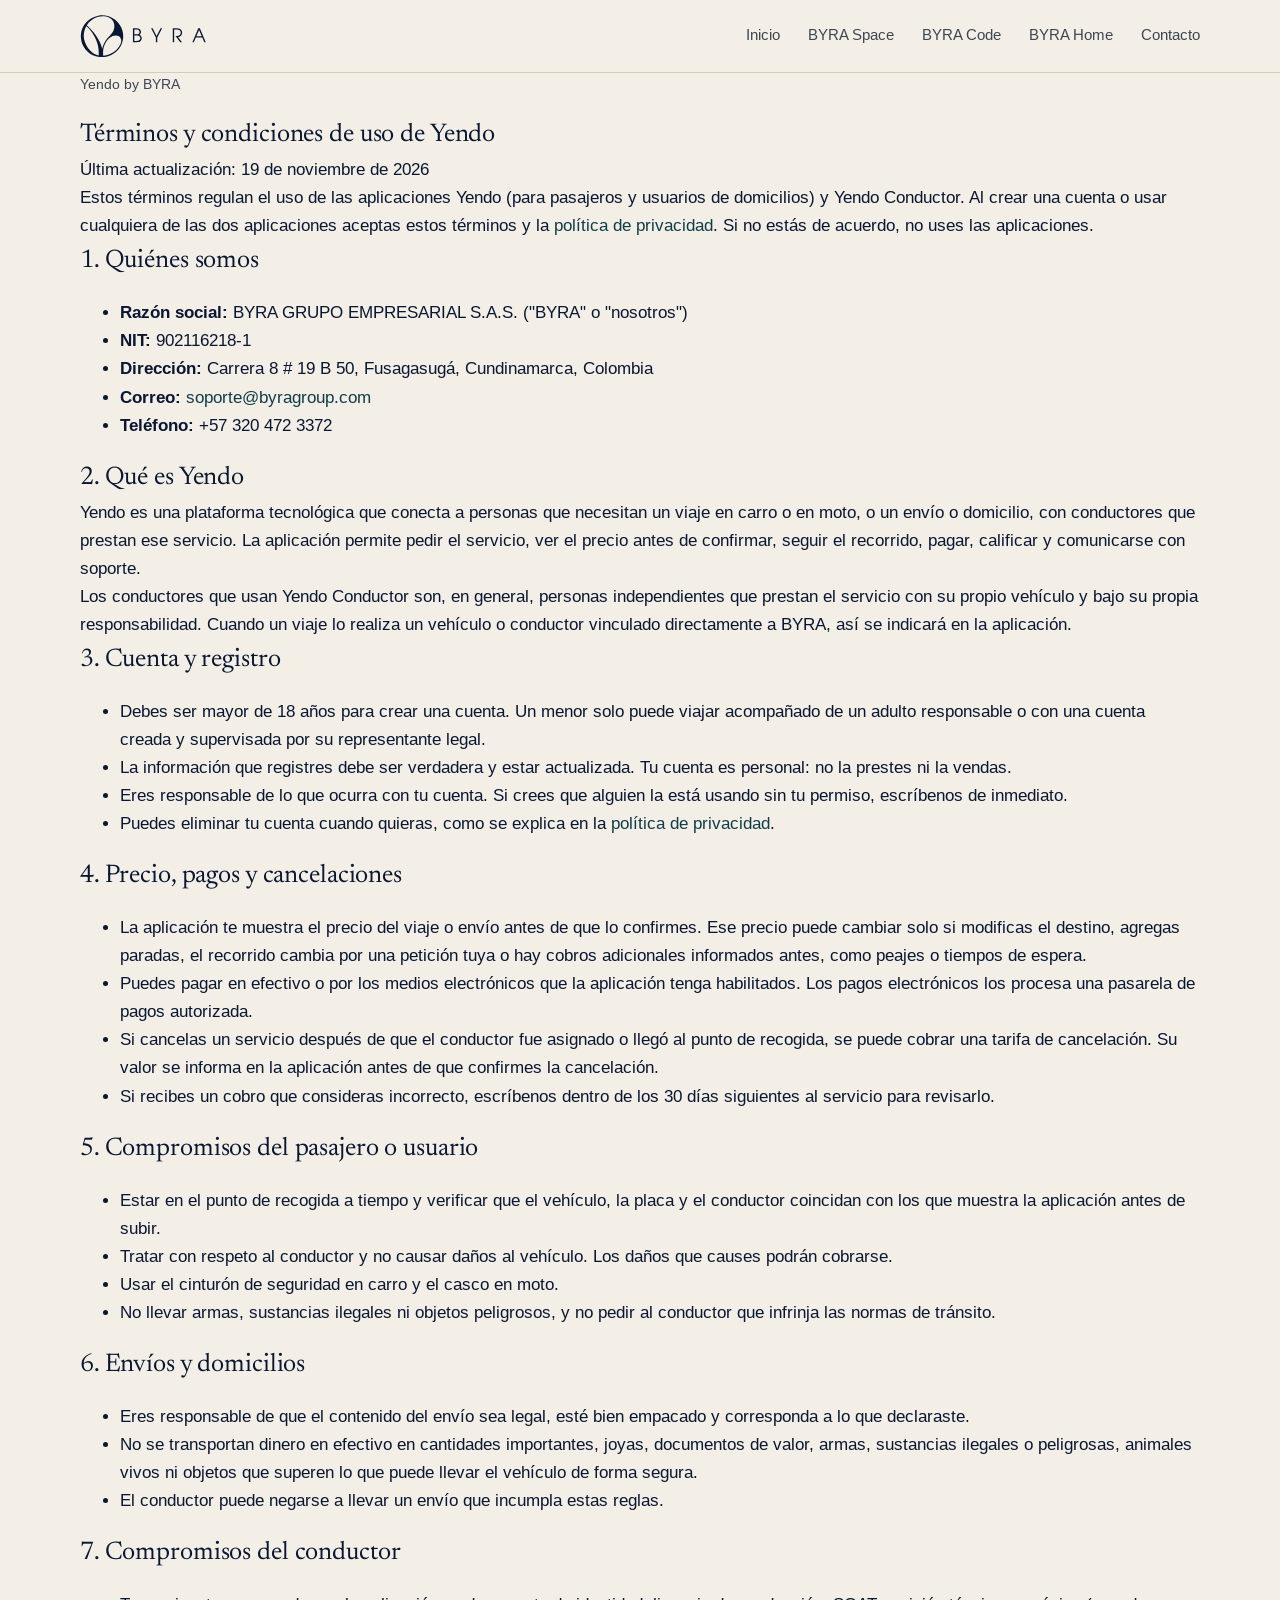
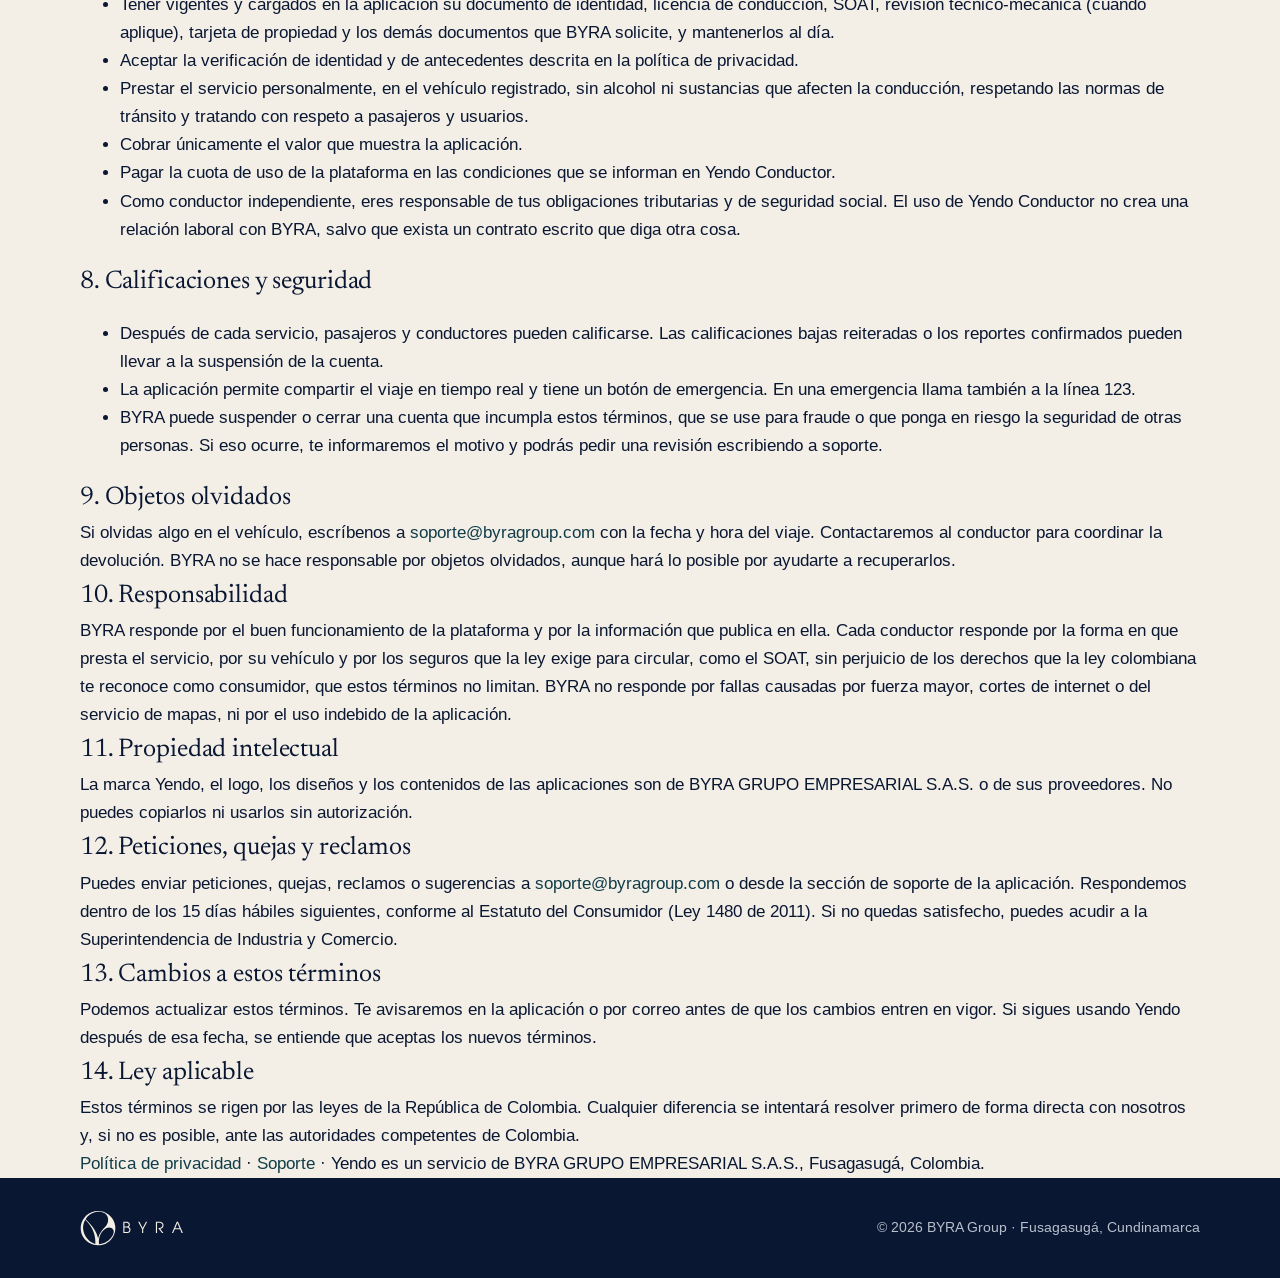
<file: yendo/terminos.html>
<!doctype html>
<html lang="es">
<head>
<meta charset="utf-8">
<meta name="viewport" content="width=device-width, initial-scale=1, viewport-fit=cover">
<title>Términos y condiciones de Yendo</title>
<meta name="description" content="Condiciones de uso de las aplicaciones Yendo y Yendo Conductor, de BYRA Grupo Empresarial.">
<meta name="robots" content="noindex">
<meta name="theme-color" content="#0A1733">
<link rel="preconnect" href="https://fonts.googleapis.com"><link rel="preconnect" href="https://fonts.gstatic.com" crossorigin><link rel="stylesheet" href="https://fonts.googleapis.com/css2?family=Arimo:wght@400;700&family=Bebas+Neue&family=Jost:wght@400&family=Newsreader:opsz,wght@6..72,300;6..72,400&display=swap">
<link rel="stylesheet" href="../styles.css">
</head>
<body>
<svg width="0" height="0" style="position:absolute" aria-hidden="true"><defs><g id="lg-emb"><path d="M 796.76 626.03 C 808.17 616.90 817.67 605.66 824.49 592.77 C 831.28 579.93 835.85 563.07 827.92 550.09 C 825.17 545.57 821.29 542.13 816.61 539.66 C 805.89 534 793.20 534.84 782.09 539.36 C 762.48 547.34 747.18 566.91 738.17 585.65 C 727.58 607.64 725.42 629.05 728.33 653.06 C 753.12 651.54 777.64 641.33 796.76 626.03 M 702.11 651.35 C 703.45 626.67 700.41 602.04 693.21 578.37 C 686.57 556.89 676.49 536.66 663.49 518.34 C 653.83 504.71 642.96 492.12 630.79 480.66 C 623.72 492.98 619.22 506.08 616.97 519.87 C 615.07 531.45 615.15 543.01 617.23 554.55 C 621.73 579.94 634.63 604.17 652.47 622.64 C 665.77 636.42 682.97 647.55 702.11 651.35 M 754.71 549.62 L 767.34 535.57 C 771.75 530.68 776.13 525.99 780.05 520.69 C 788.53 509.23 792.73 495.27 792.40 481.00 C 792.05 465.87 786.72 450.78 775.18 440.79 C 763.93 431.04 748.50 426.44 733.80 424.91 C 722.06 423.67 710.53 424.55 699.14 427.66 C 672.06 435.07 648.18 452.72 633.26 476.47 L 642.50 485.35 C 653.05 495.48 662.88 506.24 672.18 517.60 C 682.79 530.57 692.30 544.33 700.54 558.92 C 710.19 576.01 717.88 594.16 722.22 613.28 C 723.42 607.81 724.51 602.90 726.25 597.82 C 731.53 581.44 743.25 562.37 754.71 549.62 M 745.11 658.27 C 727.09 661.74 708.60 661.39 690.88 657.29 C 664.65 651.22 641.43 636.31 624.92 615.10 C 615.25 602.67 607.83 588.62 603.47 573.41 C 599.10 558.19 597.60 542.32 599.51 526.56 C 601.90 506.73 609.31 487.80 620.67 471.53 C 639.08 445.14 667.01 427.23 698.66 421.46 C 732.63 415.26 767.45 422.68 794.88 444.01 C 811.19 456.70 824.35 473.14 833.00 491.93 C 837.54 501.80 840.64 512.25 842.23 522.84 C 848.37 563.84 832.55 605.10 800.88 631.68 C 784.93 645.07 765.88 654.28 745.11 658.27 "/></g><g id="lg-byra"><path transform="translate(891.63 574.51)" d="M 58.68 -22.87 C 58.68 -19.13 57.89 -15.59 56.31 -12.25 C 54.72 -8.90 52.46 -6.29 49.51 -4.42 C 46.56 -2.61 43.63 -1.42 40.71 -0.85 C 37.81 -0.28 34.23 0 29.98 0 L 7.98 0 L 7.98 -79.82 L 28.04 -79.82 C 40.70 -79.82 48.86 -75.47 52.53 -66.78 C 53.61 -64.18 54.15 -61.45 54.15 -58.57 C 54.15 -55.11 53.43 -52.14 52 -49.67 C 50.56 -47.19 48.36 -44.80 45.42 -42.5 C 49.51 -40.84 52.75 -38.25 55.12 -34.73 C 57.5 -31.21 58.68 -27.25 58.68 -22.87 Z M 46.17 -58.90 C 46.17 -62.20 45.05 -65.11 42.82 -67.64 C 40.02 -70.94 34.62 -72.59 26.64 -72.59 L 15.96 -72.59 L 15.96 -45.42 L 26 -45.42 C 32.32 -45.42 36.89 -46.17 39.70 -47.68 C 41.71 -48.75 43.28 -50.32 44.43 -52.37 C 45.59 -54.42 46.17 -56.60 46.17 -58.90 Z M 48.48 -14.67 C 49.96 -17.19 50.70 -19.92 50.70 -22.87 C 50.70 -25.82 49.83 -28.51 48.10 -30.95 C 46.37 -33.39 44.11 -35.20 41.31 -36.35 C 38.28 -37.57 33.11 -38.18 25.78 -38.18 L 15.96 -38.18 L 15.96 -7.23 L 27.18 -7.23 C 34.09 -7.23 39.12 -7.91 42.28 -9.28 C 44.94 -10.35 47.01 -12.14 48.48 -14.67 Z M 48.48 -14.67 "/><path transform="translate(1004.25 574.51)" d="M 63.85 -79.82 L 35.81 -26.64 L 35.81 0 L 27.82 0 L 27.82 -26.64 L 0.10 -79.82 L 8.95 -79.82 L 31.71 -35.06 L 55.12 -79.82 Z M 63.85 -79.82 "/><path transform="translate(1122.05 574.51)" d="M 61.70 -54.04 C 61.70 -47.35 59.43 -41.75 54.90 -37.21 C 50.37 -32.68 44.72 -30.20 37.96 -29.78 L 60.51 0 L 50.48 0 L 23.40 -36.14 C 32.32 -36.14 38.03 -36.53 40.56 -37.32 C 44.51 -38.54 47.70 -40.64 50.10 -43.62 C 52.51 -46.61 53.71 -50.16 53.71 -54.26 C 53.71 -57.35 52.92 -60.32 51.34 -63.15 C 49.75 -66 47.64 -68.14 44.98 -69.57 C 41.24 -71.58 36.06 -72.59 29.45 -72.59 L 15.53 -72.59 L 15.53 0 L 7.54 0 L 7.54 -79.82 L 27.82 -79.82 C 36.74 -79.82 43.28 -78.82 47.46 -76.81 C 51.92 -74.65 55.41 -71.56 57.92 -67.53 C 60.44 -63.5 61.70 -59.00 61.70 -54.04 Z M 61.70 -54.04 "/><path transform="translate(1241.47 574.51)" d="M 78.64 0 L 69.90 0 L 58.35 -26.85 L 21.25 -26.85 L 9.59 0 L 1.29 0 L 35.39 -79.82 L 44.34 -79.82 Z M 55.23 -34.09 L 39.90 -70.76 L 24.26 -34.09 Z M 55.23 -34.09 "/></g><g id="lg-desc"><path transform="translate(915.29 614.70)" d="M 17.56 -7.21 C 17.39 -5.08 16.50 -3.29 14.90 -1.85 C 13.30 -0.42 11.42 0.28 9.26 0.28 C 7.79 0.28 6.41 -0.07 5.12 -0.79 C 3.83 -1.51 2.79 -2.5 2.01 -3.75 C 1.23 -5.00 0.84 -6.37 0.84 -7.84 C 0.84 -10.11 1.67 -12.03 3.32 -13.60 C 4.99 -15.19 6.96 -15.98 9.25 -15.98 C 10.47 -15.98 11.64 -15.72 12.76 -15.21 C 13.89 -14.71 14.85 -14.00 15.65 -13.09 C 16.11 -12.58 16.45 -12.05 16.67 -11.51 L 14.85 -11.51 C 14.31 -12.45 13.53 -13.19 12.5 -13.73 C 11.46 -14.28 10.39 -14.56 9.26 -14.56 C 7.39 -14.56 5.78 -13.90 4.43 -12.59 C 3.09 -11.28 2.42 -9.69 2.42 -7.82 C 2.42 -5.94 3.09 -4.35 4.45 -3.06 C 5.81 -1.78 7.44 -1.14 9.34 -1.14 C 10.75 -1.14 12.07 -1.57 13.31 -2.45 C 14.55 -3.33 15.34 -4.45 15.68 -5.79 L 6.92 -5.79 L 6.92 -7.21 Z M 17.56 -7.21 "/><path transform="translate(944.41 614.70)" d="M 12.14 -10.62 C 12.14 -9.31 11.69 -8.20 10.79 -7.31 C 9.91 -6.42 8.80 -5.94 7.46 -5.85 L 11.90 0 L 9.93 0 L 4.60 -7.10 C 6.35 -7.10 7.48 -7.18 7.98 -7.34 C 8.75 -7.58 9.37 -7.99 9.84 -8.57 C 10.32 -9.17 10.56 -9.86 10.56 -10.67 C 10.56 -11.27 10.40 -11.85 10.09 -12.42 C 9.78 -12.98 9.37 -13.40 8.84 -13.68 C 8.11 -14.08 7.09 -14.28 5.79 -14.28 L 3.06 -14.28 L 3.06 0 L 1.48 0 L 1.48 -15.70 L 5.46 -15.70 C 7.22 -15.70 8.51 -15.50 9.34 -15.10 C 10.21 -14.67 10.89 -14.07 11.39 -13.28 C 11.89 -12.48 12.14 -11.60 12.14 -10.62 Z M 12.14 -10.62 "/><path transform="translate(967.91 614.70)" d="M 12.28 -5.92 C 12.28 -4.58 12.08 -3.5 11.68 -2.65 C 11.25 -1.70 10.61 -0.97 9.78 -0.46 C 8.94 0.03 8 0.28 6.93 0.28 C 5.87 0.28 4.92 0.03 4.09 -0.46 C 3.25 -0.97 2.62 -1.70 2.18 -2.65 C 1.78 -3.5 1.59 -4.58 1.59 -5.92 L 1.59 -15.70 L 3.15 -15.70 L 3.15 -5.92 C 3.15 -4.66 3.33 -3.71 3.68 -3.07 C 4.39 -1.78 5.47 -1.14 6.93 -1.14 C 8.39 -1.14 9.47 -1.78 10.18 -3.07 C 10.53 -3.71 10.71 -4.66 10.71 -5.92 L 10.71 -15.70 L 12.28 -15.70 Z M 12.28 -5.92 "/><path transform="translate(992.42 614.70)" d="M 10.01 -14.79 C 11.31 -13.89 11.96 -12.64 11.96 -11.01 C 11.96 -9.39 11.31 -8.12 10.01 -7.23 C 9.11 -6.62 7.76 -6.32 5.96 -6.32 L 3.15 -6.32 L 3.15 0 L 1.59 0 L 1.59 -15.70 L 5.96 -15.70 C 7.76 -15.70 9.11 -15.39 10.01 -14.79 Z M 8.57 -8.14 C 9.78 -8.72 10.39 -9.67 10.39 -11 C 10.39 -12.33 9.78 -13.28 8.57 -13.87 C 8.00 -14.14 7.10 -14.28 5.87 -14.28 L 3.15 -14.28 L 3.15 -7.75 L 5.87 -7.75 C 7.10 -7.75 8.00 -7.87 8.57 -8.14 Z M 8.57 -8.14 "/><path transform="translate(1015.60 614.70)" d="M 15.06 -13.59 C 16.70 -12.00 17.53 -10.09 17.53 -7.84 C 17.53 -5.60 16.70 -3.68 15.06 -2.09 C 13.42 -0.50 11.47 0.28 9.20 0.28 C 6.98 0.28 5.04 -0.50 3.39 -2.07 C 1.73 -3.66 0.90 -5.55 0.90 -7.76 C 0.90 -10.04 1.71 -11.98 3.32 -13.57 C 4.95 -15.17 6.91 -15.98 9.20 -15.98 C 11.47 -15.98 13.42 -15.18 15.06 -13.59 Z M 13.95 -3.10 C 15.28 -4.42 15.95 -5.99 15.95 -7.82 C 15.95 -9.67 15.28 -11.25 13.96 -12.57 C 12.64 -13.89 11.05 -14.56 9.20 -14.56 C 7.33 -14.56 5.75 -13.89 4.43 -12.56 C 3.13 -11.22 2.48 -9.62 2.48 -7.76 C 2.48 -5.95 3.14 -4.39 4.48 -3.09 C 5.82 -1.78 7.39 -1.14 9.20 -1.14 C 11.04 -1.14 12.62 -1.79 13.95 -3.10 Z M 13.95 -3.10 "/><path transform="translate(1061.14 614.70)" d="M 10.07 0 L 1.48 0 L 1.48 -15.70 L 10.07 -15.70 L 10.07 -14.28 L 3.06 -14.28 L 3.06 -8.64 L 9.84 -8.64 L 9.84 -7.21 L 3.06 -7.21 L 3.06 -1.42 L 10.07 -1.42 Z M 10.07 0 "/><path transform="translate(1083.13 614.70)" d="M 17.89 0 L 16.31 0 L 16.31 -13.98 L 16.28 -13.98 L 10.39 0 L 9.06 0 L 3.21 -13.98 L 3.18 -13.98 L 3.18 0 L 1.60 0 L 1.60 -15.70 L 4.03 -15.70 L 9.73 -2.32 L 15.46 -15.70 L 17.89 -15.70 Z M 17.89 0 "/><path transform="translate(1113.25 614.70)" d="M 10.01 -14.79 C 11.31 -13.89 11.96 -12.64 11.96 -11.01 C 11.96 -9.39 11.31 -8.12 10.01 -7.23 C 9.11 -6.62 7.76 -6.32 5.96 -6.32 L 3.15 -6.32 L 3.15 0 L 1.59 0 L 1.59 -15.70 L 5.96 -15.70 C 7.76 -15.70 9.11 -15.39 10.01 -14.79 Z M 8.57 -8.14 C 9.78 -8.72 10.39 -9.67 10.39 -11 C 10.39 -12.33 9.78 -13.28 8.57 -13.87 C 8.00 -14.14 7.10 -14.28 5.87 -14.28 L 3.15 -14.28 L 3.15 -7.75 L 5.87 -7.75 C 7.10 -7.75 8.00 -7.87 8.57 -8.14 Z M 8.57 -8.14 "/><path transform="translate(1136.42 614.70)" d="M 12.14 -10.62 C 12.14 -9.31 11.69 -8.20 10.79 -7.31 C 9.91 -6.42 8.80 -5.94 7.46 -5.85 L 11.90 0 L 9.93 0 L 4.60 -7.10 C 6.35 -7.10 7.48 -7.18 7.98 -7.34 C 8.75 -7.58 9.37 -7.99 9.84 -8.57 C 10.32 -9.17 10.56 -9.86 10.56 -10.67 C 10.56 -11.27 10.40 -11.85 10.09 -12.42 C 9.78 -12.98 9.37 -13.40 8.84 -13.68 C 8.11 -14.08 7.09 -14.28 5.79 -14.28 L 3.06 -14.28 L 3.06 0 L 1.48 0 L 1.48 -15.70 L 5.46 -15.70 C 7.22 -15.70 8.51 -15.50 9.34 -15.10 C 10.21 -14.67 10.89 -14.07 11.39 -13.28 C 11.89 -12.48 12.14 -11.60 12.14 -10.62 Z M 12.14 -10.62 "/><path transform="translate(1159.92 614.70)" d="M 10.07 0 L 1.48 0 L 1.48 -15.70 L 10.07 -15.70 L 10.07 -14.28 L 3.06 -14.28 L 3.06 -8.64 L 9.84 -8.64 L 9.84 -7.21 L 3.06 -7.21 L 3.06 -1.42 L 10.07 -1.42 Z M 10.07 0 "/><path transform="translate(1181.90 614.70)" d="M 10.03 -4.32 C 10.03 -3.02 9.56 -1.92 8.64 -1.04 C 7.71 -0.16 6.60 0.28 5.31 0.28 C 3.90 0.28 2.75 -0.14 1.84 -1 C 0.93 -1.86 0.47 -2.99 0.46 -4.39 L 2.03 -4.39 C 2.07 -3.41 2.38 -2.62 2.96 -2.03 C 3.55 -1.43 4.33 -1.14 5.31 -1.14 C 6.18 -1.14 6.92 -1.44 7.54 -2.04 C 8.16 -2.64 8.46 -3.39 8.46 -4.26 C 8.46 -5.21 8.15 -5.92 7.53 -6.40 C 6.90 -6.88 6.05 -7.28 4.96 -7.62 C 4.31 -7.82 3.77 -8.00 3.35 -8.17 C 2.94 -8.34 2.52 -8.58 2.10 -8.89 C 1.69 -9.20 1.38 -9.59 1.18 -10.06 C 0.98 -10.53 0.89 -11.10 0.89 -11.75 C 0.89 -12.96 1.31 -13.97 2.17 -14.78 C 3.02 -15.58 4.07 -15.98 5.31 -15.98 C 6.51 -15.98 7.54 -15.57 8.39 -14.75 C 9.23 -13.93 9.65 -12.92 9.65 -11.71 L 8.07 -11.71 C 8.07 -12.47 7.80 -13.14 7.26 -13.70 C 6.72 -14.27 6.07 -14.56 5.31 -14.56 C 4.50 -14.56 3.83 -14.30 3.28 -13.78 C 2.73 -13.25 2.46 -12.60 2.46 -11.81 C 2.46 -11.51 2.5 -11.25 2.56 -11.01 C 2.63 -10.78 2.75 -10.57 2.93 -10.39 C 3.11 -10.21 3.26 -10.06 3.40 -9.93 C 3.53 -9.82 3.76 -9.69 4.07 -9.56 C 4.39 -9.43 4.60 -9.34 4.73 -9.29 C 4.86 -9.25 5.12 -9.17 5.5 -9.06 C 5.87 -8.95 6.10 -8.89 6.20 -8.87 C 8.75 -8.09 10.03 -6.57 10.03 -4.32 Z M 10.03 -4.32 "/><path transform="translate(1203.09 614.70)" d="M 15.46 0 L 13.75 0 L 11.48 -5.28 L 4.18 -5.28 L 1.89 0 L 0.25 0 L 6.95 -15.70 L 8.71 -15.70 Z M 10.85 -6.70 L 7.84 -13.92 L 4.78 -6.70 Z M 10.85 -6.70 "/><path transform="translate(1229.40 614.70)" d="M 12.14 -10.62 C 12.14 -9.31 11.69 -8.20 10.79 -7.31 C 9.91 -6.42 8.80 -5.94 7.46 -5.85 L 11.90 0 L 9.93 0 L 4.60 -7.10 C 6.35 -7.10 7.48 -7.18 7.98 -7.34 C 8.75 -7.58 9.37 -7.99 9.84 -8.57 C 10.32 -9.17 10.56 -9.86 10.56 -10.67 C 10.56 -11.27 10.40 -11.85 10.09 -12.42 C 9.78 -12.98 9.37 -13.40 8.84 -13.68 C 8.11 -14.08 7.09 -14.28 5.79 -14.28 L 3.06 -14.28 L 3.06 0 L 1.48 0 L 1.48 -15.70 L 5.46 -15.70 C 7.22 -15.70 8.51 -15.50 9.34 -15.10 C 10.21 -14.67 10.89 -14.07 11.39 -13.28 C 11.89 -12.48 12.14 -11.60 12.14 -10.62 Z M 12.14 -10.62 "/><path transform="translate(1252.90 614.70)" d="M 3.18 0 L 1.60 0 L 1.60 -15.70 L 3.18 -15.70 Z M 3.18 0 "/><path transform="translate(1268.31 614.70)" d="M 15.46 0 L 13.75 0 L 11.48 -5.28 L 4.18 -5.28 L 1.89 0 L 0.25 0 L 6.95 -15.70 L 8.71 -15.70 Z M 10.85 -6.70 L 7.84 -13.92 L 4.78 -6.70 Z M 10.85 -6.70 "/><path transform="translate(1294.62 614.70)" d="M 9.79 0 L 1.73 0 L 1.73 -15.70 L 3.31 -15.70 L 3.31 -1.42 L 9.79 -1.42 Z M 9.79 0 "/></g>
<symbol id="flecha" viewBox="0 0 16 16"><path d="M2 8 H13 M9 4 L13 8 L9 12" fill="none" stroke="currentColor" stroke-width="1.6"/></symbol>
</defs></svg>
<header class="band top"><div class="wrap">
<a class="marca" href="../index.html" aria-label="BYRA Grupo Empresarial, ir al inicio"><svg class="logo-h" viewBox="594 412 732 254" fill="currentColor" role="img" aria-label="BYRA"><use href="#lg-emb"/><use href="#lg-byra"/></svg></a>
<nav aria-label="Principal"><a href="../index.html" class="opc">Inicio</a><a href="../space.html" >BYRA Space</a><a href="../software.html">BYRA Code</a><a href="../construccion.html">BYRA Home</a><a href="../index.html#contacto">Contacto</a></nav>
</div></header>
<main>
<section class="band legal"><div class="wrap">
<p class="migas">Yendo by BYRA</p>
<h1>Términos y condiciones de uso de Yendo</h1>
<p class="actualizado">Última actualización: 19 de noviembre de 2026</p>

<p>Estos términos regulan el uso de las aplicaciones Yendo (para pasajeros y usuarios de domicilios) y Yendo Conductor. Al crear una cuenta o usar cualquiera de las dos aplicaciones aceptas estos términos y la <a href="privacidad.html">política de privacidad</a>. Si no estás de acuerdo, no uses las aplicaciones.</p>

<h2>1. Quiénes somos</h2>
<ul class="datos-resp">
<li><strong>Razón social:</strong> BYRA GRUPO EMPRESARIAL S.A.S. ("BYRA" o "nosotros")</li>
<li><strong>NIT:</strong> 902116218-1</li>
<li><strong>Dirección:</strong> Carrera 8 # 19 B 50, Fusagasugá, Cundinamarca, Colombia</li>
<li><strong>Correo:</strong> <span class="mail">soporte@byragroup.com</span></li>
<li><strong>Teléfono:</strong> +57 320 472 3372</li>
</ul>

<h2>2. Qué es Yendo</h2>
<p>Yendo es una plataforma tecnológica que conecta a personas que necesitan un viaje en carro o en moto, o un envío o domicilio, con conductores que prestan ese servicio. La aplicación permite pedir el servicio, ver el precio antes de confirmar, seguir el recorrido, pagar, calificar y comunicarse con soporte.</p>
<p>Los conductores que usan Yendo Conductor son, en general, personas independientes que prestan el servicio con su propio vehículo y bajo su propia responsabilidad. Cuando un viaje lo realiza un vehículo o conductor vinculado directamente a BYRA, así se indicará en la aplicación.</p>

<h2>3. Cuenta y registro</h2>
<ul>
<li>Debes ser mayor de 18 años para crear una cuenta. Un menor solo puede viajar acompañado de un adulto responsable o con una cuenta creada y supervisada por su representante legal.</li>
<li>La información que registres debe ser verdadera y estar actualizada. Tu cuenta es personal: no la prestes ni la vendas.</li>
<li>Eres responsable de lo que ocurra con tu cuenta. Si crees que alguien la está usando sin tu permiso, escríbenos de inmediato.</li>
<li>Puedes eliminar tu cuenta cuando quieras, como se explica en la <a href="privacidad.html#eliminar-cuenta">política de privacidad</a>.</li>
</ul>

<h2>4. Precio, pagos y cancelaciones</h2>
<ul>
<li>La aplicación te muestra el precio del viaje o envío antes de que lo confirmes. Ese precio puede cambiar solo si modificas el destino, agregas paradas, el recorrido cambia por una petición tuya o hay cobros adicionales informados antes, como peajes o tiempos de espera.</li>
<li>Puedes pagar en efectivo o por los medios electrónicos que la aplicación tenga habilitados. Los pagos electrónicos los procesa una pasarela de pagos autorizada.</li>
<li>Si cancelas un servicio después de que el conductor fue asignado o llegó al punto de recogida, se puede cobrar una tarifa de cancelación. Su valor se informa en la aplicación antes de que confirmes la cancelación.</li>
<li>Si recibes un cobro que consideras incorrecto, escríbenos dentro de los 30 días siguientes al servicio para revisarlo.</li>
</ul>

<h2>5. Compromisos del pasajero o usuario</h2>
<ul>
<li>Estar en el punto de recogida a tiempo y verificar que el vehículo, la placa y el conductor coincidan con los que muestra la aplicación antes de subir.</li>
<li>Tratar con respeto al conductor y no causar daños al vehículo. Los daños que causes podrán cobrarse.</li>
<li>Usar el cinturón de seguridad en carro y el casco en moto.</li>
<li>No llevar armas, sustancias ilegales ni objetos peligrosos, y no pedir al conductor que infrinja las normas de tránsito.</li>
</ul>

<h2>6. Envíos y domicilios</h2>
<ul>
<li>Eres responsable de que el contenido del envío sea legal, esté bien empacado y corresponda a lo que declaraste.</li>
<li>No se transportan dinero en efectivo en cantidades importantes, joyas, documentos de valor, armas, sustancias ilegales o peligrosas, animales vivos ni objetos que superen lo que puede llevar el vehículo de forma segura.</li>
<li>El conductor puede negarse a llevar un envío que incumpla estas reglas.</li>
</ul>

<h2>7. Compromisos del conductor</h2>
<ul>
<li>Tener vigentes y cargados en la aplicación su documento de identidad, licencia de conducción, SOAT, revisión técnico-mecánica (cuando aplique), tarjeta de propiedad y los demás documentos que BYRA solicite, y mantenerlos al día.</li>
<li>Aceptar la verificación de identidad y de antecedentes descrita en la política de privacidad.</li>
<li>Prestar el servicio personalmente, en el vehículo registrado, sin alcohol ni sustancias que afecten la conducción, respetando las normas de tránsito y tratando con respeto a pasajeros y usuarios.</li>
<li>Cobrar únicamente el valor que muestra la aplicación.</li>
<li>Pagar la cuota de uso de la plataforma en las condiciones que se informan en Yendo Conductor.</li>
<li>Como conductor independiente, eres responsable de tus obligaciones tributarias y de seguridad social. El uso de Yendo Conductor no crea una relación laboral con BYRA, salvo que exista un contrato escrito que diga otra cosa.</li>
</ul>

<h2>8. Calificaciones y seguridad</h2>
<ul>
<li>Después de cada servicio, pasajeros y conductores pueden calificarse. Las calificaciones bajas reiteradas o los reportes confirmados pueden llevar a la suspensión de la cuenta.</li>
<li>La aplicación permite compartir el viaje en tiempo real y tiene un botón de emergencia. En una emergencia llama también a la línea 123.</li>
<li>BYRA puede suspender o cerrar una cuenta que incumpla estos términos, que se use para fraude o que ponga en riesgo la seguridad de otras personas. Si eso ocurre, te informaremos el motivo y podrás pedir una revisión escribiendo a soporte.</li>
</ul>

<h2>9. Objetos olvidados</h2>
<p>Si olvidas algo en el vehículo, escríbenos a <span class="mail">soporte@byragroup.com</span> con la fecha y hora del viaje. Contactaremos al conductor para coordinar la devolución. BYRA no se hace responsable por objetos olvidados, aunque hará lo posible por ayudarte a recuperarlos.</p>

<h2>10. Responsabilidad</h2>
<p>BYRA responde por el buen funcionamiento de la plataforma y por la información que publica en ella. Cada conductor responde por la forma en que presta el servicio, por su vehículo y por los seguros que la ley exige para circular, como el SOAT, sin perjuicio de los derechos que la ley colombiana te reconoce como consumidor, que estos términos no limitan. BYRA no responde por fallas causadas por fuerza mayor, cortes de internet o del servicio de mapas, ni por el uso indebido de la aplicación.</p>

<h2>11. Propiedad intelectual</h2>
<p>La marca Yendo, el logo, los diseños y los contenidos de las aplicaciones son de BYRA GRUPO EMPRESARIAL S.A.S. o de sus proveedores. No puedes copiarlos ni usarlos sin autorización.</p>

<h2>12. Peticiones, quejas y reclamos</h2>
<p>Puedes enviar peticiones, quejas, reclamos o sugerencias a <span class="mail">soporte@byragroup.com</span> o desde la sección de soporte de la aplicación. Respondemos dentro de los 15 días hábiles siguientes, conforme al Estatuto del Consumidor (Ley 1480 de 2011). Si no quedas satisfecho, puedes acudir a la Superintendencia de Industria y Comercio.</p>

<h2>13. Cambios a estos términos</h2>
<p>Podemos actualizar estos términos. Te avisaremos en la aplicación o por correo antes de que los cambios entren en vigor. Si sigues usando Yendo después de esa fecha, se entiende que aceptas los nuevos términos.</p>

<h2>14. Ley aplicable</h2>
<p>Estos términos se rigen por las leyes de la República de Colombia. Cualquier diferencia se intentará resolver primero de forma directa con nosotros y, si no es posible, ante las autoridades competentes de Colombia.</p>

<p class="pie-legal"><a href="privacidad.html">Política de privacidad</a> · <a href="soporte.html">Soporte</a> · Yendo es un servicio de BYRA GRUPO EMPRESARIAL S.A.S., Fusagasugá, Colombia.</p>
</div></section>
</main>
<footer class="band pie"><div class="wrap"><span class="marca"><svg class="logo-h" viewBox="594 412 732 254" fill="currentColor" role="img" aria-label="BYRA"><use href="#lg-emb"/><use href="#lg-byra"/></svg></span><span>© 2026 BYRA Group · Fusagasugá, Cundinamarca</span></div></footer>
</body>
</html>
</file>
<file: styles.css>
/* Sistema del BrandBook BYRA 2026: marfil y navy como base, petróleo para la acción, champagne solo como acento fino.
   La portada abre en una banda navy con la firma; cada submarca baja a su propia página sobre marfil. */
:root {
  --bg: #F3EFE6;          /* Warm Ivory */
  --surface: #FBF9F4;
  --alt: #EAE5D9;
  --fg: #0A1733;          /* BYRA Navy */
  --muted: #3E4652;       /* Graphite */
  --line: #D6CEBD;
  --accent: #103D49;      /* Deep Petrol */
  --accent-fg: #F3EFE6;
  --gold: #B59A68;        /* Champagne: líneas y detalles */
  --gold-ink: #7A6340;    /* Champagne legible sobre marfil */
  --ink-bg: #0A1733;      /* bandas navy */
  --ink-fg: #F3EFE6;
  --ink-muted: #B8BFCB;
  --ink-line: #24345A;
  --font-display: "Newsreader", "Times New Roman", Georgia, serif;
  --font-label: "Bebas Neue", "Arial Narrow", Arial, sans-serif;
  --font-body: "Arimo", Arial, "Helvetica Neue", sans-serif;
  --font-mark: "Jost", "Century Gothic", "Avenir", Arial, sans-serif;
  --gutter-l: max(16px, env(safe-area-inset-left, 0px));
  --gutter-r: max(16px, env(safe-area-inset-right, 0px));
  --max: 1120px;
  color-scheme: light;
  padding-top: env(safe-area-inset-top, 0px);
  padding-bottom: env(safe-area-inset-bottom, 0px);
}
* { box-sizing: border-box; }
html { scroll-behavior: smooth; }
html, body { margin: 0; }
img { max-width: 100%; display: block; }
[hidden] { display: none !important; }
body { background: var(--bg); color: var(--fg); font-family: var(--font-body); font-size: 1.0625rem; line-height: 1.65; -webkit-font-smoothing: antialiased; }
a { color: var(--accent); text-decoration: none; }
a:hover { color: var(--fg); }
a:focus-visible, button:focus-visible { outline: 2px solid var(--gold); outline-offset: 3px; border-radius: 2px; }
h1, h2, h3 { font-family: var(--font-display); font-weight: 400; margin: 0; text-wrap: balance; letter-spacing: -0.005em; }
p { margin: 0; }
.sr { position: absolute; width: 1px; height: 1px; overflow: hidden; clip: rect(0 0 0 0); white-space: nowrap; }
.band { padding-left: var(--gutter-l); padding-right: var(--gutter-r); }
.wrap { max-width: var(--max); margin: 0 auto; }
.alt { background: var(--alt); }
.eyebrow { font-family: var(--font-label); font-size: 1rem; letter-spacing: 0.12em; line-height: 1.2; color: var(--gold-ink); }
.lead { color: var(--muted); max-width: 62ch; }
.muted { color: var(--muted); }

/* Firma (provisional hasta tener el vector del emblema) */
.marca { display: inline-flex; flex-direction: column; align-items: center; gap: 2px; color: var(--fg); line-height: 1; }
.marca:hover { color: var(--fg); }
.marca-b { font-family: var(--font-mark); font-weight: 400; font-size: 1.375rem; letter-spacing: 0.42em; margin-right: -0.42em; }
.marca-d { font-family: var(--font-mark); font-size: 0.5rem; letter-spacing: 0.32em; margin-right: -0.32em; text-transform: uppercase; color: var(--muted); }

.logo-h { height: 44px; width: auto; display: block; }
.pie .logo-h { height: 36px; }

/* Encabezado */
body::before { content: ""; position: fixed; inset: 0 0 auto; height: env(safe-area-inset-top, 0px); z-index: 21; background: var(--bg); }
.top { position: sticky; top: env(safe-area-inset-top, 0px); z-index: 20; background: color-mix(in srgb, var(--bg) 94%, transparent); backdrop-filter: blur(8px); border-bottom: 1px solid var(--line); }
.top .wrap { display: flex; align-items: center; justify-content: space-between; gap: 12px 28px; padding-block: 14px; flex-wrap: wrap; }
.top nav { display: flex; gap: 4px clamp(14px, 2.2vw, 28px); flex-wrap: wrap; font-size: 0.9375rem; }
.top nav a { color: var(--muted); padding-block: 4px; border-bottom: 1px solid transparent; }
.top nav a:hover { color: var(--fg); }
.top nav a[aria-current="page"] { color: var(--fg); border-bottom-color: var(--gold); }

/* Botones */
.btn { display: inline-flex; align-items: center; justify-content: center; min-height: 48px; padding: 0 24px; border-radius: 2px; font-weight: 700; font-size: 0.9375rem; letter-spacing: 0.01em; transition: background .2s, color .2s, border-color .2s; }
.btn-solid { background: var(--accent); color: var(--accent-fg); }
.btn-solid:hover { background: var(--fg); color: var(--bg); }
.btn-line { border: 1px solid var(--muted); color: var(--fg); }
.btn-line:hover { border-color: var(--gold); color: var(--fg); }
.ctas { display: flex; gap: 12px; flex-wrap: wrap; }

/* Portada: banda navy */
.hero { position: relative; overflow: hidden; background: var(--ink-bg); color: var(--ink-fg); }
.hero .wrap { position: relative; display: flex; flex-direction: column; align-items: center; text-align: center; gap: 28px; padding-block: clamp(64px, 11vw, 112px) clamp(56px, 8vw, 88px); }
.marca-agua { position: absolute; right: -8%; top: 8%; width: min(520px, 68vw); height: auto; opacity: 0.06; color: var(--ink-fg); pointer-events: none; }
.firma-lg { display: flex; flex-direction: column; align-items: center; gap: 10px; color: var(--ink-fg); }
.firma-lg .marca-b { font-size: clamp(2.5rem, 7vw, 4.25rem); letter-spacing: 0.4em; margin-right: -0.4em; }
.firma-lg .marca-d { font-size: clamp(0.6875rem, 1.3vw, 0.875rem); color: var(--ink-muted); }
.firma-lg svg { width: clamp(200px, 28vw, 290px); height: auto; display: block; }
.firma-lg::after { content: ""; width: 56px; height: 1px; background: var(--gold); margin-top: 14px; }
.hero h1 { font-size: clamp(2.125rem, 4.8vw, 3.25rem); line-height: 1.1; max-width: 18ch; font-weight: 300; }
.hero p { color: var(--ink-muted); max-width: 56ch; }
.hero .ctas { justify-content: center; }
.hero .btn-solid { background: var(--ink-fg); color: var(--ink-bg); }
.hero .btn-solid:hover { background: var(--gold); color: var(--ink-bg); }
.hero .btn-line { border-color: var(--ink-muted); color: var(--ink-fg); }
.hero .btn-line:hover { border-color: var(--gold); color: var(--ink-fg); }
.tronco { display: none; }

/* Servicios */
.servicios .wrap { padding-block: 0 clamp(56px, 8vw, 96px); }
.arbol { display: block; width: 100%; height: auto; }
.arbol path.r { stroke: var(--line); stroke-width: 1.2; transition: stroke .25s, stroke-width .25s; }
.arbol path.r.on { stroke: var(--gold); stroke-width: 2; }
.arbol .t { stroke: var(--gold); }
.grid4 { display: grid; grid-template-columns: repeat(3, minmax(0, 1fr)); gap: 20px; margin-top: 16px; }
.svc { display: flex; flex-direction: column; gap: 10px; padding: 26px 22px; border: 1px solid var(--line); background: var(--surface); color: var(--fg); transition: border-color .2s, transform .2s; min-width: 0; }
.svc:hover, .svc:focus-visible { border-color: var(--gold); transform: translateY(-3px); color: var(--fg); }
.svc h3 { font-size: 1.75rem; }
.svc p { color: var(--muted); font-size: 0.95rem; }
.svc .mas { margin-top: auto; padding-top: 10px; font-size: 0.875rem; font-weight: 700; color: var(--accent); display: inline-flex; align-items: center; gap: 8px; }
.svc .mas svg { width: 14px; height: 14px; transition: transform .2s; }
.svc:hover .mas svg { transform: translateX(3px); }

/* Nosotros */
.dos-col { display: grid; grid-template-columns: minmax(0, 1fr) minmax(0, 1.1fr); gap: clamp(32px, 6vw, 88px); padding-block: clamp(72px, 10vw, 112px); }
.dos-col h2 { font-size: clamp(2rem, 3.8vw, 2.875rem); line-height: 1.15; font-weight: 300; }
.texto { display: flex; flex-direction: column; gap: 18px; color: var(--muted); max-width: 62ch; }
.mv { display: grid; grid-template-columns: repeat(2, minmax(0, 1fr)); gap: 28px; padding-top: 28px; border-top: 1px solid var(--gold); }
.mv h3 { font-family: var(--font-label); font-size: 1.125rem; font-weight: 400; letter-spacing: 0.12em; color: var(--fg); margin-bottom: 6px; }
.mv p { font-size: 0.95rem; }
.valores { display: flex; flex-wrap: wrap; gap: 8px; }
.valores span { border: 1px solid var(--line); padding: 4px 12px; border-radius: 999px; font-size: 0.8125rem; color: var(--fg); background: var(--surface); }

/* Página de servicio */
.cabecera .wrap { padding-block: clamp(56px, 9vw, 96px) clamp(48px, 7vw, 80px); display: grid; grid-template-columns: minmax(0, 1.3fr) minmax(0, 0.7fr); gap: 40px; align-items: center; }
.migas { font-size: 0.875rem; color: var(--muted); margin-bottom: 18px; }
.migas a { color: var(--muted); }
.migas a:hover { color: var(--fg); }
.cabecera h1 { font-size: clamp(2.375rem, 5.2vw, 3.6rem); line-height: 1.05; margin-bottom: 18px; font-weight: 300; }
.cabecera h1 span { display: block; font-family: var(--font-label); font-size: 0.36em; letter-spacing: 0.12em; color: var(--gold-ink); margin-top: 14px; font-weight: 400; }
.cabecera .lead { margin-bottom: 28px; }
.emblema { justify-self: center; width: min(240px, 60vw); aspect-ratio: 1; max-width: 100%; border: 1px solid var(--line); display: grid; place-items: center; background: var(--surface); }
.emblema svg { width: 56%; height: auto; }
.cabecera.con-foto .wrap { grid-template-columns: minmax(0, 1fr) minmax(0, 1fr); }
.foto-cab { margin: 0; border: 1px solid var(--line); overflow: hidden; aspect-ratio: 4 / 3; max-width: 100%; }
.foto-cab img { width: 100%; height: 100%; object-fit: cover; }
.cabecera.fondo { position: relative; background-color: var(--ink-bg); background-size: cover; background-position: 70% center; background-repeat: no-repeat; color: var(--ink-fg); }
.cabecera.fondo::before { content: ""; position: absolute; inset: 0; background: linear-gradient(90deg, rgba(10, 23, 51, 0.95) 0%, rgba(10, 23, 51, 0.88) 38%, rgba(10, 23, 51, 0.45) 66%, rgba(10, 23, 51, 0.08) 100%); }
.cabecera.fondo .wrap { position: relative; grid-template-columns: minmax(0, 1fr); padding-block: clamp(72px, 11vw, 136px); }
.cabecera.fondo .wrap > div { max-width: 600px; }
.cabecera.fondo .migas, .cabecera.fondo .migas a { color: var(--ink-muted); }
.cabecera.fondo h1 span { color: var(--gold); }
.cabecera.fondo .lead { color: var(--ink-muted); }
.cabecera.fondo .btn-solid { background: var(--ink-fg); color: var(--ink-bg); }
.cabecera.fondo .btn-solid:hover { background: var(--gold); color: var(--ink-bg); }
.cabecera.fondo .btn-line { border-color: var(--ink-muted); color: var(--ink-fg); }
.cabecera.fondo .btn-line:hover { border-color: var(--gold); }
.seccion .wrap { padding-block: clamp(64px, 9vw, 104px); display: flex; flex-direction: column; gap: 40px; }
.seccion h2 { font-size: clamp(1.875rem, 3.6vw, 2.625rem); line-height: 1.15; font-weight: 300; }
.feats { display: grid; grid-template-columns: repeat(3, minmax(0, 1fr)); gap: 36px; }
.feats.two { grid-template-columns: repeat(2, minmax(0, 1fr)); }
.feat { border-top: 1px solid var(--gold); padding-top: 20px; display: flex; flex-direction: column; gap: 8px; min-width: 0; }
.feat h3 { font-size: 1.375rem; }
.feat p { color: var(--muted); font-size: 0.975rem; }
.pasos { list-style: none; margin: 0; padding: 0; display: grid; grid-template-columns: repeat(var(--n, 3), minmax(0, 1fr)); gap: 28px; counter-reset: paso; }
.pasos li { counter-increment: paso; display: flex; flex-direction: column; gap: 8px; min-width: 0; }
.pasos li::before { content: counter(paso); width: 40px; height: 40px; border: 1px solid var(--gold); color: var(--gold-ink); display: grid; place-items: center; font-family: var(--font-label); font-size: 1.25rem; margin-bottom: 6px; }
.pasos h3 { font-size: 1.25rem; }
.pasos p { color: var(--muted); font-size: 0.95rem; }
.aviso { display: grid; grid-template-columns: minmax(0, 1fr) auto; gap: 24px; align-items: center; border: 1px solid var(--line); background: var(--surface); padding: 28px clamp(20px, 3vw, 36px); }
.aviso h3 { font-size: 1.5rem; margin-bottom: 6px; }
.aviso p { color: var(--muted); font-size: 0.975rem; max-width: 64ch; }
.mail { color: var(--accent); user-select: all; overflow-wrap: anywhere; }

/* Ficha de apartaestudio */
.ficha { display: grid; grid-template-columns: minmax(0, 1.25fr) minmax(0, 0.75fr); border: 1px solid var(--line); background: var(--surface); }
.galeria { display: grid; grid-template-columns: 2fr 1fr; grid-template-rows: 1fr 1fr; gap: 4px; min-width: 0; }
.galeria img { width: 100%; height: 100%; object-fit: cover; aspect-ratio: 4 / 3; }
.galeria img:first-child { grid-row: span 2; aspect-ratio: auto; }
.ficha-info { padding: 28px clamp(20px, 3vw, 32px); display: flex; flex-direction: column; gap: 14px; min-width: 0; }
.ficha-info h3 { font-size: 1.75rem; line-height: 1.15; }
.precio { display: flex; align-items: baseline; gap: 8px; flex-wrap: wrap; border-block: 1px solid var(--line); padding-block: 12px; }
.precio strong { font-family: var(--font-display); font-weight: 400; font-size: 2rem; font-variant-numeric: tabular-nums; }
.precio span { color: var(--muted); font-size: 0.9375rem; }
.datos { list-style: none; margin: 0; padding: 0; display: grid; grid-template-columns: repeat(2, minmax(0, 1fr)); gap: 6px 16px; color: var(--muted); font-size: 0.9375rem; }
.datos li { padding-left: 14px; position: relative; }
.datos li::before { content: ""; position: absolute; left: 0; top: 0.8em; width: 6px; height: 1px; background: var(--gold); }
.nota { font-size: 0.875rem; color: var(--muted); }

/* Reparto para propietarios */
.reparto { display: grid; grid-template-columns: 45fr 55fr; border: 1px solid var(--line); }
.reparto div { padding: 22px clamp(16px, 2.6vw, 28px); display: flex; flex-direction: column; gap: 6px; min-width: 0; background: var(--surface); }
.reparto div + div { background: var(--ink-bg); color: var(--ink-fg); }
.reparto b { font-family: var(--font-display); font-weight: 300; font-size: clamp(2.25rem, 5vw, 3rem); line-height: 1; font-variant-numeric: tabular-nums; }
.reparto b.txt { font-size: clamp(1.5rem, 3vw, 2rem); line-height: 1.15; }
.reparto span { font-family: var(--font-label); letter-spacing: 0.12em; font-size: 1rem; }
.reparto p { font-size: 0.9375rem; color: var(--muted); }
.reparto div + div p { color: var(--ink-muted); }

/* Contacto */
.contacto .wrap { padding-block: clamp(72px, 10vw, 104px); display: grid; grid-template-columns: minmax(0, 1fr) minmax(0, 1.2fr); gap: clamp(32px, 6vw, 80px); }
.contacto h2 { font-size: clamp(2.25rem, 4.2vw, 3rem); margin-bottom: 14px; font-weight: 300; }
.correos { display: grid; grid-template-columns: repeat(2, minmax(0, 1fr)); gap: 0 32px; }
.correo { display: flex; flex-direction: column; gap: 2px; padding-block: 16px; border-bottom: 1px solid var(--line); min-width: 0; }
.correo span { font-size: 0.8125rem; color: var(--muted); }
.correo a { overflow-wrap: anywhere; }
.correo .wa { font-size: 0.875rem; font-weight: 700; color: var(--accent); }
.lugar { grid-column: 1 / -1; color: var(--muted); font-size: 0.95rem; padding-top: 18px; }

/* Siguiente servicio */
.otros .wrap { padding-block: 48px; display: flex; flex-wrap: wrap; gap: 12px 28px; align-items: center; border-top: 1px solid var(--line); }
.otros a { color: var(--fg); font-family: var(--font-display); font-size: 1.5rem; }
.otros a:hover { color: var(--gold-ink); }

/* Pie */
.pie { background: var(--ink-bg); color: var(--ink-muted); }
.pie .wrap { display: flex; justify-content: space-between; align-items: center; gap: 16px; flex-wrap: wrap; padding-block: 32px; font-size: 0.875rem; }
.pie .marca { color: var(--ink-fg); }
.pie .marca-d { color: var(--ink-muted); }

@media (prefers-reduced-motion: reduce) { html { scroll-behavior: auto; } *, *::before { animation: none !important; transition: none !important; } }
@media (max-width: 900px) {
  .arbol { display: none; }
  .servicios .wrap { padding-top: clamp(40px, 8vw, 64px); }
  .dos-col, .contacto .wrap, .cabecera .wrap, .ficha, .aviso { grid-template-columns: minmax(0, 1fr); }
  .feats, .pasos { grid-template-columns: minmax(0, 1fr); }
  .emblema { display: none; }
  .cabecera.con-foto .wrap { grid-template-columns: minmax(0, 1fr); }
  .cabecera.fondo { background-position: 78% center; }
  .cabecera.fondo::before { background: linear-gradient(180deg, rgba(10, 23, 51, 0.9) 0%, rgba(10, 23, 51, 0.8) 100%); }
}
@media (max-width: 560px) {
  .grid4, .mv, .correos, .feats.two, .datos { grid-template-columns: minmax(0, 1fr); }
  .reparto { grid-template-columns: minmax(0, 1fr); }
  .galeria { grid-template-columns: 1fr 1fr; grid-template-rows: auto; }
  .galeria img:first-child { grid-column: span 2; grid-row: auto; aspect-ratio: 4 / 3; }
  .top nav a.opc { display: none; }
}
</file>
